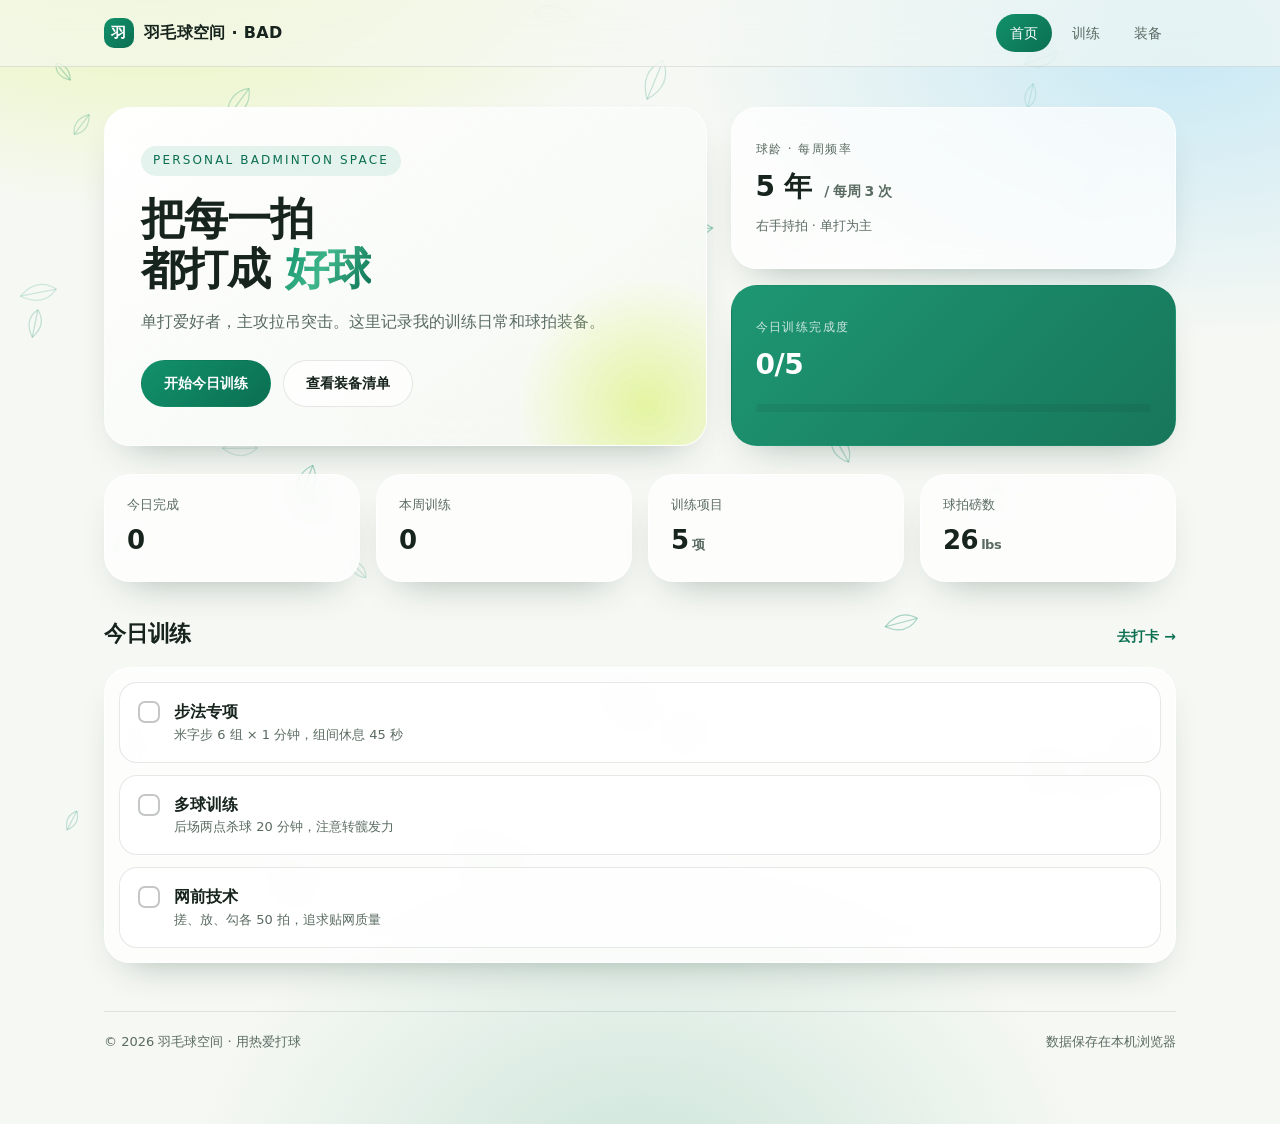
<file: index.html>
<!DOCTYPE html>
<html lang="zh-CN">
<head>
  <meta charset="UTF-8" />
  <meta name="viewport" content="width=device-width, initial-scale=1.0" />
  <title>个人羽毛球空间</title>
  <link rel="stylesheet" href="assets/css/style.css" />
</head>
<body data-page="index">
  <canvas id="bg-canvas"></canvas>

  <header class="nav">
    <div class="nav-inner">
      <a class="brand" href="index.html"><span class="dot">羽</span>羽毛球空间 · BAD</a>
      <nav class="nav-links">
        <a href="index.html">首页</a>
        <a href="training.html">训练</a>
        <a href="gear.html">装备</a>
      </nav>
    </div>
  </header>

  <main class="page">
    <section class="hero">
      <div class="card hero-main">
        <span class="eyebrow">Personal Badminton Space</span>
        <h1>把每一拍<br />都打成 <span class="accent">好球</span></h1>
        <p class="lead">单打爱好者，主攻拉吊突击。这里记录我的训练日常和球拍装备。</p>
        <div class="btn-row">
          <a class="btn btn-primary" href="training.html">开始今日训练</a>
          <a class="btn btn-ghost" href="gear.html">查看装备清单</a>
        </div>
      </div>

      <aside class="hero-side">
        <div class="card mini">
          <span class="label">球龄 · 每周频率</span>
          <div class="value">5 年 <small>/ 每周 3 次</small></div>
          <span class="hint">右手持拍 · 单打为主</span>
        </div>
        <div class="card mini accent">
          <span class="label">今日训练完成度</span>
          <div class="value" id="home-plan-progress">0/5</div>
          <div class="bar"><i id="home-plan-bar" style="width:0%"></i></div>
        </div>
      </aside>
    </section>

    <div class="grid-4">
      <div class="card stat">
        <div class="k">今日完成</div>
        <div class="v" id="stat-done">0<span>项</span></div>
      </div>
      <div class="card stat">
        <div class="k">本周训练</div>
        <div class="v" id="stat-week">0<span>天</span></div>
      </div>
      <div class="card stat">
        <div class="k">训练项目</div>
        <div class="v">5<span>项</span></div>
      </div>
      <div class="card stat">
        <div class="k">球拍磅数</div>
        <div class="v">26<span>lbs</span></div>
      </div>
    </div>

    <div class="section-head">
      <h2>今日训练</h2>
      <a class="link" href="training.html">去打卡 →</a>
    </div>
    <div class="card" style="overflow:hidden">
      <div class="plan-list" id="home-plan-list" style="padding:14px"></div>
    </div>

    <footer>
      <span>© 2026 羽毛球空间 · 用热爱打球</span>
      <span>数据保存在本机浏览器</span>
    </footer>
  </main>

  <script src="assets/js/store.js"></script>
  <script src="assets/js/main.js"></script>
</body>
</html>
</file>
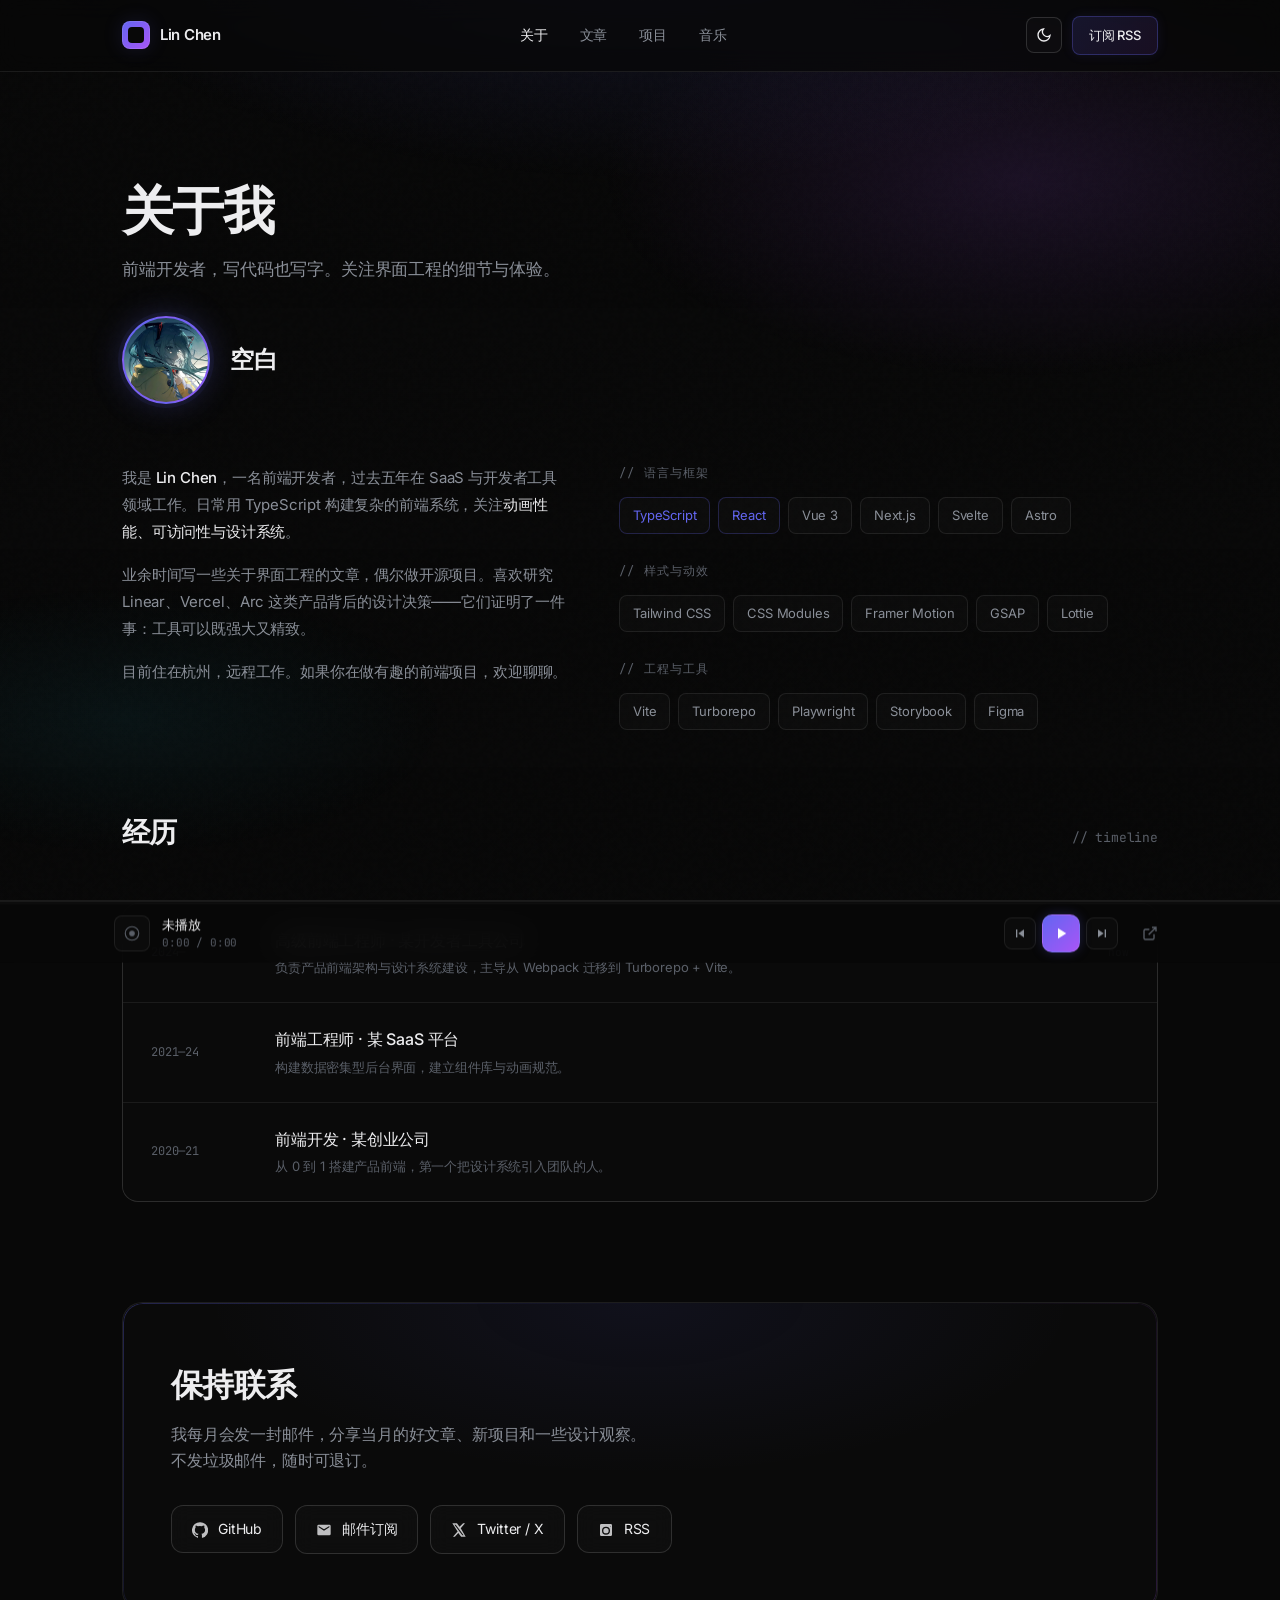
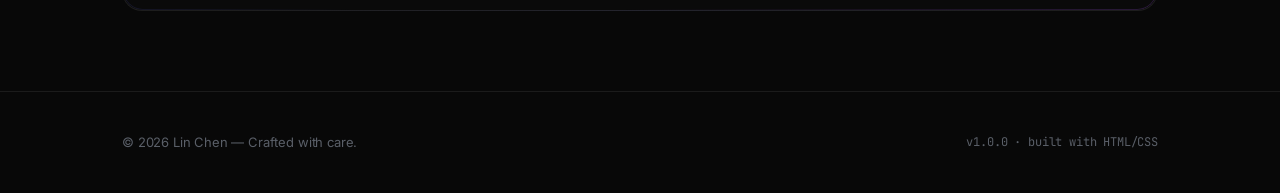
<file: about.html>
<!DOCTYPE html>
<html lang="zh-CN">
<head>
<meta charset="UTF-8">
<meta name="viewport" content="width=device-width, initial-scale=1.0">
<title>关于 — Lin Chen</title>
<link rel="preconnect" href="https://fonts.googleapis.com">
<link rel="preconnect" href="https://fonts.gstatic.com" crossorigin>
<link href="https://fonts.googleapis.com/css2?family=Inter:wght@300;400;500;600;700&family=JetBrains+Mono:wght@400;500&display=swap" rel="stylesheet">
<link rel="stylesheet" href="style.css">
<script>(function(){var t=localStorage.getItem('theme')||'dark';document.documentElement.setAttribute('data-theme',t);})();</script>
</head>
<body>

<div class="bg-scroll">
  <div class="bg-slide" style="background-image:url('img/背景.jpg')"></div>
  <div class="bg-slide" style="background-image:url('img/背景 (1).jpg')"></div>
  <div class="bg-slide" style="background-image:url('img/背景 (2).jpg')"></div>
  <div class="bg-slide" style="background-image:url('img/背景 (3).jpg')"></div>
  <div class="bg-slide" style="background-image:url('img/背景 (4).jpg')"></div>
  <div class="bg-slide" style="background-image:url('img/背景 (5).jpg')"></div>
  <div class="bg-slide" style="background-image:url('img/背景 (6).jpg')"></div>
  <div class="bg-slide" style="background-image:url('img/背景 (7).jpg')"></div>
</div>
<div class="bg-overlay"></div>

<nav class="nav">
  <div class="nav-inner">
    <a href="index.html" class="logo">
      <span class="logo-mark"></span>
      <span>Lin Chen</span>
    </a>
    <div class="nav-links">
      <a href="about.html" class="active">关于</a>
      <a href="posts.html">文章</a>
      <a href="projects.html">项目</a>
      <a href="music.html">音乐</a>

    </div>
    <div class="nav-right">
      <button class="theme-toggle" onclick="toggleTheme()" aria-label="切换主题">
        <svg class="moon" viewBox="0 0 24 24" fill="none" stroke="currentColor" stroke-width="2" stroke-linecap="round"><path d="M21 12.8A9 9 0 1 1 11.2 3a7 7 0 0 0 9.8 9.8z"/></svg>
        <svg class="sun" viewBox="0 0 24 24" fill="none" stroke="currentColor" stroke-width="2" stroke-linecap="round"><circle cx="12" cy="12" r="4"/><path d="M12 2v2M12 20v2M4.9 4.9l1.4 1.4M17.7 17.7l1.4 1.4M2 12h2M20 12h2M4.9 19.1l1.4-1.4M17.7 6.3l1.4-1.4"/></svg>
      </button>
      <a href="about.html#contact" class="nav-cta">订阅 RSS</a>
    </div>
  </div>
</nav>

<main>

  <section class="page-head">
    <div class="crumb">
      <a href="index.html"></a>
    </div>
    <h1>关于我</h1>
    <p class="sub">前端开发者，写代码也写字。关注界面工程的细节与体验。</p>
    <div style="display:flex;align-items:center;gap:20px;margin-top:32px;">
      <img src="img/头像.jpg" alt="Lin Chen" class="avatar lg ring">
      <span style="font-size:24px;font-weight:600;letter-spacing:-0.02em;color:var(--text);">空白</span>
    </div>
  </section>

  <section class="about reveal" id="about" style="margin-bottom: 80px;">
    <div class="about-grid">
      <div class="about-text">
        <p>我是 <strong>Lin Chen</strong>，一名前端开发者，过去五年在 SaaS 与开发者工具领域工作。日常用 TypeScript 构建复杂的前端系统，关注<strong>动画性能、可访问性与设计系统</strong>。</p>
        <p>业余时间写一些关于界面工程的文章，偶尔做开源项目。喜欢研究 Linear、Vercel、Arc 这类产品背后的设计决策——它们证明了一件事：工具可以既强大又精致。</p>
        <p>目前住在杭州，远程工作。如果你在做有趣的前端项目，欢迎聊聊。</p>
      </div>
      <div class="skill-groups">
        <div class="skill-group">
          <div class="sg-title">// 语言与框架</div>
          <div class="skill-tags">
            <span class="tag hot">TypeScript</span>
            <span class="tag hot">React</span>
            <span class="tag">Vue 3</span>
            <span class="tag">Next.js</span>
            <span class="tag">Svelte</span>
            <span class="tag">Astro</span>
          </div>
        </div>
        <div class="skill-group">
          <div class="sg-title">// 样式与动效</div>
          <div class="skill-tags">
            <span class="tag">Tailwind CSS</span>
            <span class="tag">CSS Modules</span>
            <span class="tag">Framer Motion</span>
            <span class="tag">GSAP</span>
            <span class="tag">Lottie</span>
          </div>
        </div>
        <div class="skill-group">
          <div class="sg-title">// 工程与工具</div>
          <div class="skill-tags">
            <span class="tag">Vite</span>
            <span class="tag">Turborepo</span>
            <span class="tag">Playwright</span>
            <span class="tag">Storybook</span>
            <span class="tag">Figma</span>
          </div>
        </div>
      </div>
    </div>
  </section>

  <section class="reveal" style="margin-bottom: 100px;">
    <div class="section-head">
      <h2>经历</h2>
      <span class="meta">// timeline</span>
    </div>
    <div class="post-list">
      <div class="post" style="cursor:default;">
        <span class="date">2024—</span>
        <div class="body">
          <div class="title">高级前端工程师 · 某开发者工具公司</div>
          <div class="desc">负责产品前端架构与设计系统建设，主导从 Webpack 迁移到 Turborepo + Vite。</div>
        </div>
        <span class="arrow mono" style="font-size:11px;color:var(--text-dim);">now</span>
      </div>
      <div class="post" style="cursor:default;">
        <span class="date">2021—24</span>
        <div class="body">
          <div class="title">前端工程师 · 某 SaaS 平台</div>
          <div class="desc">构建数据密集型后台界面，建立组件库与动画规范。</div>
        </div>
        <span class="arrow"></span>
      </div>
      <div class="post" style="cursor:default;">
        <span class="date">2020—21</span>
        <div class="body">
          <div class="title">前端开发 · 某创业公司</div>
          <div class="desc">从 0 到 1 搭建产品前端，第一个把设计系统引入团队的人。</div>
        </div>
        <span class="arrow"></span>
      </div>
    </div>
  </section>

  <section class="contact reveal" id="contact">
    <h2>保持联系</h2>
    <p>我每月会发一封邮件，分享当月的好文章、新项目和一些设计观察。不发垃圾邮件，随时可退订。</p>
    <div class="socials">
      <a href="#" class="social">
        <svg class="ic" viewBox="0 0 24 24" fill="currentColor"><path d="M12 .3a12 12 0 0 0-3.8 23.4c.6.1.8-.3.8-.6v-2c-3.3.7-4-1.6-4-1.6-.6-1.4-1.3-1.8-1.3-1.8-1-.7.1-.7.1-.7 1.2.1 1.8 1.2 1.8 1.2 1 1.8 2.8 1.3 3.5 1 .1-.8.4-1.3.7-1.6-2.7-.3-5.5-1.3-5.5-6 0-1.3.5-2.4 1.2-3.2-.1-.3-.5-1.5.1-3.2 0 0 1-.3 3.3 1.2a11.5 11.5 0 0 1 6 0C17.3 5 18.3 5.3 18.3 5.3c.6 1.7.2 2.9.1 3.2.8.8 1.2 1.9 1.2 3.2 0 4.6-2.8 5.7-5.5 6 .4.4.8 1.1.8 2.2v3.3c0 .3.2.7.8.6A12 12 0 0 0 12 .3"/></svg>
        GitHub
      </a>
      <a href="#" class="social">
        <svg class="ic" viewBox="0 0 24 24" fill="currentColor"><path d="M20 4H4a2 2 0 0 0-2 2v12a2 2 0 0 0 2 2h16a2 2 0 0 0 2-2V6a2 2 0 0 0-2-2zm0 4-8 5-8-5V6l8 5 8-5v2z"/></svg>
        邮件订阅
      </a>
      <a href="#" class="social">
        <svg class="ic" viewBox="0 0 24 24" fill="currentColor"><path d="M18.2 2H21l-6.4 7.3L22 22h-6.8l-4.3-5.6L5.8 22H3l6.9-7.9L2 2h6.9l3.9 5.2L18.2 2zm-1.2 18h1.9L7.1 4H5.1l11.9 16z"/></svg>
        Twitter / X
      </a>
      <a href="#" class="social">
        <svg class="ic" viewBox="0 0 24 24" fill="currentColor"><path d="M19 3a2 2 0 0 1 2 2v14a2 2 0 0 1-2 2H5a2 2 0 0 1-2-2V5a2 2 0 0 1 2-2h14m-7 4a6 6 0 1 0 0 12 6 6 0 0 0 0-12m0 2a4 4 0 1 1 0 8 4 4 0 0 1 0-8m6.5-3a.5.5 0 1 0 0 1 .5.5 0 0 0 0-1z"/></svg>
        RSS
      </a>
    </div>
  </section>

</main>

<footer>
  <div class="footer-inner">
    <span>© 2026 Lin Chen — Crafted with care.</span>
    <span class="mono">v1.0.0 · built with HTML/CSS</span>
  </div>
</footer>

<script src="player.js"></script>
<script>
  // 背景动画跨页面延续
  (function() {
    var D = 48000, slides = document.querySelectorAll('.bg-slide');
    if (!slides.length) return;
    var start = parseFloat(localStorage.getItem('bgAnimStart'));
    var now = Date.now();
    if (!start || isNaN(start)) { start = now; localStorage.setItem('bgAnimStart', String(start)); }
    var off = ((now - start) % D) / 1000;
    var base = [0, -6, -12, -18, -24, -30, -36, -42];
    slides.forEach(function(s, i) { s.style.animationDelay = (base[i] - off) + 's'; });
  })();

  const io = new IntersectionObserver((entries) => {
    entries.forEach(e => { if (e.isIntersecting) { e.target.classList.add('in'); io.unobserve(e.target); } });
  }, { threshold: 0.12 });
  document.querySelectorAll('.reveal').forEach(el => io.observe(el));
  let down = false;
  window.addEventListener('scroll', () => {
    const next = window.scrollY > 20;
    if (next !== down) {
      down = next;
      document.body.classList.toggle('scrolled', down);
    }
  }, { passive: true });

  function toggleTheme() {
    const cur = document.documentElement.getAttribute('data-theme');
    const next = cur === 'light' ? 'dark' : 'light';
    document.documentElement.setAttribute('data-theme', next);
    localStorage.setItem('theme', next);
  }
</script>

</body>
</html>
</file>
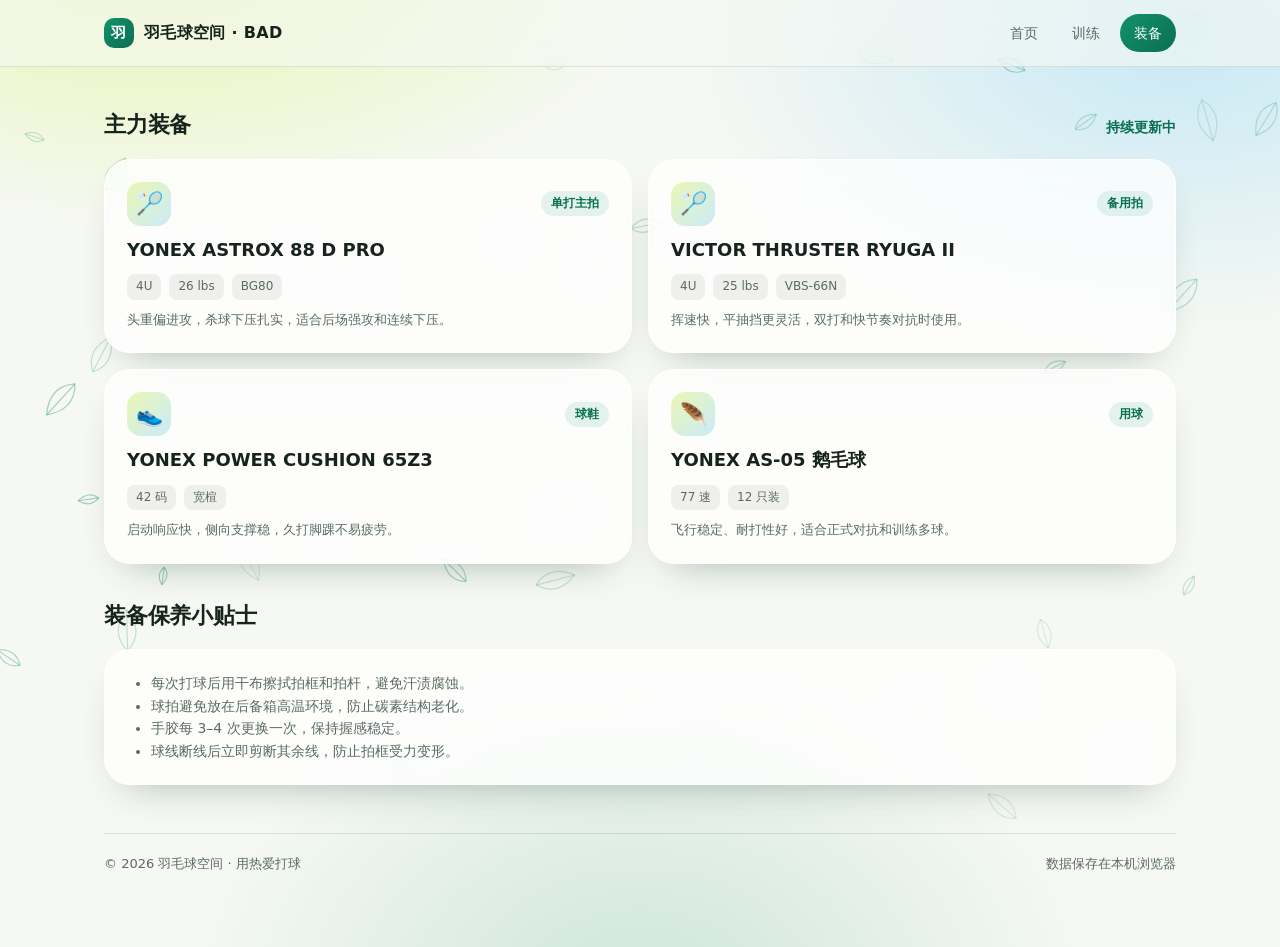
<file: gear.html>
<!DOCTYPE html>
<html lang="zh-CN">
<head>
  <meta charset="UTF-8" />
  <meta name="viewport" content="width=device-width, initial-scale=1.0" />
  <title>装备清单 · 羽毛球空间</title>
  <link rel="stylesheet" href="assets/css/style.css" />
</head>
<body data-page="gear">
  <canvas id="bg-canvas"></canvas>

  <header class="nav">
    <div class="nav-inner">
      <a class="brand" href="index.html"><span class="dot">羽</span>羽毛球空间 · BAD</a>
      <nav class="nav-links">
        <a href="index.html">首页</a>
        <a href="training.html">训练</a>
        <a href="gear.html">装备</a>
      </nav>
    </div>
  </header>

  <main class="page">
    <div class="section-head" style="margin-top:0">
      <h2>主力装备</h2>
      <span class="link">持续更新中</span>
    </div>

    <div class="grid-2">
      <div class="card gear-card">
        <div class="head">
          <div class="emoji-badge">🏸</div>
          <span class="tag">单打主拍</span>
        </div>
        <div class="name">YONEX ASTROX 88 D PRO</div>
        <div class="spec"><span>4U</span><span>26 lbs</span><span>BG80</span></div>
        <p>头重偏进攻，杀球下压扎实，适合后场强攻和连续下压。</p>
      </div>

      <div class="card gear-card">
        <div class="head">
          <div class="emoji-badge">🏸</div>
          <span class="tag">备用拍</span>
        </div>
        <div class="name">VICTOR THRUSTER RYUGA II</div>
        <div class="spec"><span>4U</span><span>25 lbs</span><span>VBS-66N</span></div>
        <p>挥速快，平抽挡更灵活，双打和快节奏对抗时使用。</p>
      </div>

      <div class="card gear-card">
        <div class="head">
          <div class="emoji-badge">👟</div>
          <span class="tag">球鞋</span>
        </div>
        <div class="name">YONEX POWER CUSHION 65Z3</div>
        <div class="spec"><span>42 码</span><span>宽楦</span></div>
        <p>启动响应快，侧向支撑稳，久打脚踝不易疲劳。</p>
      </div>

      <div class="card gear-card">
        <div class="head">
          <div class="emoji-badge">🪶</div>
          <span class="tag">用球</span>
        </div>
        <div class="name">YONEX AS-05 鹅毛球</div>
        <div class="spec"><span>77 速</span><span>12 只装</span></div>
        <p>飞行稳定、耐打性好，适合正式对抗和训练多球。</p>
      </div>
    </div>

    <div class="section-head">
      <h2>装备保养小贴士</h2>
    </div>
    <div class="card" style="padding:22px 26px">
      <ul style="margin:0; padding-left:20px; color:var(--ink-soft); font-size:14px">
        <li>每次打球后用干布擦拭拍框和拍杆，避免汗渍腐蚀。</li>
        <li>球拍避免放在后备箱高温环境，防止碳素结构老化。</li>
        <li>手胶每 3–4 次更换一次，保持握感稳定。</li>
        <li>球线断线后立即剪断其余线，防止拍框受力变形。</li>
      </ul>
    </div>

    <footer>
      <span>© 2026 羽毛球空间 · 用热爱打球</span>
      <span>数据保存在本机浏览器</span>
    </footer>
  </main>

  <script src="assets/js/store.js"></script>
  <script src="assets/js/main.js"></script>
</body>
</html>
</file>
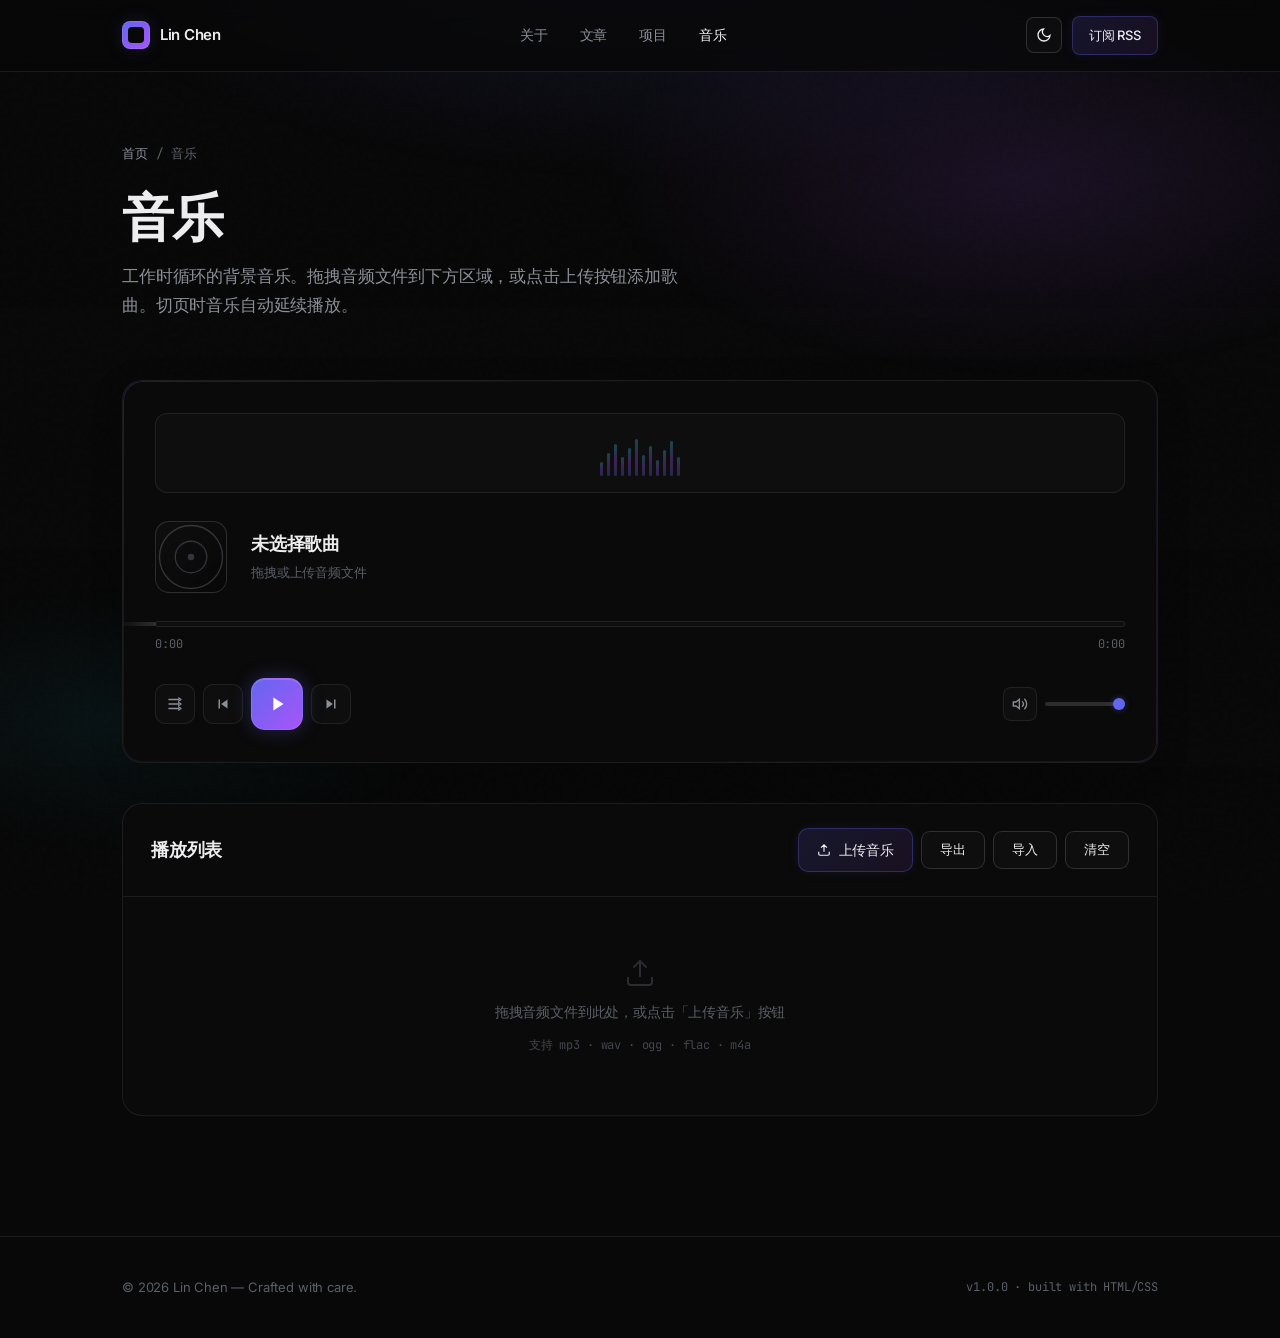
<file: music.html>
<!DOCTYPE html>
<html lang="zh-CN">
<head>
<meta charset="UTF-8">
<meta name="viewport" content="width=device-width, initial-scale=1.0">
<title>音乐 — Lin Chen</title>
<link rel="preconnect" href="https://fonts.googleapis.com">
<link rel="preconnect" href="https://fonts.gstatic.com" crossorigin>
<link href="https://fonts.googleapis.com/css2?family=Inter:wght@300;400;500;600;700&family=JetBrains+Mono:wght@400;500&display=swap" rel="stylesheet">
<link rel="stylesheet" href="style.css">
<script>(function(){var t=localStorage.getItem('theme')||'dark';document.documentElement.setAttribute('data-theme',t);})();</script>
</head>
<body>

<div class="bg-scroll">
  <div class="bg-slide" style="background-image:url('img/背景.jpg')"></div>
  <div class="bg-slide" style="background-image:url('img/背景 (1).jpg')"></div>
  <div class="bg-slide" style="background-image:url('img/背景 (2).jpg')"></div>
  <div class="bg-slide" style="background-image:url('img/背景 (3).jpg')"></div>
  <div class="bg-slide" style="background-image:url('img/背景 (4).jpg')"></div>
  <div class="bg-slide" style="background-image:url('img/背景 (5).jpg')"></div>
  <div class="bg-slide" style="background-image:url('img/背景 (6).jpg')"></div>
  <div class="bg-slide" style="background-image:url('img/背景 (7).jpg')"></div>
</div>
<div class="bg-overlay"></div>

<nav class="nav">
  <div class="nav-inner">
    <a href="index.html" class="logo">
      <span class="logo-mark"></span>
      <span>Lin Chen</span>
    </a>
    <div class="nav-links">
      <a href="about.html">关于</a>
      <a href="posts.html">文章</a>
      <a href="projects.html">项目</a>
      <a href="music.html" class="active">音乐</a>

    </div>
    <div class="nav-right">
      <button class="theme-toggle" onclick="toggleTheme()" aria-label="切换主题">
        <svg class="moon" viewBox="0 0 24 24" fill="none" stroke="currentColor" stroke-width="2" stroke-linecap="round"><path d="M21 12.8A9 9 0 1 1 11.2 3a7 7 0 0 0 9.8 9.8z"/></svg>
        <svg class="sun" viewBox="0 0 24 24" fill="none" stroke="currentColor" stroke-width="2" stroke-linecap="round"><circle cx="12" cy="12" r="4"/><path d="M12 2v2M12 20v2M4.9 4.9l1.4 1.4M17.7 17.7l1.4 1.4M2 12h2M20 12h2M4.9 19.1l1.4-1.4M17.7 6.3l1.4-1.4"/></svg>
      </button>
      <a href="about.html#contact" class="nav-cta">订阅 RSS</a>
    </div>
  </div>
</nav>

<main>

  <section class="page-head">
    <div class="crumb">
      <a href="index.html">首页</a> / 音乐
    </div>
    <h1>音乐</h1>
    <p class="sub">工作时循环的背景音乐。拖拽音频文件到下方区域，或点击上传按钮添加歌曲。切页时音乐自动延续播放。</p>
  </section>

  <section class="music-page reveal">
    <div class="player-card">

      <div class="visualizer-wrap">
        <canvas id="viz" class="visualizer"></canvas>
        <div class="viz-fallback" id="vizFallback">
          <span class="vf-bar"></span><span class="vf-bar"></span><span class="vf-bar"></span>
          <span class="vf-bar"></span><span class="vf-bar"></span><span class="vf-bar"></span>
          <span class="vf-bar"></span><span class="vf-bar"></span><span class="vf-bar"></span>
          <span class="vf-bar"></span><span class="vf-bar"></span><span class="vf-bar"></span>
        </div>
      </div>

      <div class="now-playing">
        <div class="album-art" id="albumArt">
          <svg viewBox="0 0 80 80" fill="none" stroke="currentColor" stroke-width="1.5" opacity="0.5">
            <circle cx="40" cy="40" r="36"/>
            <circle cx="40" cy="40" r="18"/>
            <circle cx="40" cy="40" r="3" fill="currentColor"/>
          </svg>
        </div>
        <div class="np-info">
          <div class="np-title" id="npTitle">未选择歌曲</div>
          <div class="np-artist" id="npArtist">拖拽或上传音频文件</div>
        </div>
      </div>

      <div class="progress-section">
        <div class="progress-bar" id="progressBar">
          <div class="progress-fill" id="progressFill"></div>
          <div class="progress-thumb" id="progressThumb"></div>
        </div>
        <div class="time-display">
          <span id="curTime">0:00</span>
          <span id="totTime">0:00</span>
        </div>
      </div>

      <div class="player-controls">
        <div class="ctrl-group">
          <button class="ctrl-btn" id="btnPlayMode" onclick="MusicPlayer.togglePlayMode()" title="顺序播放">
            <svg class="mode-seq" viewBox="0 0 24 24" fill="none" stroke="currentColor" stroke-width="2" stroke-linecap="round" stroke-linejoin="round"><path d="M4 6h13M4 12h13M4 18h13"/><path d="M17 4l3 2-3 2M17 10l3 2-3 2M17 16l3 2-3 2"/></svg>
            <svg class="mode-one" viewBox="0 0 24 24" fill="none" stroke="currentColor" stroke-width="2" stroke-linecap="round" stroke-linejoin="round" style="display:none"><path d="M17 1l4 4-4 4M3 11V9a4 4 0 0 1 4-4h14M7 23l-4-4 4-4M21 13v2a4 4 0 0 1-4 4H3"/><circle cx="12" cy="14.5" r="1.2" fill="currentColor" stroke="none"/></svg>
            <svg class="mode-shuffle" viewBox="0 0 24 24" fill="none" stroke="currentColor" stroke-width="2" stroke-linecap="round" stroke-linejoin="round" style="display:none"><path d="M16 3h5v5M4 20L21 3M21 16v5h-5M15 15l6 6M4 4l5 5"/></svg>
          </button>
          <button class="ctrl-btn" onclick="MusicPlayer.prev()" title="上一首">
            <svg viewBox="0 0 24 24" fill="currentColor"><path d="M6 6h2v12H6zm3.5 6l8.5 6V6z"/></svg>
          </button>
          <button class="ctrl-btn play" id="btnPlay" onclick="MusicPlayer.togglePlay()" title="播放/暂停">
            <svg class="play-icon" viewBox="0 0 24 24" fill="currentColor"><path d="M8 5v14l11-7z"/></svg>
            <svg class="pause-icon" viewBox="0 0 24 24" fill="currentColor" style="display:none"><path d="M6 4h4v16H6zm8 0h4v16h-4z"/></svg>
          </button>
          <button class="ctrl-btn" onclick="MusicPlayer.next()" title="下一首">
            <svg viewBox="0 0 24 24" fill="currentColor"><path d="M16 6h2v12h-2zM6 18l8.5-6L6 6z"/></svg>
          </button>

        </div>
        <div class="volume-control">
          <button class="ctrl-btn sm" id="btnMute" onclick="MusicPlayer.toggleMute()" title="静音">
            <svg class="vol-icon" viewBox="0 0 24 24" fill="none" stroke="currentColor" stroke-width="2" stroke-linecap="round"><path d="M11 5L6 9H2v6h4l5 4V5z"/><path d="M19.07 4.93a10 10 0 0 1 0 14.14M15.54 8.46a5 5 0 0 1 0 7.07"/></svg>
            <svg class="mute-icon" viewBox="0 0 24 24" fill="none" stroke="currentColor" stroke-width="2" stroke-linecap="round" style="display:none"><path d="M11 5L6 9H2v6h4l5 4V5z"/><path d="M23 9l-6 6M17 9l6 6"/></svg>
          </button>
          <input type="range" class="volume-slider" id="volSlider" min="0" max="100" value="75">
        </div>
      </div>

    </div>

    <div class="playlist-section">
      <div class="playlist-head">
        <h2>播放列表</h2>
        <div class="playlist-actions">
          <label class="btn-add" style="cursor:pointer;">
            <svg width="14" height="14" viewBox="0 0 24 24" fill="none" stroke="currentColor" stroke-width="2"><path d="M21 15v4a2 2 0 0 1-2 2H5a2 2 0 0 1-2-2v-4M17 8l-5-5-5 5M12 3v12"/></svg>
            上传音乐
            <input type="file" accept="audio/*" multiple style="display:none" id="fileInput">
          </label>
          <button class="btn-cancel" onclick="exportPlaylist()" title="导出播放列表到文件">导出</button>
          <button class="btn-cancel" onclick="document.getElementById('importInput').click()" title="从文件导入播放列表">导入</button>
          <input type="file" accept=".json" style="display:none" id="importInput" onchange="importPlaylist(this.files[0])">
          <button class="btn-cancel" onclick="MusicPlayer.clearPlaylist()" title="清空列表">清空</button>
        </div>
      </div>
      <div class="upload-zone" id="uploadZone">
        <svg viewBox="0 0 24 24" fill="none" stroke="currentColor" stroke-width="1.5" width="32" height="32" opacity="0.4"><path d="M21 15v4a2 2 0 0 1-2 2H5a2 2 0 0 1-2-2v-4M17 8l-5-5-5 5M12 3v12"/></svg>
        <p>拖拽音频文件到此处，或点击「上传音乐」按钮</p>
        <span class="mono">支持 mp3 · wav · ogg · flac · m4a</span>
      </div>
      <div class="playlist" id="playlist"></div>
    </div>

  </section>

</main>

<footer>
  <div class="footer-inner">
    <span>© 2026 Lin Chen — Crafted with care.</span>
    <span class="mono">v1.0.0 · built with HTML/CSS</span>
  </div>
</footer>

<div class="drop-overlay" id="dropOverlay">
  <div class="drop-inner">
    <svg viewBox="0 0 24 24" fill="none" stroke="currentColor" stroke-width="1.5" width="48" height="48"><path d="M21 15v4a2 2 0 0 1-2 2H5a2 2 0 0 1-2-2v-4M17 8l-5-5-5 5M12 3v12"/></svg>
    <p>松开以添加音乐文件</p>
  </div>
</div>

<script src="player.js"></script>
<script>
  // 背景动画跨页面延续
  (function() {
    var D = 48000, slides = document.querySelectorAll('.bg-slide');
    if (!slides.length) return;
    var start = parseFloat(localStorage.getItem('bgAnimStart'));
    var now = Date.now();
    if (!start || isNaN(start)) { start = now; localStorage.setItem('bgAnimStart', String(start)); }
    var off = ((now - start) % D) / 1000;
    var base = [0, -6, -12, -18, -24, -30, -36, -42];
    slides.forEach(function(s, i) { s.style.animationDelay = (base[i] - off) + 's'; });
  })();

  const io = new IntersectionObserver((entries) => {
    entries.forEach(e => { if (e.isIntersecting) { e.target.classList.add('in'); io.unobserve(e.target); } });
  }, { threshold: 0.12 });
  document.querySelectorAll('.reveal').forEach(el => io.observe(el));
  let down = false;
  window.addEventListener('scroll', () => {
    const next = window.scrollY > 20;
    if (next !== down) { down = next; document.body.classList.toggle('scrolled', down); }
  }, { passive: true });

  function toggleTheme() {
    const cur = document.documentElement.getAttribute('data-theme');
    const next = cur === 'light' ? 'dark' : 'light';
    document.documentElement.setAttribute('data-theme', next);
    localStorage.setItem('theme', next);
  }

  // ============ 音乐播放器 UI（基于 MusicPlayer） ============
  var MP = window.MusicPlayer;
  var audio = MP.audio;

  var npTitle = document.getElementById('npTitle');
  var npArtist = document.getElementById('npArtist');
  var albumArt = document.getElementById('albumArt');
  var progressBar = document.getElementById('progressBar');
  var progressFill = document.getElementById('progressFill');
  var progressThumb = document.getElementById('progressThumb');
  var curTimeEl = document.getElementById('curTime');
  var totTimeEl = document.getElementById('totTime');
  var btnPlay = document.getElementById('btnPlay');
  var playIcon = btnPlay.querySelector('.play-icon');
  var pauseIcon = btnPlay.querySelector('.pause-icon');
  var btnPlayMode = document.getElementById('btnPlayMode');
  var volSlider = document.getElementById('volSlider');
  var playlistEl = document.getElementById('playlist');
  var uploadZone = document.getElementById('uploadZone');
  var dropOverlay = document.getElementById('dropOverlay');
  var vizCanvas = document.getElementById('viz');
  var vizFallback = document.getElementById('vizFallback');

  function escapeHtml(s) {
    return s.replace(/&/g, '&amp;').replace(/</g, '&lt;').replace(/>/g, '&gt;').replace(/"/g, '&quot;');
  }

  function updatePlayerUI() {
    var tracks = MP.tracks;
    var idx = MP.currentIdx;

    if (idx >= 0 && tracks[idx]) {
      npTitle.textContent = tracks[idx].name;
      npArtist.textContent = '本地音频 · ' + (tracks[idx].size / 1024 / 1024).toFixed(1) + ' MB';
    } else {
      npTitle.textContent = '未选择歌曲';
      npArtist.textContent = '拖拽或上传音频文件';
    }

    if (audio.paused) { playIcon.style.display = 'block'; pauseIcon.style.display = 'none'; albumArt.classList.remove('playing'); }
    else { playIcon.style.display = 'none'; pauseIcon.style.display = 'block'; albumArt.classList.add('playing'); }

    if (audio.duration && isFinite(audio.duration)) {
      var pct = (audio.currentTime / audio.duration) * 100;
      progressFill.style.width = pct + '%';
      progressThumb.style.left = pct + '%';
      curTimeEl.textContent = MP.formatTime(audio.currentTime);
      totTimeEl.textContent = MP.formatTime(audio.duration);
    } else {
      progressFill.style.width = '0%';
      progressThumb.style.left = '0%';
      curTimeEl.textContent = '0:00';
      totTimeEl.textContent = '0:00';
    }

    var pm = MP.playMode;
    btnPlayMode.classList.toggle('active', pm > 0);
    btnPlayMode.title = pm === 0 ? '顺序播放' : pm === 1 ? '单曲循环' : '随机播放';
    btnPlayMode.querySelector('.mode-seq').style.display = pm === 0 ? '' : 'none';
    btnPlayMode.querySelector('.mode-one').style.display = pm === 1 ? '' : 'none';
    btnPlayMode.querySelector('.mode-shuffle').style.display = pm === 2 ? '' : 'none';

    var v = MP.muted ? 0 : MP.volume;
    volSlider.value = Math.round(v * 100);
    document.querySelector('.vol-icon').style.display = (MP.muted || v === 0) ? 'none' : 'block';
    document.querySelector('.mute-icon').style.display = (MP.muted || v === 0) ? 'block' : 'none';
  }

  function renderPlaylist() {
    var tracks = MP.tracks;
    if (tracks.length === 0) {
      uploadZone.style.display = 'flex';
      playlistEl.innerHTML = '';
      return;
    }
    uploadZone.style.display = 'none';
    var html = '';
    for (var i = 0; i < tracks.length; i++) {
      var active = i === MP.currentIdx;
      var playing = active && !audio.paused;
      html += '<div class="playlist-item' + (active ? ' active' : '') + '" data-idx="' + i + '">';
      html += '<span class="pi-idx">' + (playing ? '♪' : (i + 1)) + '</span>';
      html += '<span class="pi-name">' + escapeHtml(tracks[i].name) + '</span>';
      html += '<span class="pi-size">' + (tracks[i].size / 1024 / 1024).toFixed(1) + ' MB</span>';
      html += '<button class="pi-del" data-del="' + i + '" title="移除">';
      html += '<svg viewBox="0 0 24 24" fill="none" stroke="currentColor" stroke-width="2" stroke-linecap="round"><path d="M18 6L6 18M6 6l12 12"/></svg>';
      html += '</button>';
      html += '</div>';
    }
    playlistEl.innerHTML = html;

    playlistEl.querySelectorAll('.playlist-item').forEach(function(item) {
      item.addEventListener('click', function(e) {
        if (e.target.closest('.pi-del')) return;
        var idx = parseInt(this.getAttribute('data-idx'));
        MP.loadTrack(idx);
        MP.play();
      });
    });
    playlistEl.querySelectorAll('.pi-del').forEach(function(btn) {
      btn.addEventListener('click', function(e) {
        e.stopPropagation();
        var idx = parseInt(this.getAttribute('data-del'));
        MP.delTrack(idx);
      });
    });
  }

  // 可视化
  function resizeViz() {
    var wrap = vizCanvas.parentElement;
    vizCanvas.width = wrap.offsetWidth;
    vizCanvas.height = wrap.offsetHeight;
  }
  resizeViz();
  window.addEventListener('resize', resizeViz);

  function drawViz() {
    requestAnimationFrame(drawViz);
    var ctx = vizCanvas.getContext('2d');
    var w = vizCanvas.width, h = vizCanvas.height;
    ctx.clearRect(0, 0, w, h);

    var analyser = MP.analyser;
    var dataArr = MP.dataArr;
    if (!analyser || audio.paused) return;

    analyser.getByteFrequencyData(dataArr);
    var bars = dataArr.length;
    var barW = w / bars;
    var gap = Math.max(1, barW * 0.3);

    for (var i = 0; i < bars; i++) {
      var v = dataArr[i] / 255;
      var barH = Math.max(2, v * h * 0.85);
      var x = i * barW;
      var y = h - barH;
      var grad = ctx.createLinearGradient(0, h, 0, y);
      grad.addColorStop(0, 'rgba(99, 102, 241, 0.9)');
      grad.addColorStop(0.5, 'rgba(168, 85, 247, 0.85)');
      grad.addColorStop(1, 'rgba(34, 211, 238, 0.8)');
      ctx.fillStyle = grad;
      ctx.fillRect(x + gap / 2, y, barW - gap, barH);
    }
  }
  drawViz();

  // 事件监听
  MP.on('play', function() {
    playIcon.style.display = 'none'; pauseIcon.style.display = 'block';
    albumArt.classList.add('playing');
    vizFallback.style.display = 'none'; vizCanvas.style.display = 'block';
    renderPlaylist();
  });
  MP.on('pause', function() {
    playIcon.style.display = 'block'; pauseIcon.style.display = 'none';
    albumArt.classList.remove('playing');
    renderPlaylist();
  });
  MP.on('timeupdate', function() {
    if (audio.duration && isFinite(audio.duration)) {
      var pct = (audio.currentTime / audio.duration) * 100;
      progressFill.style.width = pct + '%';
      progressThumb.style.left = pct + '%';
      curTimeEl.textContent = MP.formatTime(audio.currentTime);
    }
  });
  MP.on('loadedmetadata', function() {
    totTimeEl.textContent = MP.formatTime(audio.duration);
  });
  MP.on('trackchange', function() { updatePlayerUI(); });
  MP.on('playlistchange', function() { renderPlaylist(); updatePlayerUI(); });
  MP.on('statechange', function() { updatePlayerUI(); });
  MP.on('volumechange', function() { updatePlayerUI(); });
  MP.on('ctxready', function() {
    vizFallback.style.display = 'none'; vizCanvas.style.display = 'block';
  });
  MP.on('ready', function() { renderPlaylist(); updatePlayerUI(); });

  // 进度条拖拽
  var seeking = false;
  function seekTo(e) {
    var rect = progressBar.getBoundingClientRect();
    var cx = e.clientX || (e.touches && e.touches[0] && e.touches[0].clientX) || 0;
    var pct = Math.max(0, Math.min(1, (cx - rect.left) / rect.width));
    if (audio.duration && isFinite(audio.duration)) {
      audio.currentTime = pct * audio.duration;
      progressFill.style.width = (pct * 100) + '%';
      progressThumb.style.left = (pct * 100) + '%';
    }
  }
  progressBar.addEventListener('mousedown', function(e) { seeking = true; seekTo(e); });
  window.addEventListener('mousemove', function(e) { if (seeking) seekTo(e); });
  window.addEventListener('mouseup', function() { seeking = false; });

  // 音量
  volSlider.addEventListener('input', function() {
    MP.setVolume(volSlider.value / 100);
  });

  // 文件上传
  document.getElementById('fileInput').addEventListener('change', function(e) {
    MP.addFiles(e.target.files).then(function() { renderPlaylist(); updatePlayerUI(); });
    e.target.value = '';
  });

  // 拖拽
  var dragCount = 0;
  window.addEventListener('dragenter', function(e) { e.preventDefault(); dragCount++; dropOverlay.classList.add('open'); });
  window.addEventListener('dragleave', function(e) { e.preventDefault(); dragCount--; if (dragCount <= 0) { dragCount = 0; dropOverlay.classList.remove('open'); } });
  window.addEventListener('dragover', function(e) { e.preventDefault(); });
  window.addEventListener('drop', function(e) {
    e.preventDefault(); dragCount = 0; dropOverlay.classList.remove('open');
    if (e.dataTransfer && e.dataTransfer.files) {
      MP.addFiles(e.dataTransfer.files).then(function() { renderPlaylist(); updatePlayerUI(); });
    }
  });

  // 导出/导入播放列表
  function exportPlaylist() {
    MP.exportData().then(function(data) {
      if (!data.tracks || data.tracks.length === 0) { alert('播放列表为空'); return; }
      var json = JSON.stringify(data);
      var blob = new Blob([json], { type: 'application/json' });
      var url = URL.createObjectURL(blob);
      var a = document.createElement('a');
      a.href = url; a.download = 'playlist.json'; a.click();
      URL.revokeObjectURL(url);
    });
  }
  function importPlaylist(file) {
    if (!file) return;
    var reader = new FileReader();
    reader.onload = function() {
      try {
        var data = JSON.parse(reader.result);
        MP.importData(data).then(function() { renderPlaylist(); updatePlayerUI(); });
      } catch(e) { alert('无效的播放列表文件'); }
    };
    reader.readAsText(file);
  }

  // 键盘快捷键
  window.addEventListener('keydown', function(e) {
    if (e.target.tagName === 'INPUT') return;
    if (e.code === 'Space') { e.preventDefault(); MP.togglePlay(); }
    else if (e.code === 'ArrowRight' && e.shiftKey) MP.next();
    else if (e.code === 'ArrowLeft' && e.shiftKey) MP.prev();
    else if (e.code === 'ArrowUp' && e.shiftKey) { e.preventDefault(); MP.setVolume(Math.min(1, MP.volume + 0.05)); }
    else if (e.code === 'ArrowDown' && e.shiftKey) { e.preventDefault(); MP.setVolume(Math.max(0, MP.volume - 0.05)); }
  });
</script>

</body>
</html>
</file>
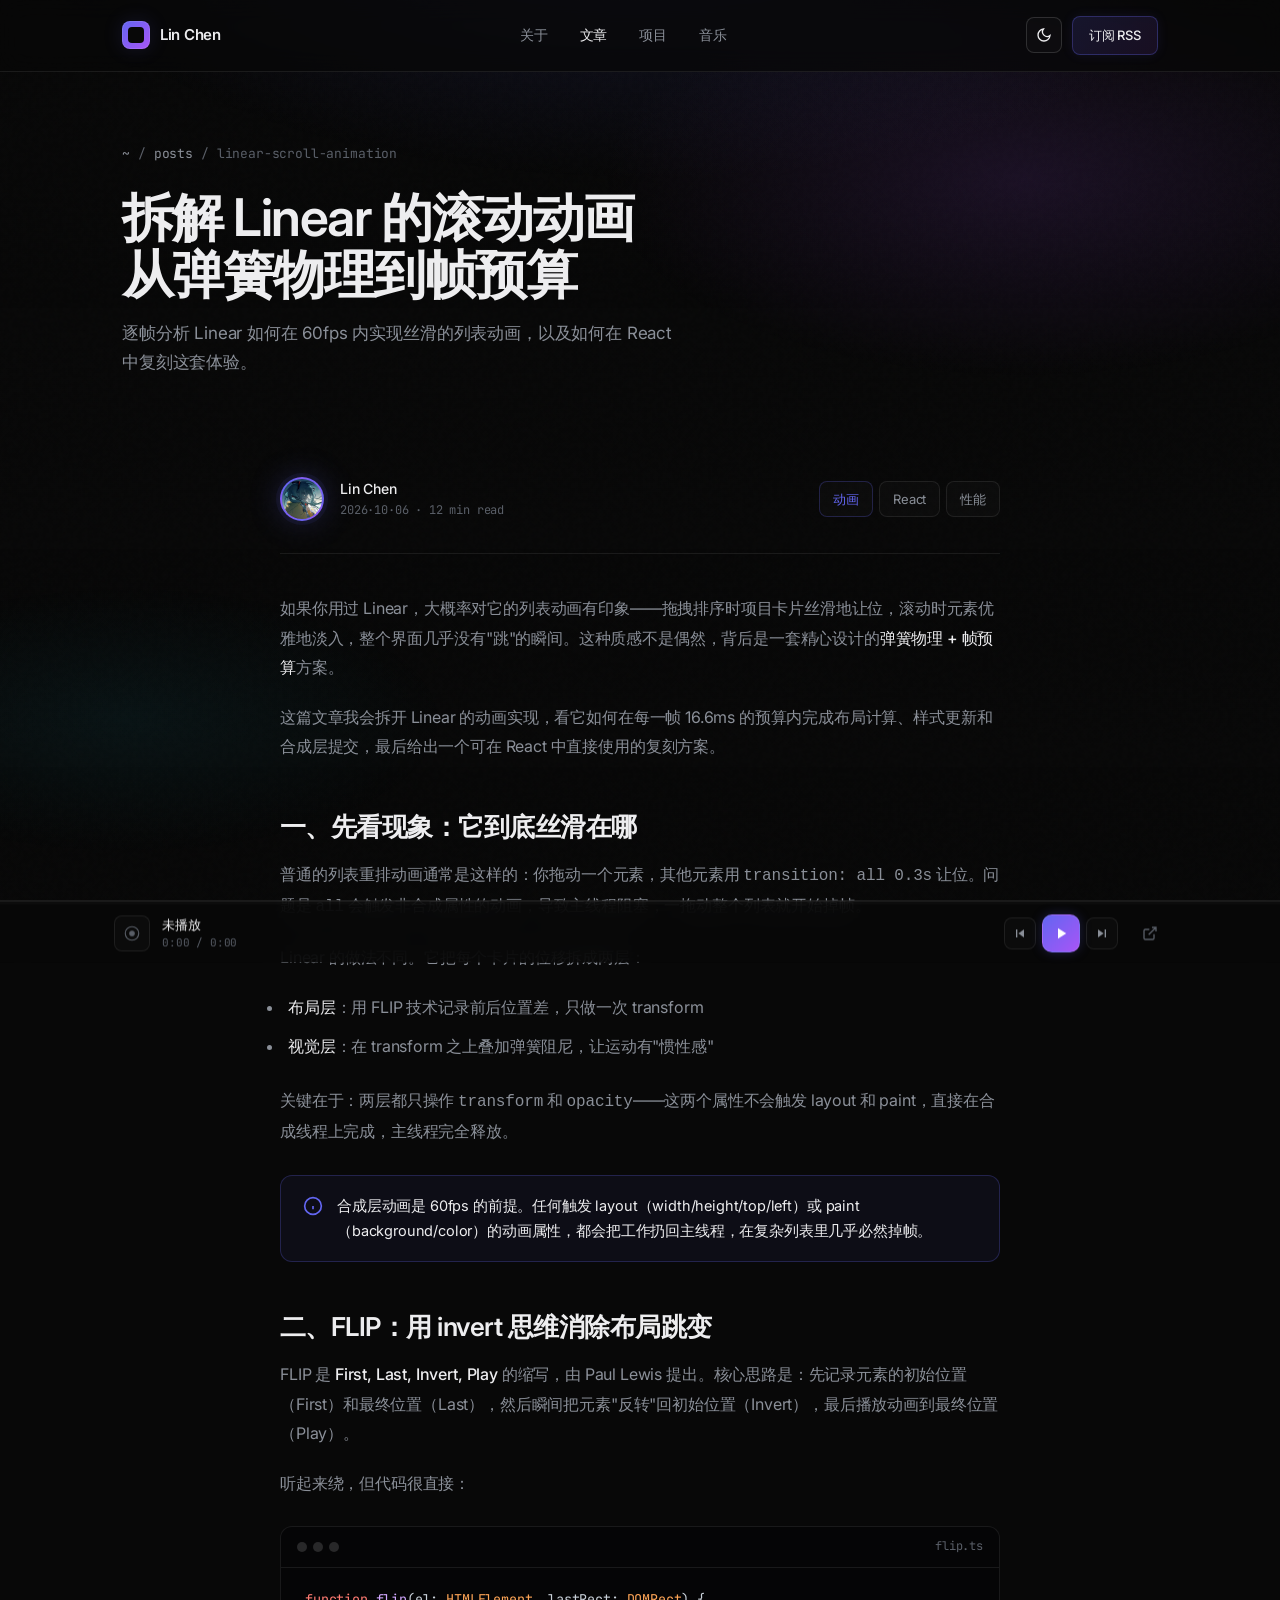
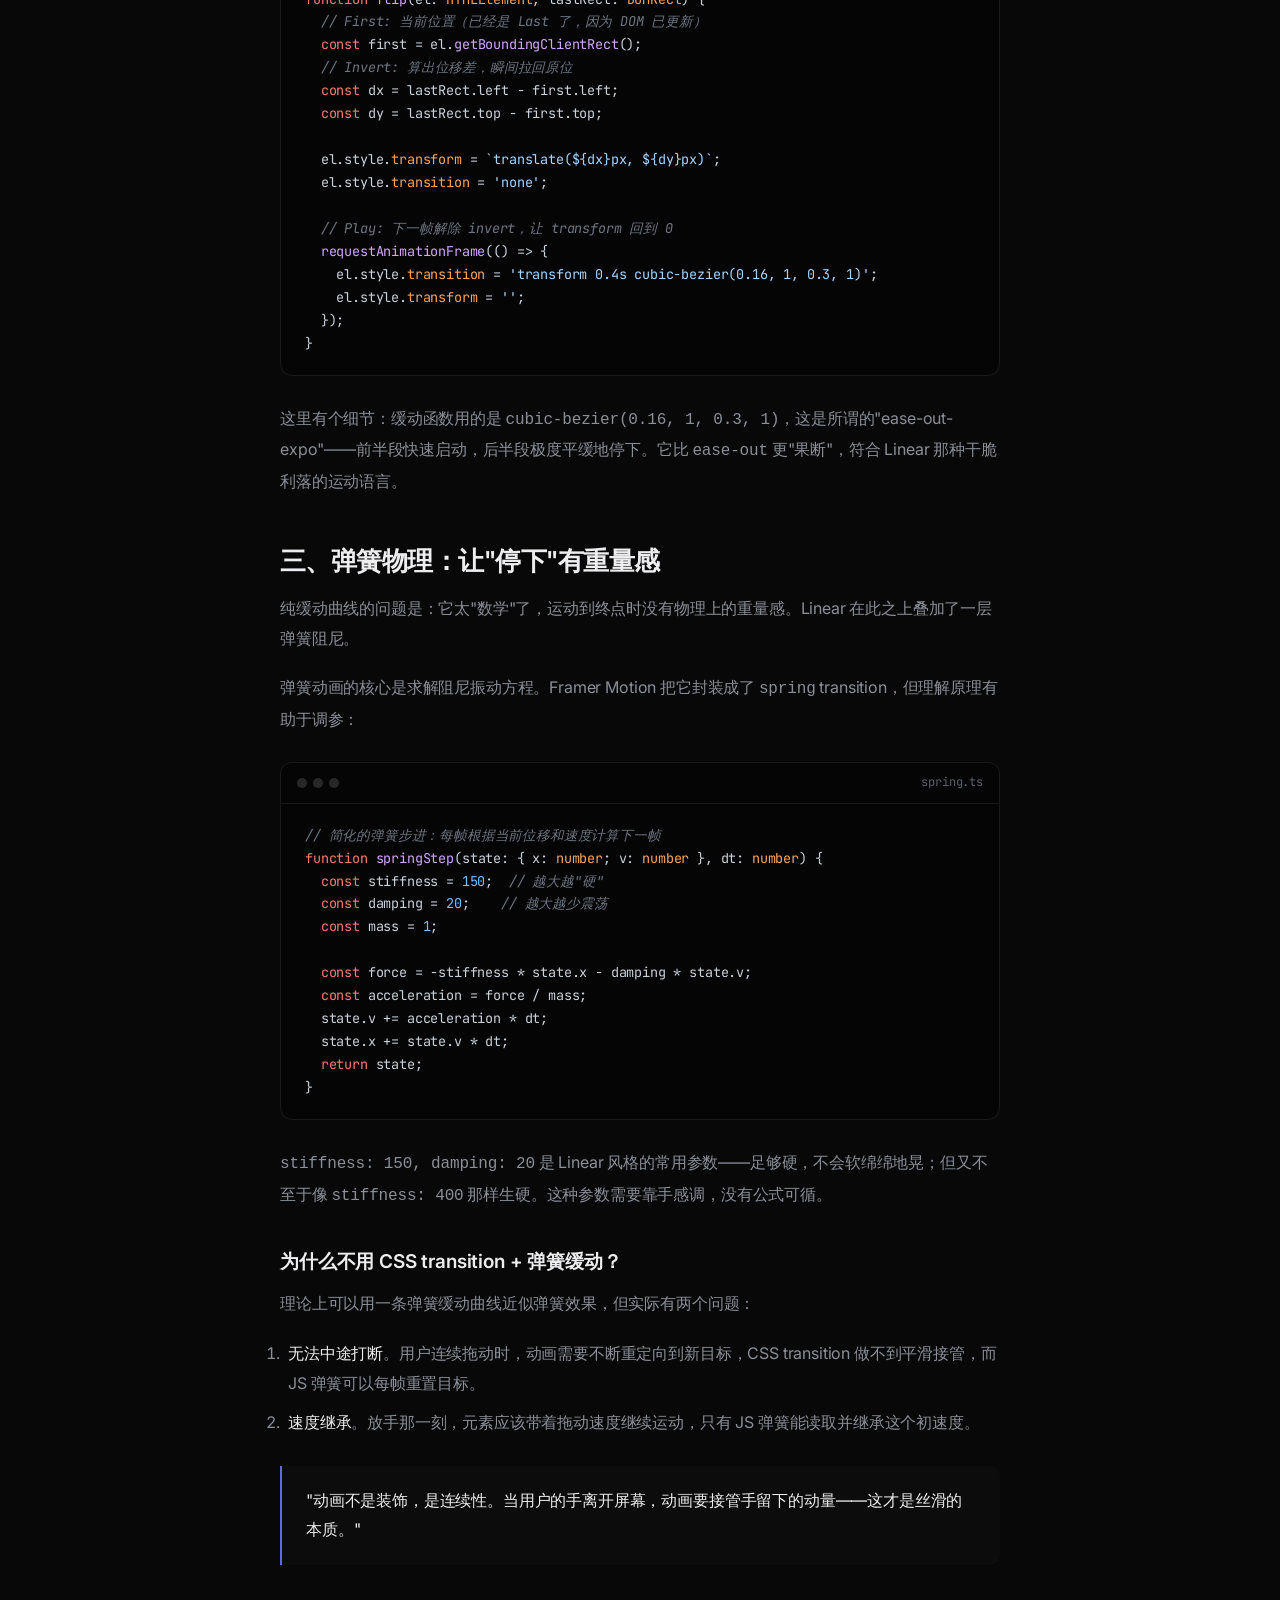
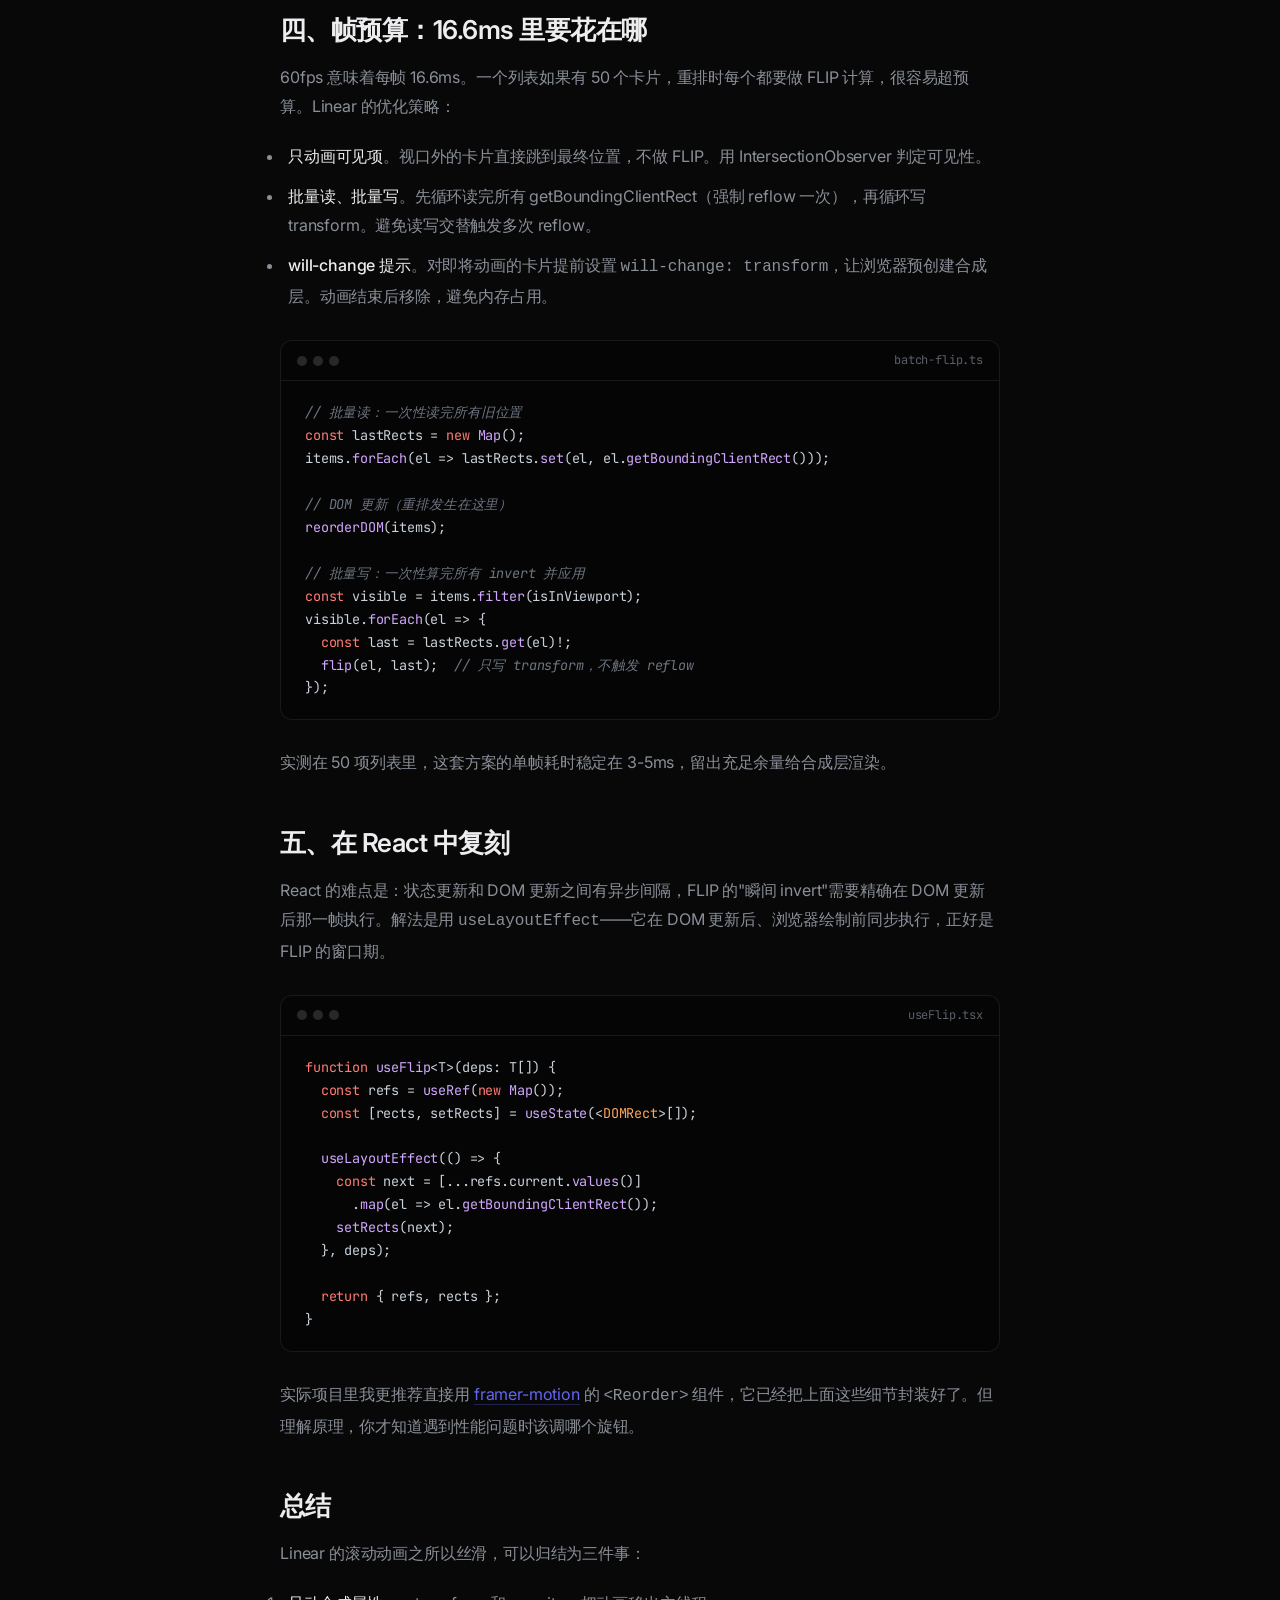
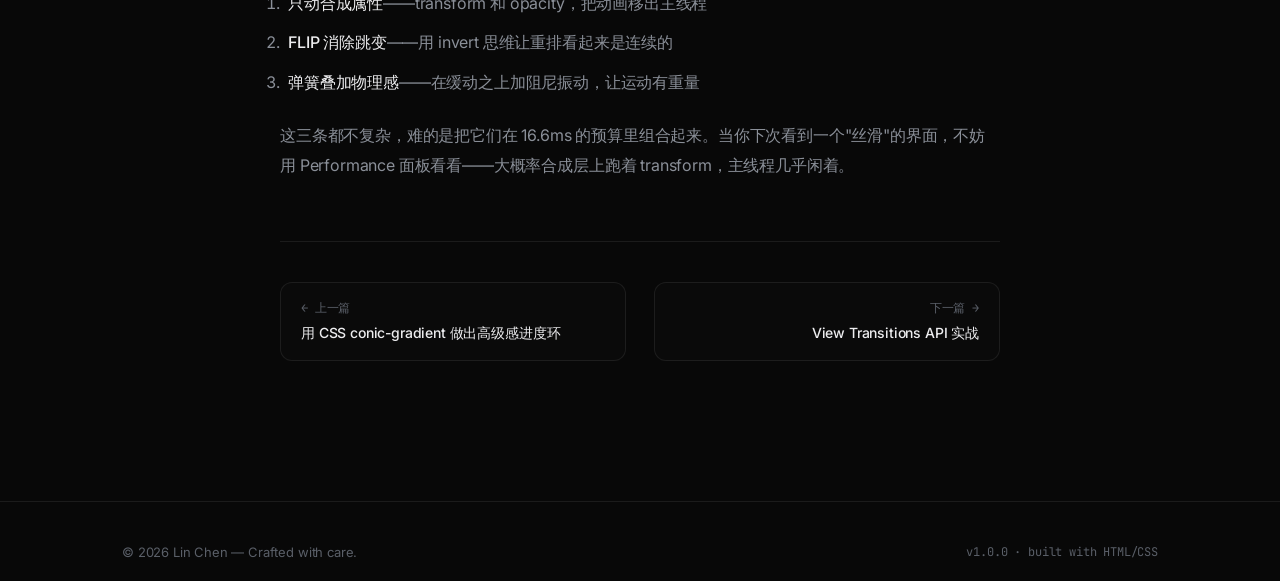
<file: post.html>
<!DOCTYPE html>
<html lang="zh-CN">
<head>
<meta charset="UTF-8">
<meta name="viewport" content="width=device-width, initial-scale=1.0">
<title>拆解 Linear 的滚动动画 — Lin Chen</title>
<link rel="preconnect" href="https://fonts.googleapis.com">
<link rel="preconnect" href="https://fonts.gstatic.com" crossorigin>
<link href="https://fonts.googleapis.com/css2?family=Inter:wght@300;400;500;600;700&family=JetBrains+Mono:wght@400;500&display=swap" rel="stylesheet">
<link rel="stylesheet" href="style.css">
<script>(function(){var t=localStorage.getItem('theme')||'dark';document.documentElement.setAttribute('data-theme',t);})();</script>
</head>
<body>

<div class="bg-scroll">
  <div class="bg-slide" style="background-image:url('img/背景.jpg')"></div>
  <div class="bg-slide" style="background-image:url('img/背景 (1).jpg')"></div>
  <div class="bg-slide" style="background-image:url('img/背景 (2).jpg')"></div>
  <div class="bg-slide" style="background-image:url('img/背景 (3).jpg')"></div>
  <div class="bg-slide" style="background-image:url('img/背景 (4).jpg')"></div>
  <div class="bg-slide" style="background-image:url('img/背景 (5).jpg')"></div>
  <div class="bg-slide" style="background-image:url('img/背景 (6).jpg')"></div>
  <div class="bg-slide" style="background-image:url('img/背景 (7).jpg')"></div>
</div>
<div class="bg-overlay"></div>

<nav class="nav">
  <div class="nav-inner">
    <a href="index.html" class="logo">
      <span class="logo-mark"></span>
      <span>Lin Chen</span>
    </a>
    <div class="nav-links">
      <a href="about.html">关于</a>
      <a href="posts.html" class="active">文章</a>
      <a href="projects.html">项目</a>
      <a href="music.html">音乐</a>

    </div>
    <div class="nav-right">
      <button class="theme-toggle" onclick="toggleTheme()" aria-label="切换主题">
        <svg class="moon" viewBox="0 0 24 24" fill="none" stroke="currentColor" stroke-width="2" stroke-linecap="round"><path d="M21 12.8A9 9 0 1 1 11.2 3a7 7 0 0 0 9.8 9.8z"/></svg>
        <svg class="sun" viewBox="0 0 24 24" fill="none" stroke="currentColor" stroke-width="2" stroke-linecap="round"><circle cx="12" cy="12" r="4"/><path d="M12 2v2M12 20v2M4.9 4.9l1.4 1.4M17.7 17.7l1.4 1.4M2 12h2M20 12h2M4.9 19.1l1.4-1.4M17.7 6.3l1.4-1.4"/></svg>
      </button>
      <a href="about.html#contact" class="nav-cta">订阅 RSS</a>
    </div>
  </div>
</nav>

<main>

  <section class="page-head">
    <div class="crumb">
      <a href="index.html">~</a>
      <span>/</span>
      <a href="posts.html">posts</a>
      <span>/</span>
      <span>linear-scroll-animation</span>
    </div>
    <h1>拆解 Linear 的滚动动画<br>从弹簧物理到帧预算</h1>
    <p class="sub">逐帧分析 Linear 如何在 60fps 内实现丝滑的列表动画，以及如何在 React 中复刻这套体验。</p>
  </section>

  <article class="article reveal">

    <div class="article-meta">
      <img src="img/头像.jpg" alt="Lin Chen" class="avatar sm ring">
      <div>
        <div class="who">Lin Chen</div>
        <div class="when">2026·10·06 · 12 min read</div>
      </div>
      <div class="tags">
        <span class="tag hot">动画</span>
        <span class="tag">React</span>
        <span class="tag">性能</span>
      </div>
    </div>

    <p>如果你用过 Linear，大概率对它的列表动画有印象——拖拽排序时项目卡片丝滑地让位，滚动时元素优雅地淡入，整个界面几乎没有"跳"的瞬间。这种质感不是偶然，背后是一套精心设计的<strong>弹簧物理 + 帧预算</strong>方案。</p>

    <p>这篇文章我会拆开 Linear 的动画实现，看它如何在每一帧 16.6ms 的预算内完成布局计算、样式更新和合成层提交，最后给出一个可在 React 中直接使用的复刻方案。</p>

    <h2>一、先看现象：它到底丝滑在哪</h2>

    <p>普通的列表重排动画通常是这样的：你拖动一个元素，其他元素用 <code>transition: all 0.3s</code> 让位。问题是 <code>all</code> 会触发非合成属性的动画，导致主线程阻塞，一拖动整个列表就开始掉帧。</p>

    <p>Linear 的做法不同。它把每个卡片的位移拆成两层：</p>

    <ul>
      <li><strong>布局层</strong>：用 FLIP 技术记录前后位置差，只做一次 transform</li>
      <li><strong>视觉层</strong>：在 transform 之上叠加弹簧阻尼，让运动有"惯性感"</li>
    </ul>

    <p>关键在于：两层都只操作 <code>transform</code> 和 <code>opacity</code>——这两个属性不会触发 layout 和 paint，直接在合成线程上完成，主线程完全释放。</p>

    <div class="callout">
      <svg class="ci" viewBox="0 0 24 24" fill="none" stroke="currentColor" stroke-width="2"><circle cx="12" cy="12" r="10"/><path d="M12 16v-4M12 8h.01"/></svg>
      <p>合成层动画是 60fps 的前提。任何触发 layout（width/height/top/left）或 paint（background/color）的动画属性，都会把工作扔回主线程，在复杂列表里几乎必然掉帧。</p>
    </div>

    <h2>二、FLIP：用 invert 思维消除布局跳变</h2>

    <p>FLIP 是 <strong>First, Last, Invert, Play</strong> 的缩写，由 Paul Lewis 提出。核心思路是：先记录元素的初始位置（First）和最终位置（Last），然后瞬间把元素"反转"回初始位置（Invert），最后播放动画到最终位置（Play）。</p>

    <p>听起来绕，但代码很直接：</p>

    <div class="code">
      <div class="code-head">
        <div class="dots"><span></span><span></span><span></span></div>
        <span>flip.ts</span>
      </div>
      <pre><span class="kw">function</span> <span class="fn">flip</span>(el: <span class="var">HTMLElement</span>, lastRect: <span class="var">DOMRect</span>) {
  <span class="com">// First: 当前位置（已经是 Last 了，因为 DOM 已更新）</span>
  <span class="kw">const</span> first = el.<span class="fn">getBoundingClientRect</span>();
  <span class="com">// Invert: 算出位移差，瞬间拉回原位</span>
  <span class="kw">const</span> dx = lastRect.left - first.left;
  <span class="kw">const</span> dy = lastRect.top - first.top;

  el.style.<span class="var">transform</span> = <span class="str">`translate(${dx}px, ${dy}px)`</span>;
  el.style.<span class="var">transition</span> = <span class="str">'none'</span>;

  <span class="com">// Play: 下一帧解除 invert，让 transform 回到 0</span>
  <span class="fn">requestAnimationFrame</span>(() => {
    el.style.<span class="var">transition</span> = <span class="str">'transform 0.4s cubic-bezier(0.16, 1, 0.3, 1)'</span>;
    el.style.<span class="var">transform</span> = <span class="str">''</span>;
  });
}</pre>
    </div>

    <p>这里有个细节：缓动函数用的是 <code>cubic-bezier(0.16, 1, 0.3, 1)</code>，这是所谓的"ease-out-expo"——前半段快速启动，后半段极度平缓地停下。它比 <code>ease-out</code> 更"果断"，符合 Linear 那种干脆利落的运动语言。</p>

    <h2>三、弹簧物理：让"停下"有重量感</h2>

    <p>纯缓动曲线的问题是：它太"数学"了，运动到终点时没有物理上的重量感。Linear 在此之上叠加了一层弹簧阻尼。</p>

    <p>弹簧动画的核心是求解阻尼振动方程。Framer Motion 把它封装成了 <code>spring</code> transition，但理解原理有助于调参：</p>

    <div class="code">
      <div class="code-head">
        <div class="dots"><span></span><span></span><span></span></div>
        <span>spring.ts</span>
      </div>
      <pre><span class="com">// 简化的弹簧步进：每帧根据当前位移和速度计算下一帧</span>
<span class="kw">function</span> <span class="fn">springStep</span>(state: { x: <span class="var">number</span>; v: <span class="var">number</span> }, dt: <span class="var">number</span>) {
  <span class="kw">const</span> stiffness = <span class="num">150</span>;  <span class="com">// 越大越"硬"</span>
  <span class="kw">const</span> damping = <span class="num">20</span>;    <span class="com">// 越大越少震荡</span>
  <span class="kw">const</span> mass = <span class="num">1</span>;

  <span class="kw">const</span> force = -stiffness * state.x - damping * state.v;
  <span class="kw">const</span> acceleration = force / mass;
  state.v += acceleration * dt;
  state.x += state.v * dt;
  <span class="kw">return</span> state;
}</pre>
    </div>

    <p><code>stiffness: 150, damping: 20</code> 是 Linear 风格的常用参数——足够硬，不会软绵绵地晃；但又不至于像 <code>stiffness: 400</code> 那样生硬。这种参数需要靠手感调，没有公式可循。</p>

    <h3>为什么不用 CSS transition + 弹簧缓动？</h3>

    <p>理论上可以用一条弹簧缓动曲线近似弹簧效果，但实际有两个问题：</p>

    <ol>
      <li><strong>无法中途打断</strong>。用户连续拖动时，动画需要不断重定向到新目标，CSS transition 做不到平滑接管，而 JS 弹簧可以每帧重置目标。</li>
      <li><strong>速度继承</strong>。放手那一刻，元素应该带着拖动速度继续运动，只有 JS 弹簧能读取并继承这个初速度。</li>
    </ol>

    <blockquote>
      <p>"动画不是装饰，是连续性。当用户的手离开屏幕，动画要接管手留下的动量——这才是丝滑的本质。"</p>
    </blockquote>

    <h2>四、帧预算：16.6ms 里要花在哪</h2>

    <p>60fps 意味着每帧 16.6ms。一个列表如果有 50 个卡片，重排时每个都要做 FLIP 计算，很容易超预算。Linear 的优化策略：</p>

    <ul>
      <li><strong>只动画可见项</strong>。视口外的卡片直接跳到最终位置，不做 FLIP。用 IntersectionObserver 判定可见性。</li>
      <li><strong>批量读、批量写</strong>。先循环读完所有 getBoundingClientRect（强制 reflow 一次），再循环写 transform。避免读写交替触发多次 reflow。</li>
      <li><strong>will-change 提示</strong>。对即将动画的卡片提前设置 <code>will-change: transform</code>，让浏览器预创建合成层。动画结束后移除，避免内存占用。</li>
    </ul>

    <div class="code">
      <div class="code-head">
        <div class="dots"><span></span><span></span><span></span></div>
        <span>batch-flip.ts</span>
      </div>
      <pre><span class="com">// 批量读：一次性读完所有旧位置</span>
<span class="kw">const</span> lastRects = <span class="kw">new</span> <span class="fn">Map</span>();
items.<span class="fn">forEach</span>(el => lastRects.<span class="fn">set</span>(el, el.<span class="fn">getBoundingClientRect</span>()));

<span class="com">// DOM 更新（重排发生在这里）</span>
<span class="fn">reorderDOM</span>(items);

<span class="com">// 批量写：一次性算完所有 invert 并应用</span>
<span class="kw">const</span> visible = items.<span class="fn">filter</span>(isInViewport);
visible.<span class="fn">forEach</span>(el => {
  <span class="kw">const</span> last = lastRects.<span class="fn">get</span>(el)!;
  <span class="fn">flip</span>(el, last);  <span class="com">// 只写 transform，不触发 reflow</span>
});</pre>
    </div>

    <p>实测在 50 项列表里，这套方案的单帧耗时稳定在 3-5ms，留出充足余量给合成层渲染。</p>

    <h2>五、在 React 中复刻</h2>

    <p>React 的难点是：状态更新和 DOM 更新之间有异步间隔，FLIP 的"瞬间 invert"需要精确在 DOM 更新后那一帧执行。解法是用 <code>useLayoutEffect</code>——它在 DOM 更新后、浏览器绘制前同步执行，正好是 FLIP 的窗口期。</p>

    <div class="code">
      <div class="code-head">
        <div class="dots"><span></span><span></span><span></span></div>
        <span>useFlip.tsx</span>
      </div>
      <pre><span class="kw">function</span> <span class="fn">useFlip</span>&lt;T&gt;(deps: T[]) {
  <span class="kw">const</span> refs = <span class="fn">useRef</span>(<span class="kw">new</span> <span class="fn">Map</span>());
  <span class="kw">const</span> [rects, setRects] = <span class="fn">useState</span>(&lt;<span class="var">DOMRect</span>&gt;[]);

  <span class="fn">useLayoutEffect</span>(() => {
    <span class="kw">const</span> next = [...refs.current.<span class="fn">values</span>()]
      .<span class="fn">map</span>(el => el.<span class="fn">getBoundingClientRect</span>());
    <span class="fn">setRects</span>(next);
  }, deps);

  <span class="kw">return</span> { refs, rects };
}</pre>
    </div>

    <p>实际项目里我更推荐直接用 <a href="#">framer-motion</a> 的 <code>&lt;Reorder&gt;</code> 组件，它已经把上面这些细节封装好了。但理解原理，你才知道遇到性能问题时该调哪个旋钮。</p>

    <h2>总结</h2>

    <p>Linear 的滚动动画之所以丝滑，可以归结为三件事：</p>

    <ol>
      <li><strong>只动合成属性</strong>——transform 和 opacity，把动画移出主线程</li>
      <li><strong>FLIP 消除跳变</strong>——用 invert 思维让重排看起来是连续的</li>
      <li><strong>弹簧叠加物理感</strong>——在缓动之上加阻尼振动，让运动有重量</li>
    </ol>

    <p>这三条都不复杂，难的是把它们在 16.6ms 的预算里组合起来。当你下次看到一个"丝滑"的界面，不妨用 Performance 面板看看——大概率合成层上跑着 transform，主线程几乎闲着。</p>

    <div class="article-nav">
      <a href="post.html">
        <div class="label">← 上一篇</div>
        <div class="ttl">用 CSS conic-gradient 做出高级感进度环</div>
      </a>
      <a href="post.html" class="next">
        <div class="label">下一篇 →</div>
        <div class="ttl">View Transitions API 实战</div>
      </a>
    </div>

  </article>

</main>

<footer>
  <div class="footer-inner">
    <span>© 2026 Lin Chen — Crafted with care.</span>
    <span class="mono">v1.0.0 · built with HTML/CSS</span>
  </div>
</footer>

<script src="player.js"></script>
<script>
  // 背景动画跨页面延续
  (function() {
    var D = 48000, slides = document.querySelectorAll('.bg-slide');
    if (!slides.length) return;
    var start = parseFloat(localStorage.getItem('bgAnimStart'));
    var now = Date.now();
    if (!start || isNaN(start)) { start = now; localStorage.setItem('bgAnimStart', String(start)); }
    var off = ((now - start) % D) / 1000;
    var base = [0, -6, -12, -18, -24, -30, -36, -42];
    slides.forEach(function(s, i) { s.style.animationDelay = (base[i] - off) + 's'; });
  })();

  const io = new IntersectionObserver((entries) => {
    entries.forEach(e => { if (e.isIntersecting) { e.target.classList.add('in'); io.unobserve(e.target); } });
  }, { threshold: 0.08 });
  document.querySelectorAll('.reveal').forEach(el => io.observe(el));
  let down = false;
  window.addEventListener('scroll', () => {
    const next = window.scrollY > 20;
    if (next !== down) {
      down = next;
      document.body.classList.toggle('scrolled', down);
    }
  }, { passive: true });

  function toggleTheme() {
    const cur = document.documentElement.getAttribute('data-theme');
    const next = cur === 'light' ? 'dark' : 'light';
    document.documentElement.setAttribute('data-theme', next);
    localStorage.setItem('theme', next);
  }
</script>

</body>
</html>
</file>
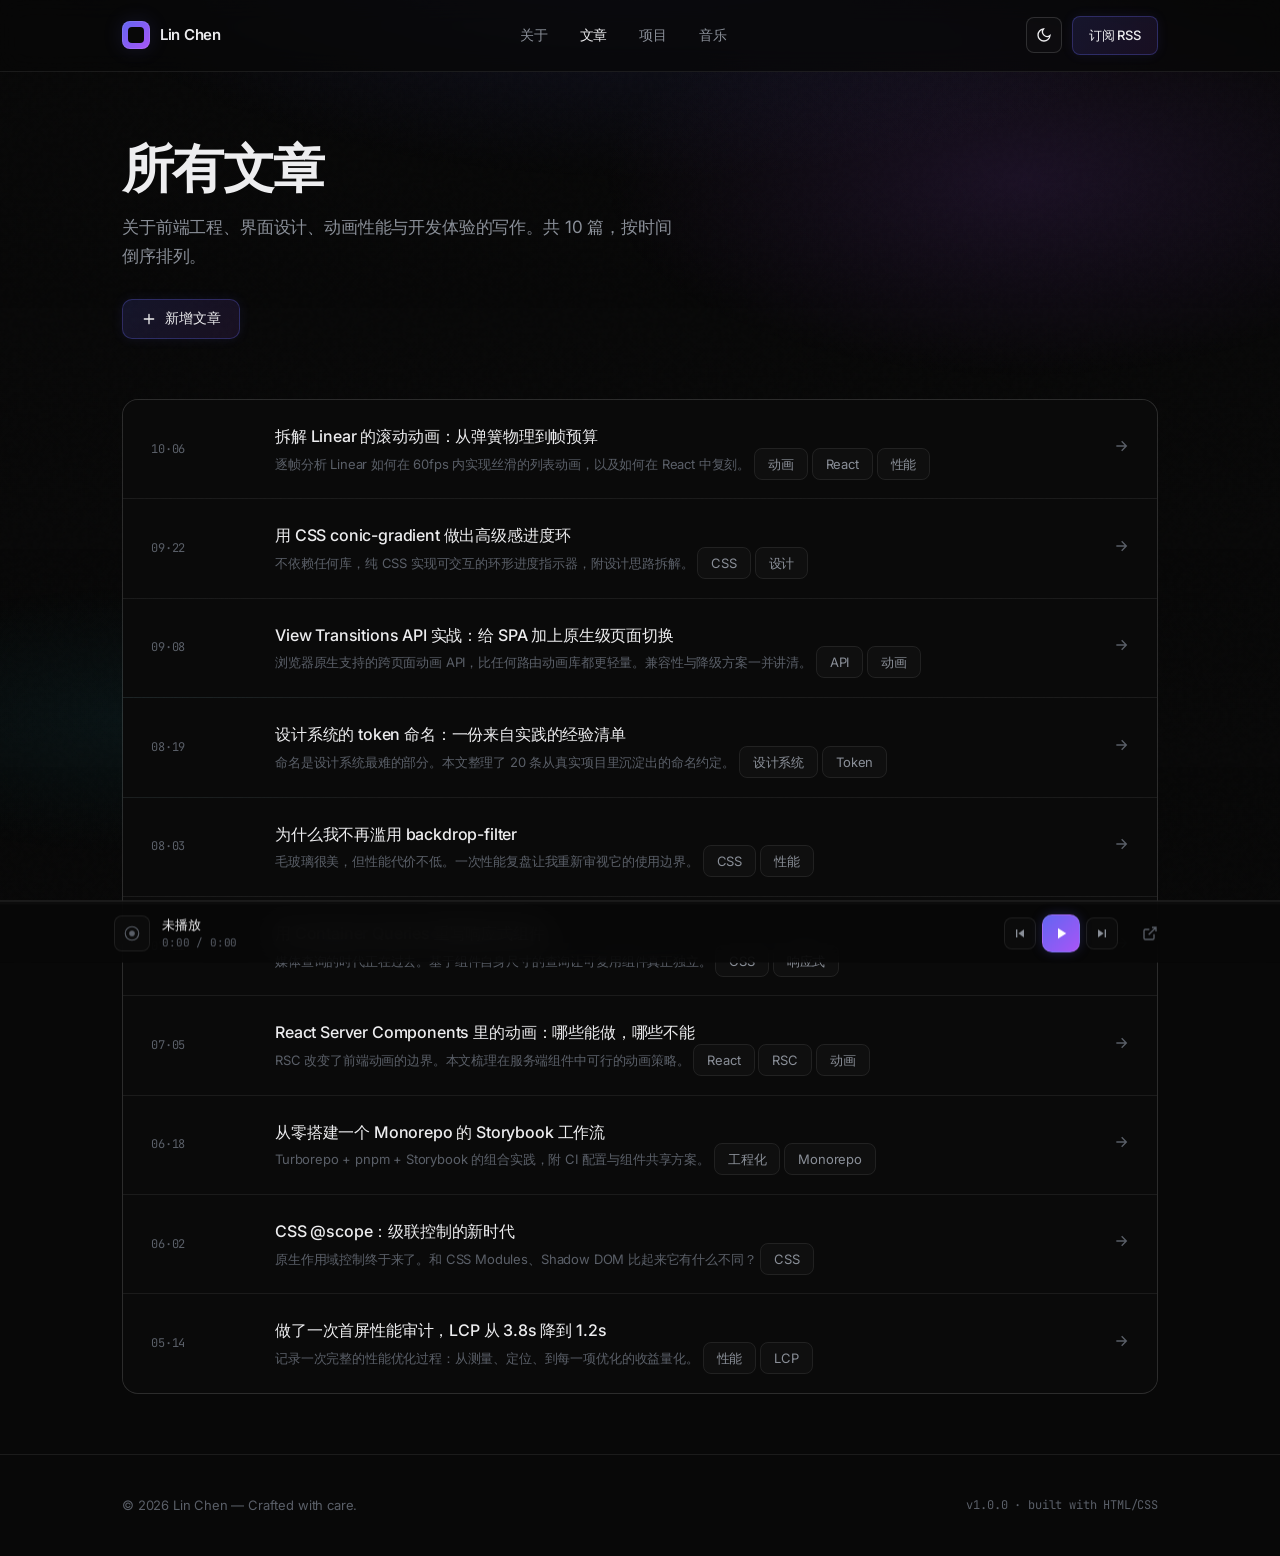
<file: posts.html>
<!DOCTYPE html>
<html lang="zh-CN">
<head>
<meta charset="UTF-8">
<meta name="viewport" content="width=device-width, initial-scale=1.0">
<title>文章 — Lin Chen</title>
<link rel="preconnect" href="https://fonts.googleapis.com">
<link rel="preconnect" href="https://fonts.gstatic.com" crossorigin>
<link href="https://fonts.googleapis.com/css2?family=Inter:wght@300;400;500;600;700&family=JetBrains+Mono:wght@400;500&display=swap" rel="stylesheet">
<link rel="stylesheet" href="style.css">
<script>(function(){var t=localStorage.getItem('theme')||'dark';document.documentElement.setAttribute('data-theme',t);})();</script>
</head>
<body>

<div class="bg-scroll">
  <div class="bg-slide" style="background-image:url('img/背景.jpg')"></div>
  <div class="bg-slide" style="background-image:url('img/背景 (1).jpg')"></div>
  <div class="bg-slide" style="background-image:url('img/背景 (2).jpg')"></div>
  <div class="bg-slide" style="background-image:url('img/背景 (3).jpg')"></div>
  <div class="bg-slide" style="background-image:url('img/背景 (4).jpg')"></div>
  <div class="bg-slide" style="background-image:url('img/背景 (5).jpg')"></div>
  <div class="bg-slide" style="background-image:url('img/背景 (6).jpg')"></div>
  <div class="bg-slide" style="background-image:url('img/背景 (7).jpg')"></div>
</div>
<div class="bg-overlay"></div>

<nav class="nav">
  <div class="nav-inner">
    <a href="index.html" class="logo">
      <span class="logo-mark"></span>
      <span>Lin Chen</span>
    </a>
    <div class="nav-links">
      <a href="about.html">关于</a>
      <a href="posts.html" class="active">文章</a>
      <a href="projects.html">项目</a>
      <a href="music.html">音乐</a>

    </div>
    <div class="nav-right">
      <button class="theme-toggle" onclick="toggleTheme()" aria-label="切换主题">
        <svg class="moon" viewBox="0 0 24 24" fill="none" stroke="currentColor" stroke-width="2" stroke-linecap="round"><path d="M21 12.8A9 9 0 1 1 11.2 3a7 7 0 0 0 9.8 9.8z"/></svg>
        <svg class="sun" viewBox="0 0 24 24" fill="none" stroke="currentColor" stroke-width="2" stroke-linecap="round"><circle cx="12" cy="12" r="4"/><path d="M12 2v2M12 20v2M4.9 4.9l1.4 1.4M17.7 17.7l1.4 1.4M2 12h2M20 12h2M4.9 19.1l1.4-1.4M17.7 6.3l1.4-1.4"/></svg>
      </button>
      <a href="about.html#contact" class="nav-cta">订阅 RSS</a>
    </div>
  </div>
</nav>

<main>

  <section class="page-head">

    <h1>所有文章</h1>
    <p class="sub" id="postSub">关于前端工程、界面设计、动画性能与开发体验的写作。</p>
    <div style="margin-top: 28px;">
      <button class="btn-add" onclick="openModal()">
        <svg width="16" height="16" viewBox="0 0 24 24" fill="none" stroke="currentColor" stroke-width="2" stroke-linecap="round"><path d="M12 5v14M5 12h14"/></svg>
        新增文章
      </button>
    </div>
  </section>

  <section class="posts reveal" style="margin-bottom: 60px;">
    <div id="postList" class="post-list"></div>
  </section>

  <!-- 回收站 -->
  <section class="reveal" id="trashSection" style="margin-bottom: 100px; display: none;">
    <div class="section-head">
      <h2>回收站</h2>
      <span class="meta">// 24小时内可恢复</span>
    </div>
    <div id="trashList" class="post-list"></div>
  </section>

</main>

<!-- 新增文章对话框 -->
<div class="modal-overlay" id="modalOverlay">
  <div class="modal">
    <div class="modal-head">
      <h3>新增文章</h3>
      <button class="modal-close" onclick="closeModal()" aria-label="关闭">
        <svg width="16" height="16" viewBox="0 0 24 24" fill="none" stroke="currentColor" stroke-width="2" stroke-linecap="round"><path d="M18 6L6 18M6 6l12 12"/></svg>
      </button>
    </div>
    <div class="modal-body">
      <div class="modal-field">
        <label>标题</label>
        <input class="modal-input" id="fTitle" placeholder="例如：拆解 Linear 的滚动动画" maxlength="60">
      </div>
      <div class="modal-field">
        <label>描述</label>
        <textarea class="modal-textarea" id="fDesc" placeholder="一句话介绍这篇文章" maxlength="160"></textarea>
      </div>
      <div class="modal-field">
        <label>日期（格式：MM·DD）</label>
        <input class="modal-input" id="fDate" placeholder="10·06" maxlength="5">
      </div>
      <div class="modal-field">
        <label>标签（逗号分隔，可选）</label>
        <input class="modal-input" id="fTags" placeholder="动画, React, 性能">
      </div>
    </div>
    <div class="modal-actions">
      <button class="btn-cancel" onclick="closeModal()">取消</button>
      <button class="btn-submit" onclick="submitPost()">添加</button>
    </div>
  </div>
</div>

<!-- 确认删除对话框 -->
<div class="modal-overlay" id="confirmOverlay">
  <div class="modal" style="width: 400px;">
    <div class="modal-head">
      <h3>确认删除</h3>
      <button class="modal-close" onclick="closeConfirm()" aria-label="关闭">
        <svg width="16" height="16" viewBox="0 0 24 24" fill="none" stroke="currentColor" stroke-width="2" stroke-linecap="round"><path d="M18 6L6 18M6 6l12 12"/></svg>
      </button>
    </div>
    <div class="modal-body">
      <p id="confirmMsg" style="font-size:14px;color:var(--text-muted);line-height:1.7;margin:0;">确定要删除这篇文章吗？文章将移入回收站，24小时内可恢复。</p>
    </div>
    <div class="modal-actions">
      <button class="btn-cancel" onclick="closeConfirm()">取消</button>
      <button class="btn-submit" style="background:linear-gradient(135deg,#EF4444,#DC2626);border-color:rgba(239,68,68,0.4);box-shadow:0 0 16px rgba(239,68,68,0.2);" onclick="confirmDelete()">确认删除</button>
    </div>
  </div>
</div>

<footer>
  <div class="footer-inner">
    <span>© 2026 Lin Chen — Crafted with care.</span>
    <span class="mono">v1.0.0 · built with HTML/CSS</span>
  </div>
</footer>

<script src="player.js"></script>
<script>
  // 背景动画跨页面延续
  (function() {
    var D = 48000, slides = document.querySelectorAll('.bg-slide');
    if (!slides.length) return;
    var start = parseFloat(localStorage.getItem('bgAnimStart'));
    var now = Date.now();
    if (!start || isNaN(start)) { start = now; localStorage.setItem('bgAnimStart', String(start)); }
    var off = ((now - start) % D) / 1000;
    var base = [0, -6, -12, -18, -24, -30, -36, -42];
    slides.forEach(function(s, i) { s.style.animationDelay = (base[i] - off) + 's'; });
  })();

  const io = new IntersectionObserver((entries) => {
    entries.forEach(e => { if (e.isIntersecting) { e.target.classList.add('in'); io.unobserve(e.target); } });
  }, { threshold: 0.12 });
  document.querySelectorAll('.reveal').forEach(el => io.observe(el));
  let down = false;
  window.addEventListener('scroll', () => {
    const next = window.scrollY > 20;
    if (next !== down) {
      down = next;
      document.body.classList.toggle('scrolled', down);
    }
  }, { passive: true });

  function toggleTheme() {
    const cur = document.documentElement.getAttribute('data-theme');
    const next = cur === 'light' ? 'dark' : 'light';
    document.documentElement.setAttribute('data-theme', next);
    localStorage.setItem('theme', next);
  }

  /* ====== 文章增删逻辑 ====== */
  var DEFAULT_POSTS = [
    { id: 1, date: '10·06', title: '拆解 Linear 的滚动动画：从弹簧物理到帧预算', desc: '逐帧分析 Linear 如何在 60fps 内实现丝滑的列表动画，以及如何在 React 中复刻。', tags: ['动画','React','性能'] },
    { id: 2, date: '09·22', title: '用 CSS conic-gradient 做出高级感进度环', desc: '不依赖任何库，纯 CSS 实现可交互的环形进度指示器，附设计思路拆解。', tags: ['CSS','设计'] },
    { id: 3, date: '09·08', title: 'View Transitions API 实战：给 SPA 加上原生级页面切换', desc: '浏览器原生支持的跨页面动画 API，比任何路由动画库都更轻量。兼容性与降级方案一并讲清。', tags: ['API','动画'] },
    { id: 4, date: '08·19', title: '设计系统的 token 命名：一份来自实践的经验清单', desc: '命名是设计系统最难的部分。本文整理了 20 条从真实项目里沉淀出的命名约定。', tags: ['设计系统','Token'] },
    { id: 5, date: '08·03', title: '为什么我不再滥用 backdrop-filter', desc: '毛玻璃很美，但性能代价不低。一次性能复盘让我重新审视它的使用边界。', tags: ['CSS','性能'] },
    { id: 6, date: '07·21', title: '用 Container Queries 重写响应式组件', desc: '媒体查询的时代正在过去。基于组件自身尺寸的查询让可复用组件真正独立。', tags: ['CSS','响应式'] },
    { id: 7, date: '07·05', title: 'React Server Components 里的动画：哪些能做，哪些不能', desc: 'RSC 改变了前端动画的边界。本文梳理在服务端组件中可行的动画策略。', tags: ['React','RSC','动画'] },
    { id: 8, date: '06·18', title: '从零搭建一个 Monorepo 的 Storybook 工作流', desc: 'Turborepo + pnpm + Storybook 的组合实践，附 CI 配置与组件共享方案。', tags: ['工程化','Monorepo'] },
    { id: 9, date: '06·02', title: 'CSS @scope：级联控制的新时代', desc: '原生作用域控制终于来了。和 CSS Modules、Shadow DOM 比起来它有什么不同？', tags: ['CSS'] },
    { id: 10, date: '05·14', title: '做了一次首屏性能审计，LCP 从 3.8s 降到 1.2s', desc: '记录一次完整的性能优化过程：从测量、定位、到每一项优化的收益量化。', tags: ['性能','LCP'] }
  ];

  function loadPosts() {
    try { var s = localStorage.getItem('posts'); if (s) return JSON.parse(s); } catch(e) {}
    return DEFAULT_POSTS.slice();
  }
  function savePosts(list) { localStorage.setItem('posts', JSON.stringify(list)); }

  function esc(s) { return String(s).replace(/[&<>"]/g, function(c){return {'&':'&amp;','<':'&lt;','>':'&gt;','"':'&quot;'}[c];}); }

  function renderPosts() {
    var list = loadPosts();
    var container = document.getElementById('postList');
    document.getElementById('postSub').textContent = '关于前端工程、界面设计、动画性能与开发体验的写作。共 ' + list.length + ' 篇，按时间倒序排列。';
    if (!list.length) {
      container.className = '';
      container.innerHTML = '<div class="empty-state">还没有文章，点击上方"新增文章"添加第一篇吧。</div>';
      return;
    }
    container.className = 'post-list';
    var html = '';
    list.forEach(function(p) {
      var tagsHtml = (p.tags || []).map(function(t){ return '<span class="tag">' + esc(t) + '</span>'; }).join(' ');
      html += '<div class="post" onclick="location.href=\'post.html\'" style="cursor:pointer;">' +
        '<button class="pc-delete" onclick="event.stopPropagation();deletePost(' + p.id + ')" aria-label="删除">' +
          '<svg width="14" height="14" viewBox="0 0 24 24" fill="none" stroke="currentColor" stroke-width="2" stroke-linecap="round"><path d="M3 6h18M8 6V4h8v2M6 6l1 14h10l1-14"/></svg>' +
        '</button>' +
        '<span class="date">' + esc(p.date) + '</span>' +
        '<div class="body">' +
          '<div class="title">' + esc(p.title) + '</div>' +
          '<div class="desc">' + esc(p.desc || '') + (tagsHtml ? ' ' + tagsHtml : '') + '</div>' +
        '</div>' +
        '<span class="arrow"><svg width="16" height="16" viewBox="0 0 24 24" fill="none" stroke="currentColor" stroke-width="2"><path d="M5 12h14M13 5l7 7-7 7"/></svg></span>' +
      '</div>';
    });
    container.innerHTML = html;
  }

  function defaultDate() {
    var d = new Date();
    var m = String(d.getMonth() + 1).padStart(2, '0');
    var day = String(d.getDate()).padStart(2, '0');
    return m + '·' + day;
  }

  function openModal() {
    document.getElementById('modalOverlay').classList.add('open');
    document.getElementById('fDate').value = defaultDate();
    document.getElementById('fTitle').focus();
  }
  function closeModal() {
    document.getElementById('modalOverlay').classList.remove('open');
    document.getElementById('fTitle').value = '';
    document.getElementById('fDesc').value = '';
    document.getElementById('fDate').value = '';
    document.getElementById('fTags').value = '';
  }
  function submitPost() {
    var title = document.getElementById('fTitle').value.trim();
    if (!title) { document.getElementById('fTitle').focus(); return; }
    var desc = document.getElementById('fDesc').value.trim();
    var date = document.getElementById('fDate').value.trim() || defaultDate();
    var tags = document.getElementById('fTags').value.split(',').map(function(s){return s.trim();}).filter(Boolean);
    var list = loadPosts();
    var id = list.length ? Math.max.apply(null, list.map(function(p){return p.id;})) + 1 : 1;
    list.unshift({ id: id, date: date, title: title, desc: desc, tags: tags });
    savePosts(list);
    closeModal();
    renderPosts();
  }
  var pendingDeleteId = null;
  function deletePost(id) {
    pendingDeleteId = id;
    var list = loadPosts();
    var p = list.find(function(x){return x.id === id;});
    if (p) document.getElementById('confirmMsg').textContent = '确定要删除「' + p.title + '」吗？文章将移入回收站，24小时内可恢复。';
    document.getElementById('confirmOverlay').classList.add('open');
  }
  function confirmDelete() {
    if (pendingDeleteId !== null) {
      var list = loadPosts();
      var p = list.find(function(x){return x.id === pendingDeleteId;});
      if (p) {
        var trash = loadTrash();
        trash.push({ post: p, deletedAt: Date.now() });
        saveTrash(trash);
      }
      savePosts(list.filter(function(x){return x.id !== pendingDeleteId;}));
      pendingDeleteId = null;
      renderPosts();
      renderTrash();
    }
    closeConfirm();
  }
  function closeConfirm() {
    document.getElementById('confirmOverlay').classList.remove('open');
    pendingDeleteId = null;
  }

  /* ====== 回收站逻辑 ====== */
  var TRASH_KEY = 'postTrash';
  var TRASH_TTL = 24 * 60 * 60 * 1000;

  function loadTrash() {
    try { var s = localStorage.getItem(TRASH_KEY); if (s) return JSON.parse(s); } catch(e) {}
    return [];
  }
  function saveTrash(list) { localStorage.setItem(TRASH_KEY, JSON.stringify(list)); }

  function purgeExpired() {
    var trash = loadTrash();
    var now = Date.now();
    var valid = trash.filter(function(t){ return (now - t.deletedAt) < TRASH_TTL; });
    if (valid.length !== trash.length) saveTrash(valid);
    return valid;
  }

  function fmtRemaining(ms) {
    if (ms <= 0) return '已过期';
    var h = Math.floor(ms / 3600000);
    var m = Math.floor((ms % 3600000) / 60000);
    var s = Math.floor((ms % 60000) / 1000);
    if (h > 0) return h + '小时' + m + '分后彻底删除';
    if (m > 0) return m + '分' + s + '秒后彻底删除';
    return s + '秒后彻底删除';
  }

  function renderTrash() {
    var trash = purgeExpired();
    var section = document.getElementById('trashSection');
    var list = document.getElementById('trashList');
    if (!trash.length) { section.style.display = 'none'; return; }
    section.style.display = 'block';
    var now = Date.now();
    var html = '';
    trash.forEach(function(t) {
      var p = t.post;
      var remaining = TRASH_TTL - (now - t.deletedAt);
      var tags = (p.tags || []).map(function(s){ return '<span class="tag">' + esc(s) + '</span>'; }).join(' ');
      html += '<div class="post" style="cursor:default;">' +
        '<span class="date mono" style="color:#F59E0B;">' + fmtRemaining(remaining) + '</span>' +
        '<div class="body">' +
          '<div class="title">' + esc(p.title) + '</div>' +
          '<div class="desc">' + esc(p.desc || '') + ' ' + tags + '</div>' +
        '</div>' +
        '<div style="display:flex;gap:8px;">' +
          '<button class="btn-cancel" style="padding:6px 14px;font-size:12px;" onclick="restorePost(' + p.id + ')">恢复</button>' +
          '<button class="btn-cancel" style="padding:6px 14px;font-size:12px;color:#EF4444;border-color:rgba(239,68,68,0.3);" onclick="purgePost(' + p.id + ')">彻底删除</button>' +
        '</div>' +
      '</div>';
    });
    list.innerHTML = html;
  }

  function restorePost(id) {
    var trash = loadTrash();
    var item = trash.find(function(t){return t.post.id === id;});
    if (item) {
      var list = loadPosts();
      list.unshift(item.post);
      savePosts(list);
    }
    saveTrash(trash.filter(function(t){return t.post.id !== id;}));
    renderPosts();
    renderTrash();
  }

  function purgePost(id) {
    saveTrash(loadTrash().filter(function(t){return t.post.id !== id;}));
    renderTrash();
  }

  setInterval(function() {
    var section = document.getElementById('trashSection');
    if (section && section.style.display !== 'none') renderTrash();
  }, 1000);

  document.addEventListener('keydown', function(e) {
    if (e.key === 'Escape') { closeModal(); closeConfirm(); }
  });
  document.getElementById('modalOverlay').addEventListener('click', function(e) {
    if (e.target === this) closeModal();
  });
  document.getElementById('confirmOverlay').addEventListener('click', function(e) {
    if (e.target === this) closeConfirm();
  });

  purgeExpired();
  renderPosts();
  renderTrash();
</script>

</body>
</html>
</file>
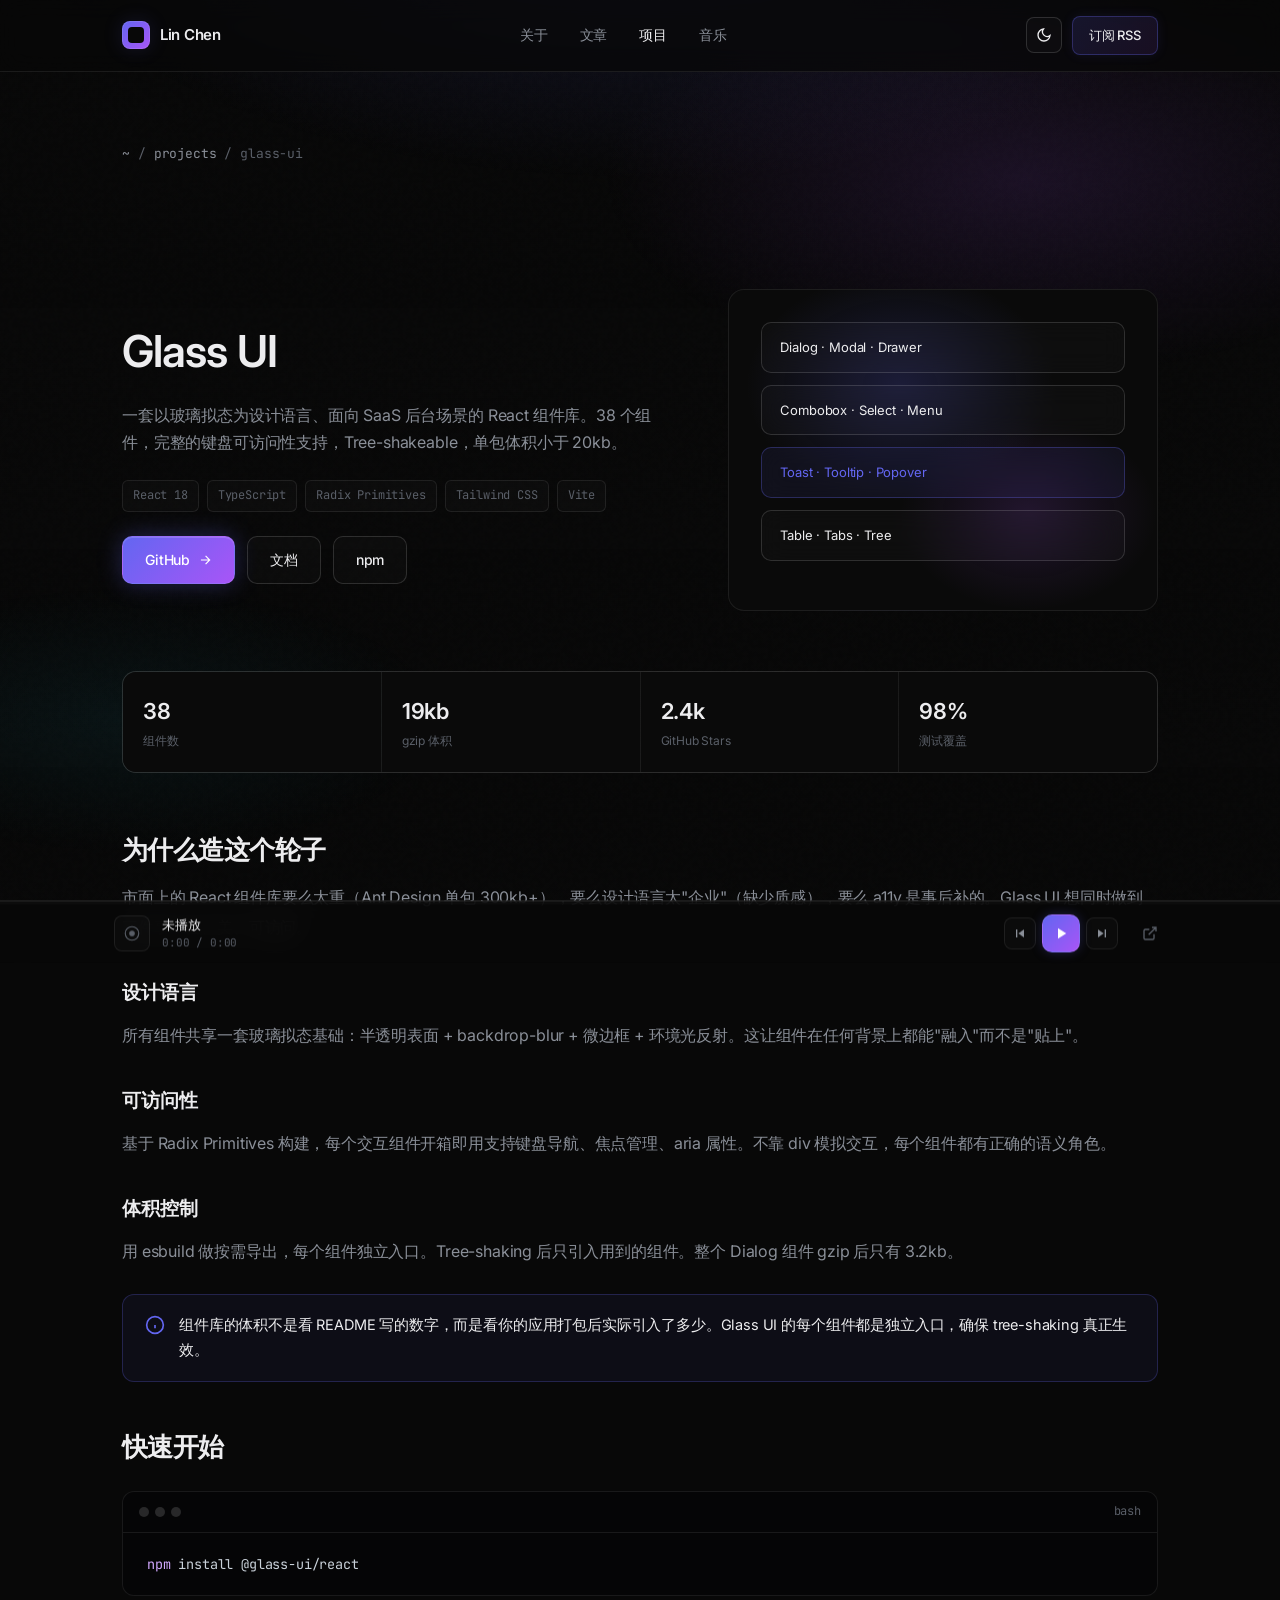
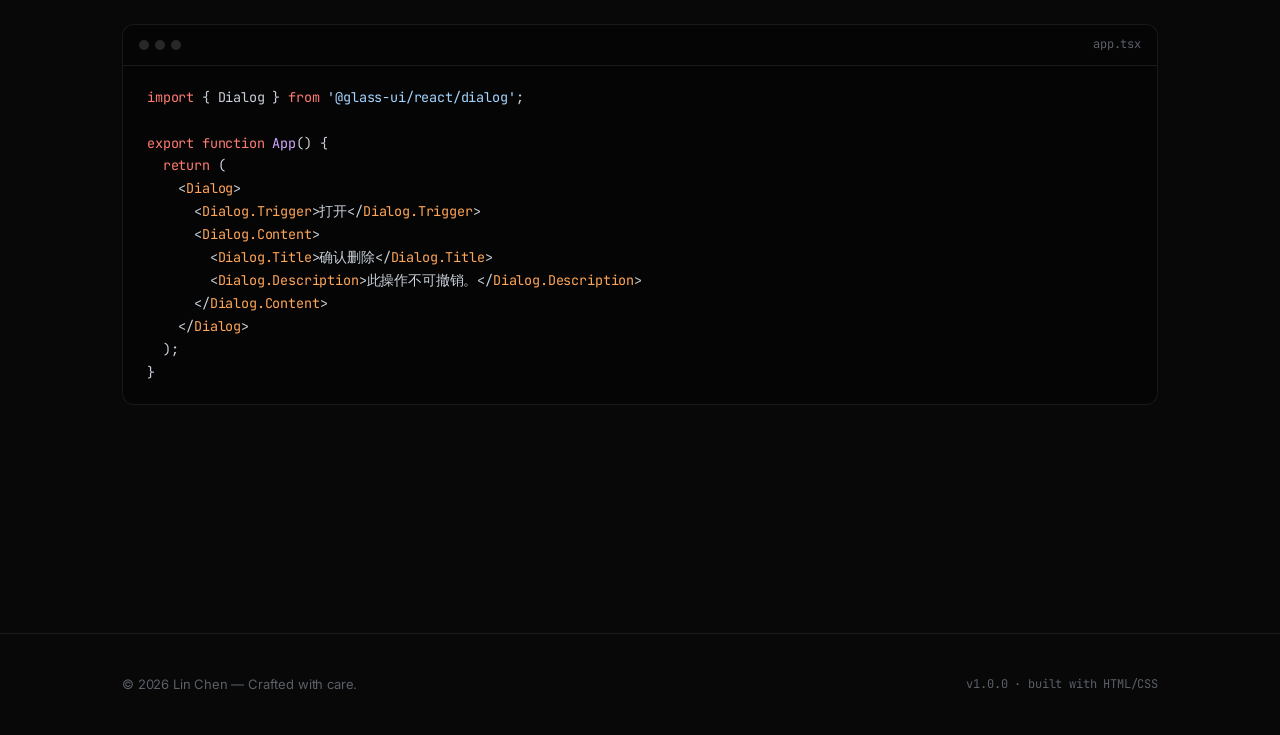
<file: project.html>
<!DOCTYPE html>
<html lang="zh-CN">
<head>
<meta charset="UTF-8">
<meta name="viewport" content="width=device-width, initial-scale=1.0">
<title>Glass UI — Lin Chen</title>
<link rel="preconnect" href="https://fonts.googleapis.com">
<link rel="preconnect" href="https://fonts.gstatic.com" crossorigin>
<link href="https://fonts.googleapis.com/css2?family=Inter:wght@300;400;500;600;700&family=JetBrains+Mono:wght@400;500&display=swap" rel="stylesheet">
<link rel="stylesheet" href="style.css">
<script>(function(){var t=localStorage.getItem('theme')||'dark';document.documentElement.setAttribute('data-theme',t);})();</script>
</head>
<body>

<div class="bg-scroll">
  <div class="bg-slide" style="background-image:url('img/背景.jpg')"></div>
  <div class="bg-slide" style="background-image:url('img/背景 (1).jpg')"></div>
  <div class="bg-slide" style="background-image:url('img/背景 (2).jpg')"></div>
  <div class="bg-slide" style="background-image:url('img/背景 (3).jpg')"></div>
  <div class="bg-slide" style="background-image:url('img/背景 (4).jpg')"></div>
  <div class="bg-slide" style="background-image:url('img/背景 (5).jpg')"></div>
  <div class="bg-slide" style="background-image:url('img/背景 (6).jpg')"></div>
  <div class="bg-slide" style="background-image:url('img/背景 (7).jpg')"></div>
</div>
<div class="bg-overlay"></div>

<nav class="nav">
  <div class="nav-inner">
    <a href="index.html" class="logo">
      <span class="logo-mark"></span>
      <span>Lin Chen</span>
    </a>
    <div class="nav-links">
      <a href="about.html">关于</a>
      <a href="posts.html">文章</a>
      <a href="projects.html" class="active">项目</a>
      <a href="music.html">音乐</a>

    </div>
    <div class="nav-right">
      <button class="theme-toggle" onclick="toggleTheme()" aria-label="切换主题">
        <svg class="moon" viewBox="0 0 24 24" fill="none" stroke="currentColor" stroke-width="2" stroke-linecap="round"><path d="M21 12.8A9 9 0 1 1 11.2 3a7 7 0 0 0 9.8 9.8z"/></svg>
        <svg class="sun" viewBox="0 0 24 24" fill="none" stroke="currentColor" stroke-width="2" stroke-linecap="round"><circle cx="12" cy="12" r="4"/><path d="M12 2v2M12 20v2M4.9 4.9l1.4 1.4M17.7 17.7l1.4 1.4M2 12h2M20 12h2M4.9 19.1l1.4-1.4M17.7 6.3l1.4-1.4"/></svg>
      </button>
      <a href="about.html#contact" class="nav-cta">订阅 RSS</a>
    </div>
  </div>
</nav>

<main>

  <section class="page-head">
    <div class="crumb">
      <a href="index.html">~</a>
      <span>/</span>
      <a href="projects.html">projects</a>
      <span>/</span>
      <span>glass-ui</span>
    </div>
  </section>

  <section class="proj-detail reveal">

    <div class="proj-hero">
      <div>
        <h1>Glass UI</h1>
        <p class="desc">一套以玻璃拟态为设计语言、面向 SaaS 后台场景的 React 组件库。38 个组件，完整的键盘可访问性支持，Tree-shakeable，单包体积小于 20kb。</p>
        <div class="stack">
          <span>React 18</span><span>TypeScript</span><span>Radix Primitives</span><span>Tailwind CSS</span><span>Vite</span>
        </div>
        <div class="actions">
          <a href="#" class="btn-primary">
            GitHub
            <svg width="14" height="14" viewBox="0 0 24 24" fill="none" stroke="currentColor" stroke-width="2"><path d="M5 12h14M13 5l7 7-7 7"/></svg>
          </a>
          <a href="#" class="btn-ghost">文档</a>
          <a href="#" class="btn-ghost">npm</a>
        </div>
      </div>
      <div class="proj-visual" style="background: radial-gradient(ellipse 60% 60% at 40% 30%, rgba(99,102,241,0.2), transparent 60%), radial-gradient(ellipse 50% 50% at 70% 70%, rgba(168,85,247,0.15), transparent 60%), var(--bg-soft);">
        <div style="position:absolute;inset:32px;display:flex;flex-direction:column;gap:12px;">
          <div style="padding:14px 18px;border-radius:10px;border:1px solid var(--border-strong);background:var(--surface);backdrop-filter:blur(12px);font-size:13px;color:var(--text);">Dialog · Modal · Drawer</div>
          <div style="padding:14px 18px;border-radius:10px;border:1px solid var(--border-strong);background:var(--surface);backdrop-filter:blur(12px);font-size:13px;color:var(--text);">Combobox · Select · Menu</div>
          <div style="padding:14px 18px;border-radius:10px;border:1px solid rgba(99,102,241,0.3);background:rgba(99,102,241,0.08);backdrop-filter:blur(12px);font-size:13px;color:var(--indigo);">Toast · Tooltip · Popover</div>
          <div style="padding:14px 18px;border-radius:10px;border:1px solid var(--border-strong);background:var(--surface);backdrop-filter:blur(12px);font-size:13px;color:var(--text);">Table · Tabs · Tree</div>
        </div>
      </div>
    </div>

    <div class="proj-stats">
      <div class="ps"><div class="v">38</div><div class="l">组件数</div></div>
      <div class="ps"><div class="v">19kb</div><div class="l">gzip 体积</div></div>
      <div class="ps"><div class="v">2.4k</div><div class="l">GitHub Stars</div></div>
      <div class="ps"><div class="v">98%</div><div class="l">测试覆盖</div></div>
    </div>

    <div class="article" style="max-width:none;padding:0 0 60px;">
      <h2>为什么造这个轮子</h2>
      <p>市面上的 React 组件库要么太重（Ant Design 单包 300kb+），要么设计语言太"企业"（缺少质感），要么 a11y 是事后补的。Glass UI 想同时做到三件事：<strong>轻、美、可访问</strong>。</p>

      <h3>设计语言</h3>
      <p>所有组件共享一套玻璃拟态基础：半透明表面 + backdrop-blur + 微边框 + 环境光反射。这让组件在任何背景上都能"融入"而不是"贴上"。</p>

      <h3>可访问性</h3>
      <p>基于 Radix Primitives 构建，每个交互组件开箱即用支持键盘导航、焦点管理、aria 属性。不靠 div 模拟交互，每个组件都有正确的语义角色。</p>

      <h3>体积控制</h3>
      <p>用 esbuild 做按需导出，每个组件独立入口。Tree-shaking 后只引入用到的组件。整个 Dialog 组件 gzip 后只有 3.2kb。</p>

      <div class="callout">
        <svg class="ci" viewBox="0 0 24 24" fill="none" stroke="currentColor" stroke-width="2"><circle cx="12" cy="12" r="10"/><path d="M12 16v-4M12 8h.01"/></svg>
        <p>组件库的体积不是看 README 写的数字，而是看你的应用打包后实际引入了多少。Glass UI 的每个组件都是独立入口，确保 tree-shaking 真正生效。</p>
      </div>

      <h2>快速开始</h2>
      <div class="code">
        <div class="code-head">
          <div class="dots"><span></span><span></span><span></span></div>
          <span>bash</span>
        </div>
        <pre><span class="fn">npm</span> install @glass-ui/react</pre>
      </div>

      <div class="code">
        <div class="code-head">
          <div class="dots"><span></span><span></span><span></span></div>
          <span>app.tsx</span>
        </div>
        <pre><span class="kw">import</span> { Dialog } <span class="kw">from</span> <span class="str">'@glass-ui/react/dialog'</span>;

<span class="kw">export function</span> <span class="fn">App</span>() {
  <span class="kw">return</span> (
    &lt;<span class="var">Dialog</span>&gt;
      &lt;<span class="var">Dialog.Trigger</span>&gt;打开&lt;/<span class="var">Dialog.Trigger</span>&gt;
      &lt;<span class="var">Dialog.Content</span>&gt;
        &lt;<span class="var">Dialog.Title</span>&gt;确认删除&lt;/<span class="var">Dialog.Title</span>&gt;
        &lt;<span class="var">Dialog.Description</span>&gt;此操作不可撤销。&lt;/<span class="var">Dialog.Description</span>&gt;
      &lt;/<span class="var">Dialog.Content</span>&gt;
    &lt;/<span class="var">Dialog</span>&gt;
  );
}</pre>
      </div>
    </div>

  </section>

</main>

<footer>
  <div class="footer-inner">
    <span>© 2026 Lin Chen — Crafted with care.</span>
    <span class="mono">v1.0.0 · built with HTML/CSS</span>
  </div>
</footer>

<script src="player.js"></script>
<script>
  // 背景动画跨页面延续
  (function() {
    var D = 48000, slides = document.querySelectorAll('.bg-slide');
    if (!slides.length) return;
    var start = parseFloat(localStorage.getItem('bgAnimStart'));
    var now = Date.now();
    if (!start || isNaN(start)) { start = now; localStorage.setItem('bgAnimStart', String(start)); }
    var off = ((now - start) % D) / 1000;
    var base = [0, -6, -12, -18, -24, -30, -36, -42];
    slides.forEach(function(s, i) { s.style.animationDelay = (base[i] - off) + 's'; });
  })();

  const io = new IntersectionObserver((entries) => {
    entries.forEach(e => { if (e.isIntersecting) { e.target.classList.add('in'); io.unobserve(e.target); } });
  }, { threshold: 0.08 });
  document.querySelectorAll('.reveal').forEach(el => io.observe(el));
  let down = false;
  window.addEventListener('scroll', () => {
    const next = window.scrollY > 20;
    if (next !== down) {
      down = next;
      document.body.classList.toggle('scrolled', down);
    }
  }, { passive: true });

  function toggleTheme() {
    const cur = document.documentElement.getAttribute('data-theme');
    const next = cur === 'light' ? 'dark' : 'light';
    document.documentElement.setAttribute('data-theme', next);
    localStorage.setItem('theme', next);
  }
</script>

</body>
</html>
</file>
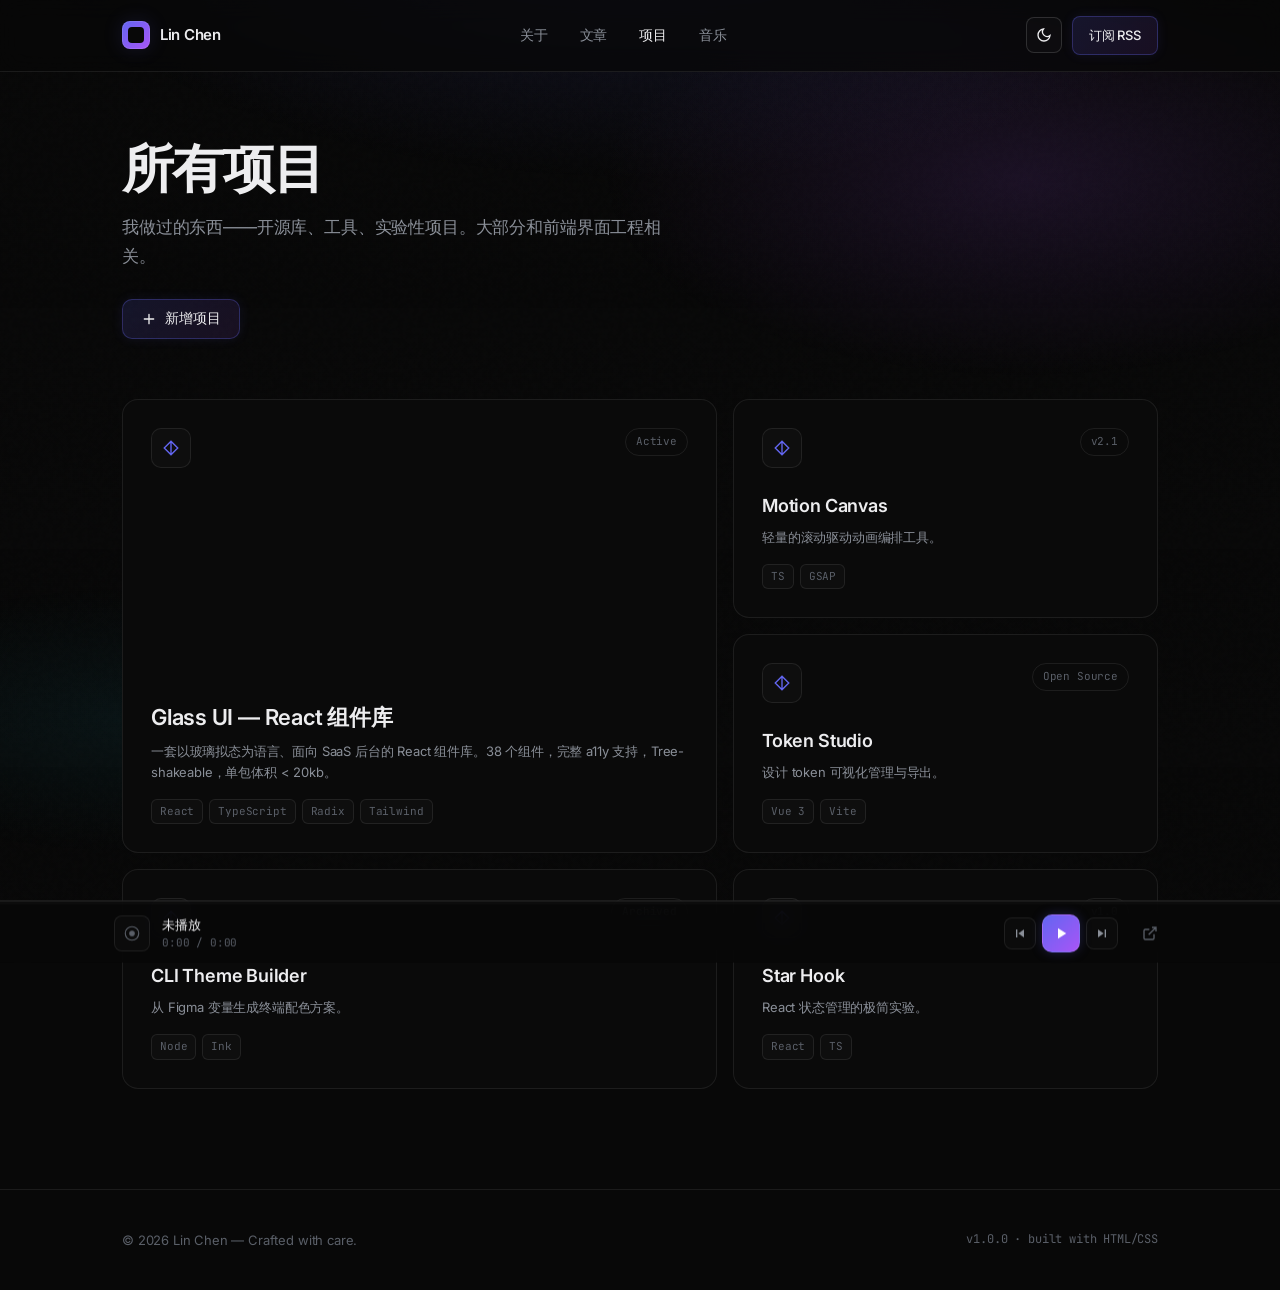
<file: projects.html>
<!DOCTYPE html>
<html lang="zh-CN">
<head>
<meta charset="UTF-8">
<meta name="viewport" content="width=device-width, initial-scale=1.0">
<title>项目 — Lin Chen</title>
<link rel="preconnect" href="https://fonts.googleapis.com">
<link rel="preconnect" href="https://fonts.gstatic.com" crossorigin>
<link href="https://fonts.googleapis.com/css2?family=Inter:wght@300;400;500;600;700&family=JetBrains+Mono:wght@400;500&display=swap" rel="stylesheet">
<link rel="stylesheet" href="style.css">
<script>(function(){var t=localStorage.getItem('theme')||'dark';document.documentElement.setAttribute('data-theme',t);})();</script>
</head>
<body>

<div class="bg-scroll">
  <div class="bg-slide" style="background-image:url('img/背景.jpg')"></div>
  <div class="bg-slide" style="background-image:url('img/背景 (1).jpg')"></div>
  <div class="bg-slide" style="background-image:url('img/背景 (2).jpg')"></div>
  <div class="bg-slide" style="background-image:url('img/背景 (3).jpg')"></div>
  <div class="bg-slide" style="background-image:url('img/背景 (4).jpg')"></div>
  <div class="bg-slide" style="background-image:url('img/背景 (5).jpg')"></div>
  <div class="bg-slide" style="background-image:url('img/背景 (6).jpg')"></div>
  <div class="bg-slide" style="background-image:url('img/背景 (7).jpg')"></div>
</div>
<div class="bg-overlay"></div>

<nav class="nav">
  <div class="nav-inner">
    <a href="index.html" class="logo">
      <span class="logo-mark"></span>
      <span>Lin Chen</span>
    </a>
    <div class="nav-links">
      <a href="about.html">关于</a>
      <a href="posts.html">文章</a>
      <a href="projects.html" class="active">项目</a>
      <a href="music.html">音乐</a>

    </div>
    <div class="nav-right">
      <button class="theme-toggle" onclick="toggleTheme()" aria-label="切换主题">
        <svg class="moon" viewBox="0 0 24 24" fill="none" stroke="currentColor" stroke-width="2" stroke-linecap="round"><path d="M21 12.8A9 9 0 1 1 11.2 3a7 7 0 0 0 9.8 9.8z"/></svg>
        <svg class="sun" viewBox="0 0 24 24" fill="none" stroke="currentColor" stroke-width="2" stroke-linecap="round"><circle cx="12" cy="12" r="4"/><path d="M12 2v2M12 20v2M4.9 4.9l1.4 1.4M17.7 17.7l1.4 1.4M2 12h2M20 12h2M4.9 19.1l1.4-1.4M17.7 6.3l1.4-1.4"/></svg>
      </button>
      <a href="about.html#contact" class="nav-cta">订阅 RSS</a>
    </div>
  </div>
</nav>

<main>

  <section class="page-head">

    <h1>所有项目</h1>
    <p class="sub">我做过的东西——开源库、工具、实验性项目。大部分和前端界面工程相关。</p>
    <div style="margin-top: 28px;">
      <button class="btn-add" onclick="openModal()">
        <svg width="16" height="16" viewBox="0 0 24 24" fill="none" stroke="currentColor" stroke-width="2" stroke-linecap="round"><path d="M12 5v14M5 12h14"/></svg>
        新增项目
      </button>
    </div>
  </section>

  <section class="projects reveal" style="margin-bottom: 100px;">
    <div id="projectGrid" class="project-grid"></div>
  </section>

  <!-- 回收站 -->
  <section class="reveal" id="trashSection" style="margin-bottom: 100px; display: none;">
    <div class="section-head">
      <h2>回收站</h2>
      <span class="meta">// 24小时内可恢复</span>
    </div>
    <div id="trashList" class="post-list"></div>
  </section>

</main>

<!-- 新增项目对话框 -->
<div class="modal-overlay" id="modalOverlay">
  <div class="modal">
    <div class="modal-head">
      <h3>新增项目</h3>
      <button class="modal-close" onclick="closeModal()" aria-label="关闭">
        <svg width="16" height="16" viewBox="0 0 24 24" fill="none" stroke="currentColor" stroke-width="2" stroke-linecap="round"><path d="M18 6L6 18M6 6l12 12"/></svg>
      </button>
    </div>
    <div class="modal-body">
      <div class="modal-field">
        <label>项目名称</label>
        <input class="modal-input" id="fTitle" placeholder="例如：Glass UI" maxlength="40">
      </div>
      <div class="modal-field">
        <label>描述</label>
        <textarea class="modal-textarea" id="fDesc" placeholder="一句话介绍这个项目" maxlength="120"></textarea>
      </div>
      <div class="modal-field">
        <label>技术栈（逗号分隔）</label>
        <input class="modal-input" id="fStack" placeholder="React, TypeScript, Vite">
      </div>
      <div class="modal-field">
        <label>状态</label>
        <input class="modal-input" id="fStatus" placeholder="Active / v1.0 / Open Source" value="Active" maxlength="20">
      </div>
    </div>
    <div class="modal-actions">
      <button class="btn-cancel" onclick="closeModal()">取消</button>
      <button class="btn-submit" onclick="submitProject()">添加</button>
    </div>
  </div>
</div>

<!-- 确认删除对话框 -->
<div class="modal-overlay" id="confirmOverlay">
  <div class="modal" style="width: 400px;">
    <div class="modal-head">
      <h3>确认删除</h3>
      <button class="modal-close" onclick="closeConfirm()" aria-label="关闭">
        <svg width="16" height="16" viewBox="0 0 24 24" fill="none" stroke="currentColor" stroke-width="2" stroke-linecap="round"><path d="M18 6L6 18M6 6l12 12"/></svg>
      </button>
    </div>
    <div class="modal-body">
      <p id="confirmMsg" style="font-size:14px;color:var(--text-muted);line-height:1.7;margin:0;">确定要删除这个项目吗？项目将移入回收站，24小时内可恢复。</p>
    </div>
    <div class="modal-actions">
      <button class="btn-cancel" onclick="closeConfirm()">取消</button>
      <button class="btn-submit" style="background:linear-gradient(135deg,#EF4444,#DC2626);border-color:rgba(239,68,68,0.4);box-shadow:0 0 16px rgba(239,68,68,0.2);" onclick="confirmDelete()">确认删除</button>
    </div>
  </div>
</div>

<footer>
  <div class="footer-inner">
    <span>© 2026 Lin Chen — Crafted with care.</span>
    <span class="mono">v1.0.0 · built with HTML/CSS</span>
  </div>
</footer>

<script src="player.js"></script>
<script>
  // 背景动画跨页面延续
  (function() {
    var D = 48000, slides = document.querySelectorAll('.bg-slide');
    if (!slides.length) return;
    var start = parseFloat(localStorage.getItem('bgAnimStart'));
    var now = Date.now();
    if (!start || isNaN(start)) { start = now; localStorage.setItem('bgAnimStart', String(start)); }
    var off = ((now - start) % D) / 1000;
    var base = [0, -6, -12, -18, -24, -30, -36, -42];
    slides.forEach(function(s, i) { s.style.animationDelay = (base[i] - off) + 's'; });
  })();

  const io = new IntersectionObserver((entries) => {
    entries.forEach(e => { if (e.isIntersecting) { e.target.classList.add('in'); io.unobserve(e.target); } });
  }, { threshold: 0.12 });
  document.querySelectorAll('.reveal').forEach(el => io.observe(el));
  let down = false;
  window.addEventListener('scroll', () => {
    const next = window.scrollY > 20;
    if (next !== down) {
      down = next;
      document.body.classList.toggle('scrolled', down);
    }
  }, { passive: true });

  function toggleTheme() {
    const cur = document.documentElement.getAttribute('data-theme');
    const next = cur === 'light' ? 'dark' : 'light';
    document.documentElement.setAttribute('data-theme', next);
    localStorage.setItem('theme', next);
  }

  /* ====== 项目增删逻辑 ====== */
  var DEFAULT_PROJECTS = [
    { id: 1, title: 'Glass UI — React 组件库', desc: '一套以玻璃拟态为语言、面向 SaaS 后台的 React 组件库。38 个组件，完整 a11y 支持，Tree-shakeable，单包体积 < 20kb。', stack: ['React','TypeScript','Radix','Tailwind'], status: 'Active', featured: true },
    { id: 2, title: 'Motion Canvas', desc: '轻量的滚动驱动动画编排工具。', stack: ['TS','GSAP'], status: 'v2.1', featured: false },
    { id: 3, title: 'Token Studio', desc: '设计 token 可视化管理与导出。', stack: ['Vue 3','Vite'], status: 'Open Source', featured: false },
    { id: 4, title: 'CLI Theme Builder', desc: '从 Figma 变量生成终端配色方案。', stack: ['Node','Ink'], status: 'Archived', featured: false },
    { id: 5, title: 'Star Hook', desc: 'React 状态管理的极简实验。', stack: ['React','TS'], status: 'v1.0', featured: false }
  ];

  function loadProjects() {
    try { var s = localStorage.getItem('projects'); if (s) return JSON.parse(s); } catch(e) {}
    return DEFAULT_PROJECTS.slice();
  }
  function saveProjects(list) { localStorage.setItem('projects', JSON.stringify(list)); }

  function esc(s) { return String(s).replace(/[&<>"]/g, function(c){return {'&':'&amp;','<':'&lt;','>':'&gt;','"':'&quot;'}[c];}); }

  function renderProjects() {
    var list = loadProjects();
    var grid = document.getElementById('projectGrid');
    if (!list.length) {
      grid.className = '';
      grid.innerHTML = '<div class="empty-state">还没有项目，点击上方"新增项目"添加第一个吧。</div>';
      return;
    }
    grid.className = 'project-grid';
    var html = '';
    list.forEach(function(p) {
      var stacks = (p.stack || []).map(function(t){ return '<span>' + esc(t) + '</span>'; }).join('');
      html += '<div class="project-card' + (p.featured ? ' featured' : '') + '">' +
        '<button class="pc-delete" onclick="deleteProject(' + p.id + ')" aria-label="删除">' +
          '<svg width="14" height="14" viewBox="0 0 24 24" fill="none" stroke="currentColor" stroke-width="2" stroke-linecap="round"><path d="M3 6h18M8 6V4h8v2M6 6l1 14h10l1-14"/></svg>' +
        '</button>' +
        '<div class="pc-glow" style="background: radial-gradient(ellipse 70% 60% at 40% 30%, rgba(99,102,241,0.16), transparent 60%);"></div>' +
        '<div class="pc-top">' +
          '<div class="pc-icon"><svg width="18" height="18" viewBox="0 0 24 24" fill="none" stroke="var(--indigo)" stroke-width="1.8"><path d="M3 12l9-9 9 9-9 9-9-9zM12 3v18"/></svg></div>' +
          '<span class="pc-status">' + esc(p.status || 'Active') + '</span>' +
        '</div>' +
        '<div class="pc-bottom">' +
          '<div class="pc-title">' + esc(p.title) + '</div>' +
          '<div class="pc-desc">' + esc(p.desc || '') + '</div>' +
          '<div class="pc-stack">' + stacks + '</div>' +
        '</div>' +
      '</div>';
    });
    grid.innerHTML = html;
  }

  function openModal() {
    document.getElementById('modalOverlay').classList.add('open');
    document.getElementById('fTitle').focus();
  }
  function closeModal() {
    document.getElementById('modalOverlay').classList.remove('open');
    document.getElementById('fTitle').value = '';
    document.getElementById('fDesc').value = '';
    document.getElementById('fStack').value = '';
    document.getElementById('fStatus').value = 'Active';
  }
  function submitProject() {
    var title = document.getElementById('fTitle').value.trim();
    if (!title) { document.getElementById('fTitle').focus(); return; }
    var desc = document.getElementById('fDesc').value.trim();
    var stack = document.getElementById('fStack').value.split(',').map(function(s){return s.trim();}).filter(Boolean);
    var status = document.getElementById('fStatus').value.trim() || 'Active';
    var list = loadProjects();
    var id = list.length ? Math.max.apply(null, list.map(function(p){return p.id;})) + 1 : 1;
    list.push({ id: id, title: title, desc: desc, stack: stack, status: status, featured: false });
    saveProjects(list);
    closeModal();
    renderProjects();
  }
  var pendingDeleteId = null;
  function deleteProject(id) {
    pendingDeleteId = id;
    var list = loadProjects();
    var p = list.find(function(x){return x.id === id;});
    if (p) document.getElementById('confirmMsg').textContent = '确定要删除「' + p.title + '」吗？项目将移入回收站，24小时内可恢复。';
    document.getElementById('confirmOverlay').classList.add('open');
  }
  function confirmDelete() {
    if (pendingDeleteId !== null) {
      var list = loadProjects();
      var p = list.find(function(x){return x.id === pendingDeleteId;});
      if (p) {
        var trash = loadTrash();
        trash.push({ project: p, deletedAt: Date.now() });
        saveTrash(trash);
      }
      saveProjects(list.filter(function(x){return x.id !== pendingDeleteId;}));
      pendingDeleteId = null;
      renderProjects();
      renderTrash();
    }
    closeConfirm();
  }
  function closeConfirm() {
    document.getElementById('confirmOverlay').classList.remove('open');
    pendingDeleteId = null;
  }

  /* ====== 回收站逻辑 ====== */
  var TRASH_KEY = 'projectTrash';
  var TRASH_TTL = 24 * 60 * 60 * 1000; // 24小时

  function loadTrash() {
    try { var s = localStorage.getItem(TRASH_KEY); if (s) return JSON.parse(s); } catch(e) {}
    return [];
  }
  function saveTrash(list) { localStorage.setItem(TRASH_KEY, JSON.stringify(list)); }

  // 清理过期项目（超过24小时）
  function purgeExpired() {
    var trash = loadTrash();
    var now = Date.now();
    var valid = trash.filter(function(t){ return (now - t.deletedAt) < TRASH_TTL; });
    if (valid.length !== trash.length) saveTrash(valid);
    return valid;
  }

  // 格式化剩余时间
  function fmtRemaining(ms) {
    if (ms <= 0) return '已过期';
    var h = Math.floor(ms / 3600000);
    var m = Math.floor((ms % 3600000) / 60000);
    var s = Math.floor((ms % 60000) / 1000);
    if (h > 0) return h + '小时' + m + '分后彻底删除';
    if (m > 0) return m + '分' + s + '秒后彻底删除';
    return s + '秒后彻底删除';
  }

  function renderTrash() {
    var trash = purgeExpired();
    var section = document.getElementById('trashSection');
    var list = document.getElementById('trashList');
    if (!trash.length) { section.style.display = 'none'; return; }
    section.style.display = 'block';
    var now = Date.now();
    var html = '';
    trash.forEach(function(t) {
      var p = t.project;
      var remaining = TRASH_TTL - (now - t.deletedAt);
      var stacks = (p.stack || []).map(function(s){ return '<span class="tag">' + esc(s) + '</span>'; }).join(' ');
      html += '<div class="post" style="cursor:default;">' +
        '<span class="date mono" style="color:#F59E0B;">' + fmtRemaining(remaining) + '</span>' +
        '<div class="body">' +
          '<div class="title">' + esc(p.title) + '</div>' +
          '<div class="desc">' + esc(p.desc || '') + ' ' + stacks + '</div>' +
        '</div>' +
        '<div style="display:flex;gap:8px;">' +
          '<button class="btn-cancel" style="padding:6px 14px;font-size:12px;" onclick="restoreProject(' + p.id + ')">恢复</button>' +
          '<button class="btn-cancel" style="padding:6px 14px;font-size:12px;color:#EF4444;border-color:rgba(239,68,68,0.3);" onclick="purgeProject(' + p.id + ')">彻底删除</button>' +
        '</div>' +
      '</div>';
    });
    list.innerHTML = html;
  }

  function restoreProject(id) {
    var trash = loadTrash();
    var item = trash.find(function(t){return t.project.id === id;});
    if (item) {
      var list = loadProjects();
      list.push(item.project);
      saveProjects(list);
    }
    saveTrash(trash.filter(function(t){return t.project.id !== id;}));
    renderProjects();
    renderTrash();
  }

  function purgeProject(id) {
    saveTrash(loadTrash().filter(function(t){return t.project.id !== id;}));
    renderTrash();
  }

  // 定时刷新回收站倒计时
  setInterval(function() {
    var section = document.getElementById('trashSection');
    if (section && section.style.display !== 'none') renderTrash();
  }, 1000);

  // ESC 关闭对话框
  document.addEventListener('keydown', function(e) {
    if (e.key === 'Escape') { closeModal(); closeConfirm(); }
  });
  // 点击遮罩关闭
  document.getElementById('modalOverlay').addEventListener('click', function(e) {
    if (e.target === this) closeModal();
  });
  document.getElementById('confirmOverlay').addEventListener('click', function(e) {
    if (e.target === this) closeConfirm();
  });

  purgeExpired();
  renderProjects();
  renderTrash();
</script>

</body>
</html>
</file>
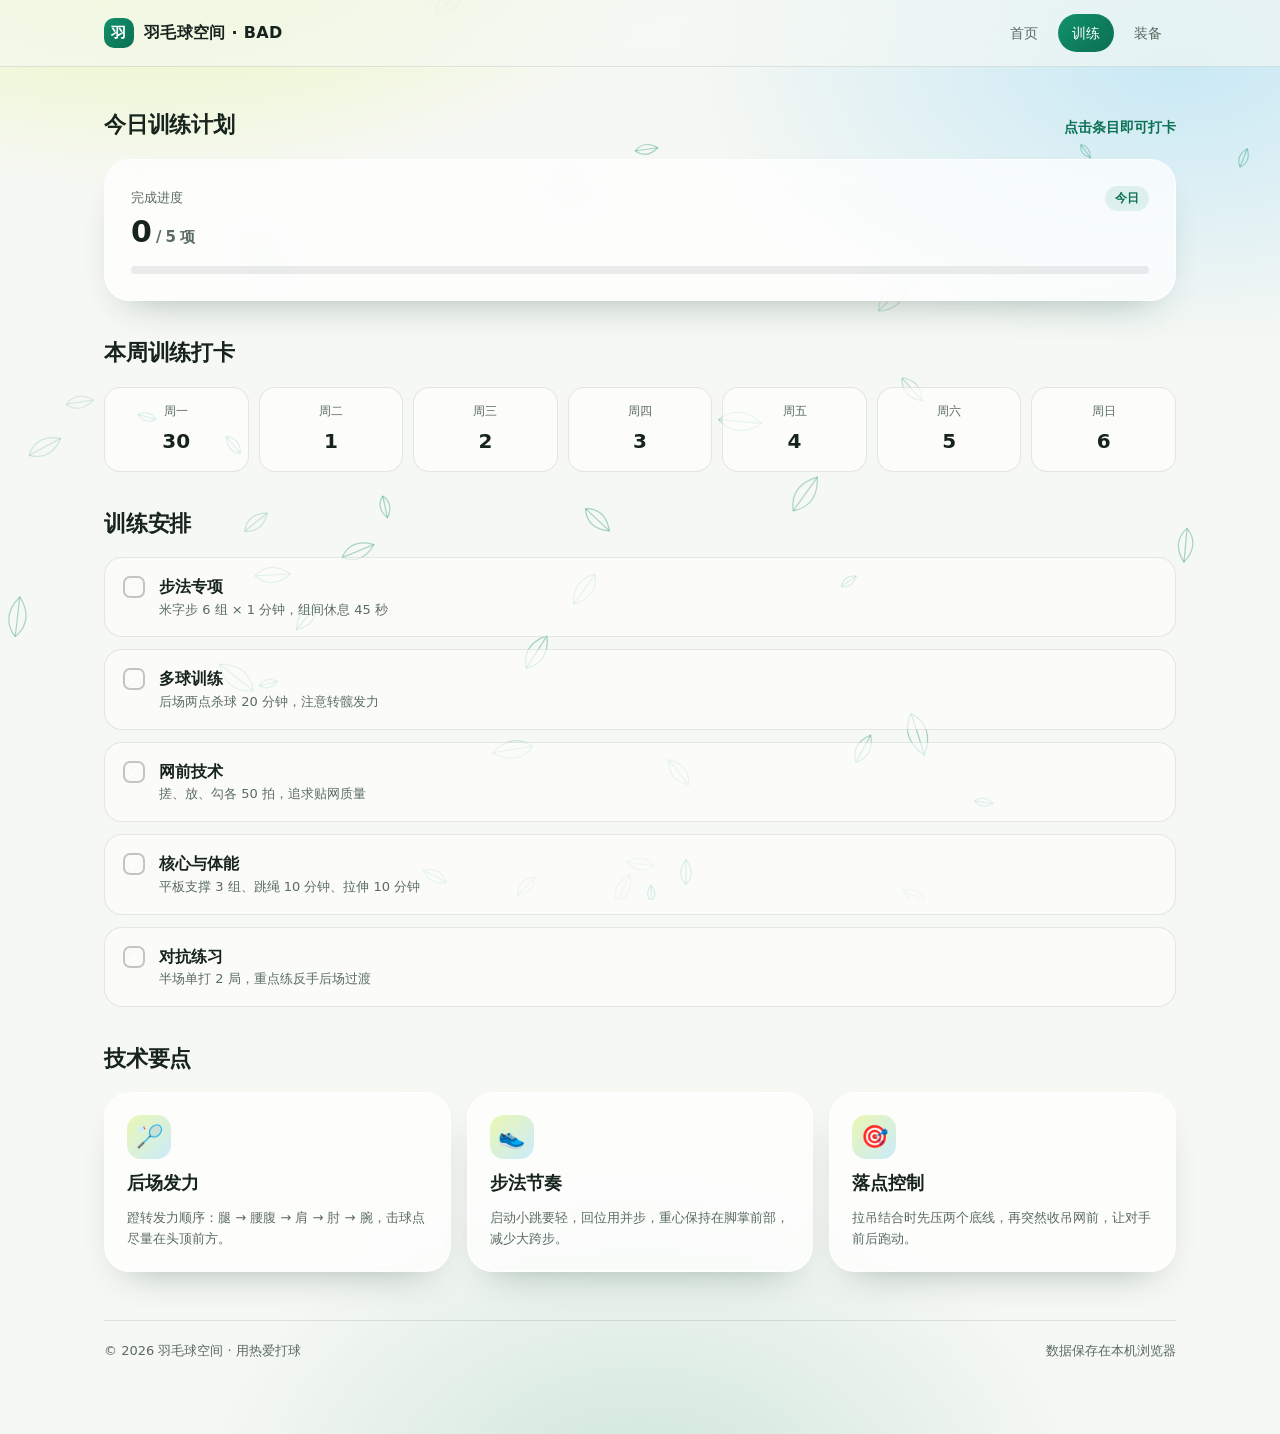
<file: training.html>
<!DOCTYPE html>
<html lang="zh-CN">
<head>
  <meta charset="UTF-8" />
  <meta name="viewport" content="width=device-width, initial-scale=1.0" />
  <title>训练计划 · 羽毛球空间</title>
  <link rel="stylesheet" href="assets/css/style.css" />
</head>
<body data-page="training">
  <canvas id="bg-canvas"></canvas>

  <header class="nav">
    <div class="nav-inner">
      <a class="brand" href="index.html"><span class="dot">羽</span>羽毛球空间 · BAD</a>
      <nav class="nav-links">
        <a href="index.html">首页</a>
        <a href="training.html">训练</a>
        <a href="gear.html">装备</a>
      </nav>
    </div>
  </header>

  <main class="page">
    <div class="section-head" style="margin-top:0">
      <h2>今日训练计划</h2>
      <span class="link">点击条目即可打卡</span>
    </div>

    <div class="card" style="padding:26px; margin-bottom:20px">
      <div style="display:flex; justify-content:space-between; align-items:baseline">
        <div>
          <div style="font-size:13px; color:var(--ink-soft)">完成进度</div>
          <div style="font-size:30px; font-weight:800; letter-spacing:-0.02em">
            <span id="plan-done">0</span><small style="font-size:15px; color:var(--ink-soft)"> / <span id="plan-total">5</span> 项</small>
          </div>
        </div>
        <span class="tag">今日</span>
      </div>
      <div class="bar"><i id="plan-ring" style="width:0%"></i></div>
    </div>

    <div class="section-head">
      <h2>本周训练打卡</h2>
    </div>
    <div class="day-grid" id="week-grid"></div>

    <div class="section-head">
      <h2>训练安排</h2>
    </div>
    <div class="plan-list" id="plan-list"></div>

    <div class="section-head">
      <h2>技术要点</h2>
    </div>
    <div class="grid-3">
      <div class="card gear-card">
        <div class="emoji-badge">🏸</div>
        <div class="name">后场发力</div>
        <p>蹬转发力顺序：腿 → 腰腹 → 肩 → 肘 → 腕，击球点尽量在头顶前方。</p>
      </div>
      <div class="card gear-card">
        <div class="emoji-badge">👟</div>
        <div class="name">步法节奏</div>
        <p>启动小跳要轻，回位用并步，重心保持在脚掌前部，减少大跨步。</p>
      </div>
      <div class="card gear-card">
        <div class="emoji-badge">🎯</div>
        <div class="name">落点控制</div>
        <p>拉吊结合时先压两个底线，再突然收吊网前，让对手前后跑动。</p>
      </div>
    </div>

    <footer>
      <span>© 2026 羽毛球空间 · 用热爱打球</span>
      <span>数据保存在本机浏览器</span>
    </footer>
  </main>

  <script src="assets/js/store.js"></script>
  <script src="assets/js/main.js"></script>
</body>
</html>
</file>
<file: assets/css/style.css>
:root {
  --bg: #f6f8f3;
  --surface: rgba(255, 255, 255, 0.72);
  --ink: #17231d;
  --ink-soft: #5a6b62;
  --line: rgba(23, 35, 29, 0.1);
  --brand: #12916b;
  --brand-deep: #0b6f52;
  --lime: #d8f26b;
  --sky: #9ad9f7;
  --coral: #ff8b6b;
  --radius: 18px;
  --radius-lg: 26px;
  --shadow: 0 18px 40px -24px rgba(18, 63, 46, 0.45);
  --shadow-lg: 0 30px 70px -30px rgba(18, 63, 46, 0.55);
  --font: "PingFang SC", "HarmonyOS Sans SC", "Microsoft YaHei", system-ui, sans-serif;
}

* { box-sizing: border-box; }

html { scroll-behavior: smooth; }

body {
  margin: 0;
  font-family: var(--font);
  color: var(--ink);
  background:
    radial-gradient(900px 500px at 12% -8%, rgba(216, 242, 107, 0.55), transparent 60%),
    radial-gradient(800px 480px at 92% 4%, rgba(154, 217, 247, 0.5), transparent 62%),
    radial-gradient(700px 500px at 50% 105%, rgba(18, 145, 107, 0.18), transparent 65%),
    var(--bg);
  min-height: 100vh;
  line-height: 1.6;
  -webkit-font-smoothing: antialiased;
}

a { color: inherit; text-decoration: none; }

#bg-canvas {
  position: fixed;
  inset: 0;
  width: 100%;
  height: 100%;
  pointer-events: none;
  z-index: 0;
  opacity: 0.85;
}

.page {
  position: relative;
  z-index: 1;
  max-width: 1120px;
  margin: 0 auto;
  padding: 0 24px 72px;
}

/* ---------- 导航 ---------- */
.nav {
  position: sticky;
  top: 0;
  z-index: 20;
  backdrop-filter: blur(18px);
  -webkit-backdrop-filter: blur(18px);
  background: rgba(246, 248, 243, 0.6);
  border-bottom: 1px solid var(--line);
  margin-bottom: 40px;
}

.nav-inner {
  max-width: 1120px;
  margin: 0 auto;
  padding: 14px 24px;
  display: flex;
  align-items: center;
  justify-content: space-between;
  gap: 16px;
}

.brand {
  display: flex;
  align-items: center;
  gap: 10px;
  font-weight: 800;
  letter-spacing: 0.02em;
}

.brand .dot {
  width: 30px;
  height: 30px;
  border-radius: 10px;
  display: grid;
  place-items: center;
  background: linear-gradient(135deg, var(--brand), var(--brand-deep));
  color: #fff;
  font-size: 15px;
  box-shadow: var(--shadow);
}

.nav-links {
  display: flex;
  gap: 6px;
  flex-wrap: wrap;
}

.nav-links a {
  padding: 8px 14px;
  border-radius: 999px;
  font-size: 14px;
  color: var(--ink-soft);
  transition: background .25s ease, color .25s ease, transform .25s ease;
}

.nav-links a:hover { background: rgba(18, 145, 107, 0.1); color: var(--brand-deep); transform: translateY(-1px); }

.nav-links a.active {
  background: linear-gradient(135deg, var(--brand), var(--brand-deep));
  color: #fff;
  box-shadow: var(--shadow);
}

/* ---------- 通用 ---------- */
.hero {
  display: grid;
  grid-template-columns: 1.15fr 0.85fr;
  gap: 24px;
  align-items: stretch;
  margin-bottom: 28px;
}

.card {
  background: var(--surface);
  border: 1px solid rgba(255, 255, 255, 0.75);
  border-radius: var(--radius-lg);
  box-shadow: var(--shadow);
  backdrop-filter: blur(14px);
  -webkit-backdrop-filter: blur(14px);
}

.hero-main {
  padding: 38px 36px;
  position: relative;
  overflow: hidden;
  background:
    linear-gradient(145deg, rgba(255,255,255,0.9), rgba(238,244,234,0.66)),
    var(--surface);
}

.hero-main::after {
  content: "";
  position: absolute;
  right: -70px;
  bottom: -90px;
  width: 260px;
  height: 260px;
  border-radius: 50%;
  background: radial-gradient(circle, rgba(216,242,107,0.6), transparent 70%);
}

.eyebrow {
  display: inline-flex;
  align-items: center;
  gap: 8px;
  font-size: 12px;
  letter-spacing: 0.18em;
  text-transform: uppercase;
  color: var(--brand-deep);
  background: rgba(18, 145, 107, 0.1);
  border-radius: 999px;
  padding: 5px 12px;
  margin-bottom: 18px;
}

h1 { font-size: 44px; line-height: 1.15; margin: 0 0 14px; letter-spacing: -0.02em; }
h1 .accent {
  background: linear-gradient(120deg, var(--brand), #3fb68b 45%, var(--brand-deep));
  -webkit-background-clip: text;
  background-clip: text;
  color: transparent;
}

.lead { color: var(--ink-soft); font-size: 16px; margin: 0 0 26px; max-width: 46ch; }

.btn-row { display: flex; gap: 12px; flex-wrap: wrap; position: relative; z-index: 1; }

.btn {
  display: inline-flex;
  align-items: center;
  gap: 8px;
  padding: 11px 22px;
  border-radius: 999px;
  font-size: 14px;
  font-weight: 700;
  border: 1px solid transparent;
  cursor: pointer;
  transition: transform .2s ease, box-shadow .2s ease, background .2s ease;
  font-family: inherit;
}

.btn-primary {
  background: linear-gradient(135deg, var(--brand), var(--brand-deep));
  color: #fff;
  box-shadow: var(--shadow);
}

.btn-primary:hover { transform: translateY(-2px); box-shadow: var(--shadow-lg); }

.btn-ghost {
  background: rgba(255, 255, 255, 0.7);
  border-color: var(--line);
  color: var(--ink);
}

.btn-ghost:hover { transform: translateY(-2px); background: #fff; }

.hero-side { display: grid; gap: 16px; grid-template-rows: 1fr 1fr; }

.mini {
  padding: 22px 24px;
  display: flex;
  flex-direction: column;
  justify-content: center;
  gap: 6px;
  position: relative;
  overflow: hidden;
}

.mini .label { font-size: 12px; letter-spacing: 0.12em; color: var(--ink-soft); text-transform: uppercase; }
.mini .value { font-size: 28px; font-weight: 800; letter-spacing: -0.02em; }
.mini .value small { font-size: 14px; font-weight: 600; color: var(--ink-soft); margin-left: 4px; }
.mini .hint { font-size: 13px; color: var(--ink-soft); }

.mini.accent {
  background: linear-gradient(135deg, rgba(18,145,107,0.95), rgba(11,111,82,0.95));
  color: #fff;
  border-color: transparent;
}
.mini.accent .label, .mini.accent .hint { color: rgba(255,255,255,0.78); }
.mini.accent .value small { color: rgba(255,255,255,0.8); }

.section-head { display: flex; align-items: baseline; justify-content: space-between; gap: 16px; margin: 34px 0 16px; }
.section-head h2 { font-size: 22px; margin: 0; letter-spacing: -0.01em; }
.section-head .link { font-size: 14px; color: var(--brand-deep); font-weight: 700; }
.section-head .link:hover { text-decoration: underline; }

.grid-4 { display: grid; grid-template-columns: repeat(4, 1fr); gap: 16px; }
.grid-3 { display: grid; grid-template-columns: repeat(3, 1fr); gap: 16px; }
.grid-2 { display: grid; grid-template-columns: repeat(2, 1fr); gap: 16px; }

.stat {
  padding: 20px 22px;
  transition: transform .25s ease, box-shadow .25s ease;
}
.stat:hover { transform: translateY(-3px); box-shadow: var(--shadow-lg); }
.stat .k { font-size: 13px; color: var(--ink-soft); }
.stat .v { font-size: 26px; font-weight: 800; margin-top: 4px; letter-spacing: -0.02em; }
.stat .v span { font-size: 13px; font-weight: 600; color: var(--ink-soft); margin-left: 3px; }

.bar { height: 8px; border-radius: 999px; background: rgba(23,35,29,0.08); overflow: hidden; margin-top: 10px; }
.bar > i {
  display: block;
  height: 100%;
  border-radius: inherit;
  background: linear-gradient(90deg, var(--brand), #4cc79a, var(--lime));
  transition: width .6s cubic-bezier(.2,.8,.2,1);
}

.tag {
  display: inline-block;
  font-size: 12px;
  padding: 3px 10px;
  border-radius: 999px;
  background: rgba(18,145,107,0.1);
  color: var(--brand-deep);
  font-weight: 700;
}
.tag.win { background: rgba(18,145,107,0.14); color: var(--brand-deep); }
.tag.lose { background: rgba(255,139,107,0.16); color: #b8452b; }

.table { width: 100%; border-collapse: collapse; font-size: 14px; }
.table th, .table td { text-align: left; padding: 12px 10px; border-bottom: 1px solid var(--line); }
.table th { font-size: 12px; letter-spacing: 0.1em; color: var(--ink-soft); text-transform: uppercase; font-weight: 700; }
.table tbody tr:last-child td { border-bottom: none; }

.empty { padding: 28px; text-align: center; color: var(--ink-soft); font-size: 14px; }

/* ---------- 训练 ---------- */
.day-grid { display: grid; grid-template-columns: repeat(7, 1fr); gap: 10px; margin-bottom: 18px; }
.day {
  padding: 14px 10px;
  text-align: center;
  border-radius: 16px;
  border: 1px solid var(--line);
  background: rgba(255,255,255,0.66);
  cursor: pointer;
  transition: transform .2s ease, background .25s ease, border-color .25s ease;
  user-select: none;
}
.day:hover { transform: translateY(-3px); }
.day .d { font-size: 12px; color: var(--ink-soft); }
.day .s { font-size: 20px; font-weight: 800; margin-top: 4px; }
.day.done { background: linear-gradient(145deg, rgba(18,145,107,0.95), rgba(11,111,82,0.95)); color: #fff; border-color: transparent; box-shadow: var(--shadow); }
.day.done .d { color: rgba(255,255,255,0.8); }

.plan-list { display: grid; gap: 12px; }
.plan-item {
  display: flex; align-items: flex-start; gap: 14px;
  padding: 16px 18px;
  border: 1px solid var(--line);
  border-radius: var(--radius);
  background: rgba(255,255,255,0.6);
  cursor: pointer;
  transition: background .25s ease, border-color .25s ease;
}
.plan-item:hover { background: #fff; border-color: rgba(18,145,107,0.3); }
.plan-item.done { background: rgba(216,242,107,0.22); border-color: rgba(18,145,107,0.3); }
.check {
  flex: none; width: 22px; height: 22px; margin-top: 2px;
  border-radius: 7px; border: 2px solid rgba(23,35,29,0.25);
  display: grid; place-items: center; font-size: 13px; color: #fff;
}
.plan-item.done .check { background: linear-gradient(135deg, var(--brand), var(--brand-deep)); border-color: transparent; }
.plan-item .t { font-weight: 700; }
.plan-item .m { font-size: 13px; color: var(--ink-soft); }

/* ---------- 装备 ---------- */
.gear-card { padding: 22px; display: flex; flex-direction: column; gap: 10px; }
.gear-card .head { display: flex; align-items: center; justify-content: space-between; }
.gear-card .name { font-weight: 800; font-size: 18px; }
.gear-card .spec { display: flex; gap: 8px; flex-wrap: wrap; }
.gear-card .spec span { font-size: 12px; padding: 3px 9px; border-radius: 8px; background: rgba(23,35,29,0.06); color: var(--ink-soft); }
.gear-card p { margin: 0; font-size: 13px; color: var(--ink-soft); }
.emoji-badge {
  width: 44px; height: 44px; border-radius: 14px; display: grid; place-items: center;
  font-size: 22px; background: linear-gradient(135deg, rgba(216,242,107,0.5), rgba(154,217,247,0.5));
}

/* ---------- 对话框 ---------- */
dialog.modal {
  border: none;
  padding: 0;
  border-radius: var(--radius-lg);
  width: min(520px, calc(100vw - 32px));
  background: linear-gradient(160deg, #fff, #f2f7ef);
  color: var(--ink);
  box-shadow: var(--shadow-lg);
}
dialog.modal::backdrop {
  background: rgba(18, 40, 30, 0.32);
  backdrop-filter: blur(4px);
}
.modal-body { padding: 26px 28px 28px; }
.modal-head { display: flex; align-items: center; justify-content: space-between; margin-bottom: 18px; }
.modal-head h3 { margin: 0; font-size: 20px; }
.icon-btn {
  border: none; background: rgba(23,35,29,0.06); color: var(--ink-soft);
  width: 32px; height: 32px; border-radius: 10px; cursor: pointer; font-size: 16px; font-family: inherit;
}
.icon-btn:hover { background: rgba(23,35,29,0.12); }

.field { display: grid; gap: 6px; margin-bottom: 14px; }
.field label { font-size: 13px; font-weight: 700; color: var(--ink-soft); }
.field input, .field select, .field textarea {
  font-family: inherit; font-size: 14px; color: var(--ink);
  padding: 10px 12px; border-radius: 12px;
  border: 1px solid var(--line); background: rgba(255,255,255,0.9);
  outline: none; transition: border-color .2s ease, box-shadow .2s ease;
}
.field input:focus, .field select:focus, .field textarea:focus {
  border-color: var(--brand);
  box-shadow: 0 0 0 3px rgba(18,145,107,0.14);
}
.form-row { display: grid; grid-template-columns: 1fr 1fr; gap: 12px; }
.modal-actions { display: flex; justify-content: flex-end; gap: 10px; margin-top: 6px; }

/* ---------- 提示 ---------- */
#toast {
  position: fixed; left: 50%; bottom: 28px; transform: translateX(-50%) translateY(20px);
  background: rgba(18, 35, 29, 0.92); color: #fff;
  padding: 10px 20px; border-radius: 999px; font-size: 14px;
  opacity: 0; pointer-events: none; transition: opacity .3s ease, transform .3s ease; z-index: 50;
}
#toast.show { opacity: 1; transform: translateX(-50%) translateY(0); }

footer { margin-top: 48px; padding-top: 20px; border-top: 1px solid var(--line); font-size: 13px; color: var(--ink-soft); display: flex; justify-content: space-between; gap: 12px; flex-wrap: wrap; }

/* ---------- 响应式 ---------- */
@media (max-width: 900px) {
  .hero { grid-template-columns: 1fr; }
  .hero-side { grid-template-columns: 1fr 1fr; grid-template-rows: auto; }
  .grid-4 { grid-template-columns: repeat(2, 1fr); }
  .grid-3 { grid-template-columns: repeat(2, 1fr); }
  .day-grid { grid-template-columns: repeat(4, 1fr); }
  h1 { font-size: 34px; }
}

@media (max-width: 600px) {
  .page { padding: 0 16px 56px; }
  .nav-inner { padding: 12px 16px; }
  .nav-links a { padding: 6px 10px; font-size: 13px; }
  .hero-main { padding: 26px 22px; }
  .hero-side, .grid-4, .grid-3, .grid-2, .form-row { grid-template-columns: 1fr; }
  .day-grid { grid-template-columns: repeat(4, 1fr); }
  h1 { font-size: 28px; }
}
</file>
<file: style.css>
@charset "UTF-8";
*, *::before, *::after { margin: 0; padding: 0; box-sizing: border-box; }

:root {
  --bg: #080808;
  --bg-soft: #0A0A0A;
  --surface: rgba(255, 255, 255, 0.02);
  --border: rgba(255, 255, 255, 0.08);
  --border-strong: rgba(255, 255, 255, 0.14);
  --text: #EDEDEF;
  --text-muted: #8A8F98;
  --text-dim: #5A5F68;
  --indigo: #6366F1;
  --purple: #A855F7;
  --cyan: #22D3EE;
  --glow-indigo: rgba(99, 102, 241, 0.15);
  --glow-purple: rgba(168, 85, 247, 0.12);
  --glow-cyan: rgba(34, 211, 238, 0.06);
  --nav-bg: rgba(8, 8, 8, 0.72);
  --nav-bg-scrolled: rgba(8, 8, 8, 0.85);
  --overlay-top: rgba(8, 8, 8, 0.5);
  --overlay-mid: rgba(8, 8, 8, 0.32);
  --overlay-bot: rgba(8, 8, 8, 0.58);
  --hover-bg: #0C0C0C;
  --shimmer: rgba(255, 255, 255, 0.03);
  --bg-slide-opacity: 0.4;
  --bg-slide-static: 0.35;
  --noise-opacity: 0.04;
  --code-bg: #050506;
  --code-text: #C9D1D9;
  --code-kw: #FF7B72;
  --code-fn: #D2A8FF;
  --code-str: #A5D6FF;
  --code-num: #79C0FF;
  --code-com: #6E7681;
  --code-var: #FFA657;
  --theme-icon: #EDEDEF;
}

[data-theme="light"] {
  --bg: #F6F6F7;
  --bg-soft: #FFFFFF;
  --surface: rgba(0, 0, 0, 0.025);
  --border: rgba(0, 0, 0, 0.08);
  --border-strong: rgba(0, 0, 0, 0.12);
  --text: #18181B;
  --text-muted: #52525B;
  --text-dim: #A1A1AA;
  --glow-indigo: rgba(99, 102, 241, 0.08);
  --glow-purple: rgba(168, 85, 247, 0.06);
  --glow-cyan: rgba(34, 211, 238, 0.04);
  --nav-bg: rgba(246, 246, 247, 0.75);
  --nav-bg-scrolled: rgba(246, 246, 247, 0.9);
  --overlay-top: rgba(246, 246, 247, 0.32);
  --overlay-mid: rgba(246, 246, 247, 0.15);
  --overlay-bot: rgba(246, 246, 247, 0.38);
  --hover-bg: #ECECEE;
  --shimmer: rgba(0, 0, 0, 0.04);
  --bg-slide-opacity: 0.48;
  --bg-slide-static: 0.4;
  --noise-opacity: 0.025;
  --code-bg: #F0F0F1;
  --code-text: #1F2328;
  --code-kw: #CF222E;
  --code-fn: #8250DF;
  --code-str: #0A3069;
  --code-num: #0550AE;
  --code-com: #6E7781;
  --code-var: #953800;
  --theme-icon: #18181B;
}

html { scroll-behavior: smooth; }

body {
  font-family: 'Inter', -apple-system, BlinkMacSystemFont, sans-serif;
  background: var(--bg);
  color: var(--text);
  line-height: 1.6;
  letter-spacing: -0.01em;
  -webkit-font-smoothing: antialiased;
  overflow-x: hidden;
  position: relative;
}

body::before {
  content: '';
  position: fixed;
  inset: 0;
  background:
    radial-gradient(ellipse 80% 50% at 50% -10%, var(--glow-indigo), transparent 60%),
    radial-gradient(ellipse 60% 40% at 80% 20%, var(--glow-purple), transparent 55%),
    radial-gradient(ellipse 50% 30% at 10% 80%, var(--glow-cyan), transparent 50%);
  pointer-events: none;
  z-index: 2;
}

body::after {
  content: '';
  position: fixed;
  inset: 0;
  background-image: url("data:image/svg+xml,%3Csvg viewBox='0 0 200 200' xmlns='http://www.w3.org/2000/svg'%3E%3Cfilter id='n'%3E%3CfeTurbulence type='fractalNoise' baseFrequency='0.9' numOctaves='3'/%3E%3C/filter%3E%3Crect width='100%25' height='100%25' filter='url(%23n)' opacity='0.4'/%3E%3C/svg%3E");
  opacity: var(--noise-opacity);
  pointer-events: none;
  z-index: 3;
}

/* ============ 自滚动背景轮播 ============ */
.bg-scroll {
  position: fixed;
  inset: 0;
  z-index: 0;
  overflow: hidden;
  pointer-events: none;
  contain: strict;
}
.bg-slide {
  position: absolute;
  inset: -6%;
  background-size: cover;
  background-position: center;
  opacity: 0;
  transform: scale(1.1);
  will-change: opacity;
  animation: bgFade 48s linear infinite;
}
.bg-slide:nth-child(1) { animation-delay: 0s; }
.bg-slide:nth-child(2) { animation-delay: -6s; }
.bg-slide:nth-child(3) { animation-delay: -12s; }
.bg-slide:nth-child(4) { animation-delay: -18s; }
.bg-slide:nth-child(5) { animation-delay: -24s; }
.bg-slide:nth-child(6) { animation-delay: -30s; }
.bg-slide:nth-child(7) { animation-delay: -36s; }
.bg-slide:nth-child(8) { animation-delay: -42s; }

@keyframes bgFade {
  0%   { opacity: 0; }
  10%  { opacity: var(--bg-slide-opacity); }
  15%  { opacity: var(--bg-slide-opacity); }
  25%  { opacity: 0; }
  100% { opacity: 0; }
}

/* 暗色遮罩，保证内容可读 */
.bg-overlay {
  position: fixed;
  inset: 0;
  z-index: 1;
  pointer-events: none;
  background:
    linear-gradient(180deg, var(--overlay-top) 0%, var(--overlay-mid) 50%, var(--overlay-bot) 100%);
}

/* ============ 头像 ============ */
.avatar {
  border-radius: 50%;
  object-fit: cover;
  border: 1px solid var(--border-strong);
  box-shadow: 0 0 24px var(--glow-indigo), inset 0 0 0 2px rgba(255,255,255,0.06);
  background: linear-gradient(135deg, var(--indigo), var(--purple));
}
.avatar.lg { width: 88px; height: 88px; }
.avatar.md { width: 56px; height: 56px; }
.avatar.sm { width: 44px; height: 44px; }
.avatar.ring {
  border: 2px solid rgba(99,102,241,0.4);
  box-shadow: 0 0 32px rgba(99,102,241,0.25), 0 0 0 4px rgba(99,102,241,0.08);
}

.mono { font-family: 'JetBrains Mono', monospace; }

/* ============ 导航栏 ============ */
.nav {
  position: fixed;
  top: 0; left: 0; right: 0;
  z-index: 100;
  backdrop-filter: blur(12px);
  -webkit-backdrop-filter: blur(12px);
  background: var(--nav-bg);
  border-bottom: 1px solid var(--border);
  transition: background 0.3s ease;
  will-change: transform;
}
body.scrolled .nav { background: var(--nav-bg-scrolled); }

.nav-inner {
  max-width: 1100px;
  margin: 0 auto;
  padding: 16px 32px;
  display: flex;
  align-items: center;
  justify-content: space-between;
}

.logo {
  display: flex;
  align-items: center;
  gap: 10px;
  font-weight: 600;
  font-size: 15px;
  letter-spacing: -0.02em;
  text-decoration: none;
  color: var(--text);
}

.logo-mark {
  width: 28px; height: 28px;
  border-radius: 8px;
  background: linear-gradient(135deg, var(--indigo), var(--purple));
  position: relative;
  box-shadow: 0 0 20px var(--glow-indigo), inset 0 0 0 1px rgba(255,255,255,0.1);
}
.logo-mark::after {
  content: '';
  position: absolute;
  inset: 6px;
  border-radius: 4px;
  background: var(--bg);
}

.nav-links {
  display: flex;
  gap: 32px;
  align-items: center;
}

.nav-links a {
  color: var(--text-muted);
  text-decoration: none;
  font-size: 14px;
  font-weight: 400;
  transition: color 0.2s ease;
  position: relative;
}
.nav-links a:hover { color: var(--text); }
.nav-links a.active { color: var(--text); }

.nav-cta {
  padding: 8px 16px;
  border-radius: 8px;
  background: linear-gradient(135deg, rgba(99,102,241,0.15), rgba(168,85,247,0.1));
  border: 1px solid rgba(99, 102, 241, 0.3);
  color: var(--text);
  font-size: 13px;
  font-weight: 500;
  text-decoration: none;
  transition: all 0.25s ease;
  box-shadow: 0 0 12px rgba(99, 102, 241, 0.1);
}
.nav-cta:hover {
  border-color: rgba(99, 102, 241, 0.5);
  box-shadow: 0 0 24px rgba(99, 102, 241, 0.25);
  transform: translateY(-1px);
}

/* 主题切换按钮 */
.theme-toggle {
  display: inline-flex;
  align-items: center;
  justify-content: center;
  width: 36px; height: 36px;
  border-radius: 8px;
  background: var(--surface);
  border: 1px solid var(--border-strong);
  cursor: pointer;
  color: var(--text);
  transition: all 0.25s ease;
  flex-shrink: 0;
}
.theme-toggle:hover {
  background: var(--hover-bg);
  border-color: var(--border-strong);
}
.theme-toggle svg { width: 16px; height: 16px; }
.theme-toggle .sun { display: none; }
.theme-toggle .moon { display: block; }
[data-theme="light"] .theme-toggle .sun { display: block; }
[data-theme="light"] .theme-toggle .moon { display: none; }

.nav-right {
  display: flex;
  align-items: center;
  gap: 10px;
}

/* ============ 主容器 ============ */
main {
  position: relative;
  z-index: 4;
  max-width: 1100px;
  margin: 0 auto;
  padding: 0 32px;
}

/* ============ Hero ============ */
.hero {
  padding: 160px 0 100px;
  position: relative;
}

.badge {
  display: inline-flex;
  align-items: center;
  gap: 8px;
  padding: 6px 14px;
  border-radius: 100px;
  background: var(--surface);
  border: 1px solid var(--border);
  font-size: 12px;
  color: var(--text-muted);
  margin-bottom: 32px;
  backdrop-filter: blur(10px);
}
.badge .dot {
  width: 6px; height: 6px;
  border-radius: 50%;
  background: #4ADE80;
  box-shadow: 0 0 8px #4ADE80;
  animation: breathe 2.5s ease-in-out infinite;
}

@keyframes breathe {
  0%, 100% { opacity: 1; transform: scale(1); }
  50% { opacity: 0.6; transform: scale(0.85); }
}

.hero h1 {
  font-size: clamp(40px, 6vw, 64px);
  font-weight: 600;
  letter-spacing: -0.03em;
  line-height: 1.05;
  margin-bottom: 24px;
}
.hero h1 .accent {
  background: linear-gradient(135deg, var(--indigo), var(--purple), var(--cyan));
  -webkit-background-clip: text;
  background-clip: text;
  -webkit-text-fill-color: transparent;
  position: relative;
}

.hero p.lead {
  font-size: 18px;
  color: var(--text-muted);
  max-width: 560px;
  line-height: 1.7;
  margin-bottom: 40px;
}

.hero-actions {
  display: flex;
  gap: 14px;
  align-items: center;
}

.btn-primary {
  display: inline-flex;
  align-items: center;
  gap: 8px;
  padding: 12px 22px;
  border-radius: 10px;
  background: linear-gradient(135deg, var(--indigo), var(--purple));
  color: white;
  font-size: 14px;
  font-weight: 500;
  text-decoration: none;
  border: 1px solid rgba(255,255,255,0.1);
  box-shadow: 0 0 24px rgba(99, 102, 241, 0.3), inset 0 1px 0 rgba(255,255,255,0.15);
  transition: all 0.25s ease;
}
.btn-primary:hover {
  box-shadow: 0 0 36px rgba(99, 102, 241, 0.45), inset 0 1px 0 rgba(255,255,255,0.2);
  transform: translateY(-2px);
}

.btn-ghost {
  display: inline-flex;
  align-items: center;
  gap: 8px;
  padding: 12px 22px;
  border-radius: 10px;
  background: var(--surface);
  color: var(--text);
  font-size: 14px;
  font-weight: 500;
  text-decoration: none;
  border: 1px solid var(--border-strong);
  transition: all 0.25s ease;
}
.btn-ghost:hover {
  background: rgba(255,255,255,0.04);
  border-color: rgba(255,255,255,0.2);
}

/* Hero 装饰图形 */
.hero-deco {
  position: absolute;
  right: -40px;
  top: 140px;
  width: 320px;
  height: 320px;
  pointer-events: none;
  opacity: 0.9;
}
.hero-deco .ring {
  position: absolute;
  border-radius: 50%;
  border: 1px solid var(--border);
}
.hero-deco .r1 { inset: 0; animation: spin 30s linear infinite; }
.hero-deco .r2 { inset: 40px; border-color: rgba(99,102,241,0.15); animation: spin 24s linear infinite reverse; }
.hero-deco .r3 { inset: 90px; border-color: rgba(168,85,247,0.12); animation: spin 18s linear infinite; }
.hero-deco .core {
  position: absolute;
  inset: 130px;
  border-radius: 50%;
  background: radial-gradient(circle, rgba(99,102,241,0.3), transparent 70%);
  filter: blur(10px);
  animation: pulse 4s ease-in-out infinite;
}

@keyframes spin { to { transform: rotate(360deg); } }
@keyframes pulse {
  0%, 100% { opacity: 0.6; transform: scale(1); }
  50% { opacity: 1; transform: scale(1.15); }
}

/* ============ 统计条 ============ */
.stats {
  display: grid;
  grid-template-columns: repeat(4, 1fr);
  gap: 1px;
  background: var(--border);
  border: 1px solid var(--border);
  border-radius: 16px;
  overflow: hidden;
  margin-bottom: 120px;
  backdrop-filter: blur(10px);
}
.stat {
  background: var(--bg-soft);
  padding: 28px 24px;
  position: relative;
}
.stat .num {
  font-size: 28px;
  font-weight: 600;
  letter-spacing: -0.03em;
  margin-bottom: 4px;
}
.stat .label {
  font-size: 13px;
  color: var(--text-dim);
}

/* ============ 区块标题 ============ */
.section-head {
  display: flex;
  align-items: baseline;
  justify-content: space-between;
  margin-bottom: 48px;
}
.section-head h2 {
  font-size: 28px;
  font-weight: 600;
  letter-spacing: -0.02em;
}
.section-head .meta {
  font-size: 13px;
  color: var(--text-dim);
  font-family: 'JetBrains Mono', monospace;
}

/* ============ 关于 / 技能 ============ */
.about { margin-bottom: 120px; }
.about-grid {
  display: grid;
  grid-template-columns: 1fr 1.2fr;
  gap: 48px;
  align-items: start;
}
.about-text p {
  color: var(--text-muted);
  font-size: 15px;
  line-height: 1.8;
  margin-bottom: 16px;
}
.about-text p strong { color: var(--text); font-weight: 500; }

.skill-groups { display: flex; flex-direction: column; gap: 28px; }
.skill-group .sg-title {
  font-size: 12px;
  color: var(--text-dim);
  text-transform: uppercase;
  letter-spacing: 0.1em;
  margin-bottom: 14px;
  font-family: 'JetBrains Mono', monospace;
}
.skill-tags { display: flex; flex-wrap: wrap; gap: 8px; }
.tag {
  padding: 7px 13px;
  border-radius: 8px;
  background: var(--surface);
  border: 1px solid var(--border);
  font-size: 13px;
  color: var(--text-muted);
  transition: all 0.2s ease;
  cursor: default;
}
.tag:hover {
  color: var(--text);
  border-color: var(--border-strong);
  background: rgba(255,255,255,0.04);
}
.tag.hot { color: var(--indigo); border-color: rgba(99,102,241,0.25); }

/* ============ 文章列表 ============ */
.posts { margin-bottom: 120px; }

.post-list {
  display: flex;
  flex-direction: column;
  gap: 1px;
  background: var(--border);
  border: 1px solid var(--border);
  border-radius: 16px;
  overflow: hidden;
}

.post {
  display: grid;
  grid-template-columns: 100px 1fr auto;
  gap: 24px;
  align-items: center;
  padding: 24px 28px;
  background: var(--bg-soft);
  text-decoration: none;
  color: inherit;
  position: relative;
  transition: background 0.25s ease;
  overflow: hidden;
}

.post::before {
  content: '';
  position: absolute;
  top: 0; left: -100%;
  width: 100%; height: 100%;
  background: linear-gradient(90deg, transparent, var(--shimmer), transparent);
  transition: left 0.6s ease;
}
.post:hover::before { left: 100%; }
.post:hover { background: var(--hover-bg); }

.post .date {
  font-size: 12px;
  color: var(--text-dim);
  font-family: 'JetBrains Mono', monospace;
}
.post .body .title {
  font-size: 16px;
  font-weight: 500;
  color: var(--text);
  margin-bottom: 4px;
  transition: color 0.2s ease;
}
.post:hover .body .title { color: var(--indigo); }
.post .body .desc {
  font-size: 13px;
  color: var(--text-dim);
}
.post .arrow {
  color: var(--text-dim);
  transition: transform 0.25s ease, color 0.25s ease;
}
.post:hover .arrow {
  color: var(--text);
  transform: translateX(4px);
}

/* ============ 精选项目 ============ */
.projects { margin-bottom: 120px; }

.project-grid {
  display: grid;
  grid-template-columns: 1.4fr 1fr;
  grid-template-rows: 1fr 1fr;
  gap: 16px;
}

.project-card {
  border-radius: 16px;
  border: 1px solid var(--border);
  background: var(--bg-soft);
  padding: 28px;
  position: relative;
  overflow: hidden;
  text-decoration: none;
  color: inherit;
  transition: all 0.3s ease;
  display: flex;
  flex-direction: column;
  justify-content: space-between;
  min-height: 200px;
}

.project-card:hover {
  border-color: var(--border-strong);
  transform: translateY(-3px);
  box-shadow: 0 12px 40px rgba(0,0,0,0.4);
}

.project-card.featured {
  grid-row: span 2;
  min-height: 416px;
}

.pc-glow {
  position: absolute;
  inset: 0;
  opacity: 0;
  transition: opacity 0.4s ease;
  pointer-events: none;
}
.project-card:hover .pc-glow { opacity: 1; }

.pc-top {
  display: flex;
  justify-content: space-between;
  align-items: start;
  margin-bottom: auto;
}
.pc-icon {
  width: 40px; height: 40px;
  border-radius: 10px;
  background: var(--surface);
  border: 1px solid var(--border);
  display: flex;
  align-items: center;
  justify-content: center;
  font-size: 18px;
}
.pc-status {
  font-size: 11px;
  color: var(--text-dim);
  padding: 4px 10px;
  border-radius: 100px;
  border: 1px solid var(--border);
  font-family: 'JetBrains Mono', monospace;
}

.pc-bottom { margin-top: 24px; }
.pc-title {
  font-size: 18px;
  font-weight: 600;
  margin-bottom: 6px;
  letter-spacing: -0.01em;
}
.project-card.featured .pc-title { font-size: 22px; }
.pc-desc {
  font-size: 13px;
  color: var(--text-muted);
  line-height: 1.6;
  margin-bottom: 16px;
}
.pc-stack {
  display: flex;
  gap: 6px;
  flex-wrap: wrap;
}
.pc-stack span {
  font-size: 11px;
  color: var(--text-dim);
  font-family: 'JetBrains Mono', monospace;
  padding: 3px 8px;
  border-radius: 6px;
  background: var(--surface);
  border: 1px solid var(--border);
}

/* ============ 联系 ============ */
.contact {
  margin-bottom: 80px;
  border: 1px solid var(--border);
  border-radius: 20px;
  padding: 56px 48px;
  position: relative;
  overflow: hidden;
  background:
    radial-gradient(ellipse 60% 80% at 50% 0%, rgba(99,102,241,0.08), transparent 70%),
    var(--bg-soft);
}
.contact::before {
  content: '';
  position: absolute;
  inset: 0;
  border-radius: 20px;
  padding: 1px;
  background: linear-gradient(135deg, rgba(99,102,241,0.3), transparent 40%, transparent 60%, rgba(168,85,247,0.2));
  -webkit-mask: linear-gradient(#fff 0 0) content-box, linear-gradient(#fff 0 0);
  -webkit-mask-composite: xor;
  mask-composite: exclude;
  pointer-events: none;
}
.contact h2 {
  font-size: 32px;
  font-weight: 600;
  letter-spacing: -0.02em;
  margin-bottom: 12px;
}
.contact p {
  color: var(--text-muted);
  margin-bottom: 32px;
  max-width: 480px;
}
.socials {
  display: flex;
  gap: 12px;
  flex-wrap: wrap;
}
.social {
  display: inline-flex;
  align-items: center;
  gap: 10px;
  padding: 12px 20px;
  border-radius: 12px;
  background: var(--surface);
  border: 1px solid var(--border-strong);
  color: var(--text);
  font-size: 14px;
  text-decoration: none;
  transition: all 0.25s ease;
  backdrop-filter: blur(10px);
}
.social:hover {
  background: rgba(255,255,255,0.05);
  border-color: rgba(255,255,255,0.2);
  transform: translateY(-2px);
}
.social .ic { width: 16px; height: 16px; opacity: 0.8; }

/* ============ 页脚 ============ */
footer {
  border-top: 1px solid var(--border);
  padding: 40px 0;
  margin-top: 40px;
  position: relative;
  z-index: 4;
}
.footer-inner {
  max-width: 1100px;
  margin: 0 auto;
  padding: 0 32px;
  display: flex;
  justify-content: space-between;
  align-items: center;
  font-size: 13px;
  color: var(--text-dim);
}
.footer-inner .mono { font-size: 12px; }

/* ============ 滚动渐入 ============ */
.reveal {
  opacity: 0;
  transform: translateY(20px);
  transition: opacity 0.7s cubic-bezier(0.16, 1, 0.3, 1), transform 0.7s cubic-bezier(0.16, 1, 0.3, 1);
}
.reveal.in { opacity: 1; transform: translateY(0); }

/* ============ 子页面：页头 ============ */
.page-head {
  padding: 140px 0 60px;
  position: relative;
}
.page-head .crumb {
  display: inline-flex;
  align-items: center;
  gap: 8px;
  font-size: 13px;
  color: var(--text-dim);
  margin-bottom: 24px;
  font-family: 'JetBrains Mono', monospace;
}
.page-head .crumb a { color: var(--text-muted); text-decoration: none; transition: color 0.2s; }
.page-head .crumb a:hover { color: var(--text); }
.page-head h1 {
  font-size: clamp(36px, 5vw, 52px);
  font-weight: 600;
  letter-spacing: -0.03em;
  line-height: 1.1;
  margin-bottom: 16px;
}
.page-head .sub {
  font-size: 17px;
  color: var(--text-muted);
  max-width: 560px;
  line-height: 1.7;
}

/* ============ 文章详情排版 ============ */
.article {
  max-width: 720px;
  margin: 0 auto;
  padding: 40px 0 100px;
}
.article-meta {
  display: flex;
  align-items: center;
  gap: 16px;
  margin-bottom: 40px;
  padding-bottom: 32px;
  border-bottom: 1px solid var(--border);
}
.article-meta .av {
  width: 44px; height: 44px;
  border-radius: 50%;
  background: linear-gradient(135deg, var(--indigo), var(--purple));
  display: flex; align-items: center; justify-content: center;
  font-weight: 600; font-size: 16px; color: white;
  box-shadow: 0 0 16px var(--glow-indigo);
}
.article-meta .who { font-size: 14px; font-weight: 500; }
.article-meta .when { font-size: 12px; color: var(--text-dim); font-family: 'JetBrains Mono', monospace; }
.article-meta .tags { margin-left: auto; display: flex; gap: 6px; }

.article h2 {
  font-size: 26px;
  font-weight: 600;
  letter-spacing: -0.02em;
  margin: 48px 0 16px;
  line-height: 1.3;
}
.article h3 {
  font-size: 19px;
  font-weight: 600;
  margin: 36px 0 12px;
  color: var(--text);
}
.article p {
  font-size: 16px;
  color: var(--text-muted);
  line-height: 1.85;
  margin-bottom: 20px;
}
.article p strong { color: var(--text); font-weight: 500; }
.article p a { color: var(--indigo); text-decoration: none; border-bottom: 1px solid rgba(99,102,241,0.3); }
.article p a:hover { border-color: var(--indigo); }

.article ul, .article ol {
  margin: 0 0 24px 4px;
  color: var(--text-muted);
  font-size: 16px;
  line-height: 1.85;
}
.article li { margin-bottom: 10px; padding-left: 4px; }
.article li strong { color: var(--text); font-weight: 500; }

/* 代码块 */
.article .code {
  margin: 28px 0;
  border-radius: 12px;
  border: 1px solid var(--border);
  background: var(--code-bg);
  overflow: hidden;
}
.article .code-head {
  display: flex;
  align-items: center;
  justify-content: space-between;
  padding: 10px 16px;
  border-bottom: 1px solid var(--border);
  font-size: 12px;
  color: var(--text-dim);
  font-family: 'JetBrains Mono', monospace;
}
.article .code-head .dots { display: flex; gap: 6px; }
.article .code-head .dots span { width: 10px; height: 10px; border-radius: 50%; background: var(--border-strong); }
.article pre {
  padding: 20px 24px;
  overflow-x: auto;
  font-family: 'JetBrains Mono', monospace;
  font-size: 13.5px;
  line-height: 1.7;
  color: var(--code-text);
}
.article pre .kw { color: var(--code-kw); }
.article pre .fn { color: var(--code-fn); }
.article pre .str { color: var(--code-str); }
.article pre .num { color: var(--code-num); }
.article pre .com { color: var(--code-com); font-style: italic; }
.article pre .var { color: var(--code-var); }

/* 引用 */
.article blockquote {
  margin: 28px 0;
  padding: 20px 24px;
  border-left: 2px solid var(--indigo);
  background: var(--surface);
  border-radius: 0 10px 10px 0;
  font-size: 16px;
  color: var(--text);
  line-height: 1.7;
}
.article blockquote p { color: var(--text); margin: 0; }

/* 提示框 */
.article .callout {
  margin: 28px 0;
  padding: 18px 22px;
  border-radius: 12px;
  border: 1px solid rgba(99,102,241,0.25);
  background: rgba(99,102,241,0.06);
  display: flex;
  gap: 14px;
  align-items: start;
}
.article .callout .ci {
  flex-shrink: 0;
  width: 20px; height: 20px;
  color: var(--indigo);
  margin-top: 2px;
}
.article .callout p { margin: 0; font-size: 14.5px; color: var(--text); line-height: 1.7; }

/* 文章导航 */
.article-nav {
  display: flex;
  justify-content: space-between;
  gap: 16px;
  margin-top: 60px;
  padding-top: 40px;
  border-top: 1px solid var(--border);
}
.article-nav a {
  text-decoration: none;
  color: inherit;
  padding: 16px 20px;
  border-radius: 12px;
  border: 1px solid var(--border);
  background: var(--bg-soft);
  transition: all 0.25s ease;
  flex: 1;
  max-width: 48%;
}
.article-nav a:hover { border-color: var(--border-strong); background: var(--hover-bg); }
.article-nav .label { font-size: 12px; color: var(--text-dim); font-family: 'JetBrains Mono', monospace; margin-bottom: 4px; }
.article-nav .ttl { font-size: 14px; color: var(--text); font-weight: 500; }
.article-nav .next { text-align: right; }

/* ============ 项目详情 ============ */
.proj-detail { padding: 40px 0 100px; }
.proj-hero {
  display: grid;
  grid-template-columns: 1.3fr 1fr;
  gap: 48px;
  align-items: center;
  margin-bottom: 60px;
}
.proj-hero h1 {
  font-size: clamp(32px, 4.5vw, 44px);
  font-weight: 600;
  letter-spacing: -0.02em;
  margin-bottom: 16px;
}
.proj-hero .desc { font-size: 16px; color: var(--text-muted); line-height: 1.7; margin-bottom: 24px; }
.proj-hero .stack { display: flex; gap: 8px; flex-wrap: wrap; margin-bottom: 24px; }
.proj-hero .stack span {
  font-size: 12px; color: var(--text-dim); font-family: 'JetBrains Mono', monospace;
  padding: 5px 10px; border-radius: 6px; background: var(--surface); border: 1px solid var(--border);
}
.proj-hero .actions { display: flex; gap: 12px; }
.proj-visual {
  border-radius: 16px;
  border: 1px solid var(--border);
  background: var(--bg-soft);
  aspect-ratio: 4/3;
  position: relative;
  overflow: hidden;
}
.proj-stats {
  display: grid;
  grid-template-columns: repeat(4, 1fr);
  gap: 1px;
  background: var(--border);
  border: 1px solid var(--border);
  border-radius: 14px;
  overflow: hidden;
  margin-bottom: 60px;
}
.proj-stats .ps { background: var(--bg-soft); padding: 22px 20px; }
.proj-stats .ps .v { font-size: 22px; font-weight: 600; margin-bottom: 2px; }
.proj-stats .ps .l { font-size: 12px; color: var(--text-dim); }

/* ============ 响应式 ============ */
@media (max-width: 768px) {
  .nav-inner { padding: 14px 20px; }
  .nav-links { display: none; }
  main { padding: 0 20px; }
  .hero { padding: 120px 0 60px; }
  .hero-deco { display: none; }
  .stats { grid-template-columns: repeat(2, 1fr); }
  .about-grid { grid-template-columns: 1fr; gap: 32px; }
  .post { grid-template-columns: 1fr; gap: 8px; }
  .post .date { font-size: 11px; }
  .post .arrow { display: none; }
  .project-grid { grid-template-columns: 1fr; }
  .project-card.featured { grid-row: span 1; min-height: 200px; }
  .contact { padding: 36px 24px; }
  .footer-inner { flex-direction: column; gap: 12px; }
  .page-head { padding: 110px 0 40px; }
  .article { padding: 24px 0 80px; }
  .article-meta { flex-wrap: wrap; }
  .article-meta .tags { margin-left: 0; width: 100%; }
  .article-nav { flex-direction: column; }
  .article-nav a { max-width: 100%; }
  .article-nav .next { text-align: left; }
  .proj-hero { grid-template-columns: 1fr; }
  .proj-stats { grid-template-columns: repeat(2, 1fr); }
}

@media (prefers-reduced-motion: reduce) {
  *, *::before, *::after { animation: none !important; transition: none !important; }
  .bg-slide:nth-child(1) { opacity: var(--bg-slide-static); }
}
/* ============ 项目增删：对话框 ============ */
.modal-overlay {
  position: fixed;
  inset: 0;
  z-index: 200;
  background: rgba(0, 0, 0, 0.5);
  backdrop-filter: blur(6px);
  -webkit-backdrop-filter: blur(6px);
  display: flex;
  align-items: center;
  justify-content: center;
  opacity: 0;
  pointer-events: none;
  transition: opacity 0.25s ease;
}
.modal-overlay.open { opacity: 1; pointer-events: auto; }

.modal {
  width: 480px;
  max-width: calc(100vw - 32px);
  background: var(--bg-soft);
  border: 1px solid var(--border-strong);
  border-radius: 16px;
  box-shadow: 0 24px 80px rgba(0,0,0,0.5);
  overflow: hidden;
  transform: translateY(12px) scale(0.98);
  transition: transform 0.25s cubic-bezier(0.16, 1, 0.3, 1);
}
.modal-overlay.open .modal { transform: translateY(0) scale(1); }

.modal-head {
  display: flex;
  align-items: center;
  justify-content: space-between;
  padding: 20px 24px;
  border-bottom: 1px solid var(--border);
}
.modal-head h3 { font-size: 17px; font-weight: 600; letter-spacing: -0.01em; }
.modal-close {
  width: 32px; height: 32px;
  border-radius: 8px;
  border: 1px solid var(--border);
  background: var(--surface);
  color: var(--text-muted);
  cursor: pointer;
  display: flex; align-items: center; justify-content: center;
  transition: all 0.2s ease;
}
.modal-close:hover { color: var(--text); background: var(--hover-bg); }

.modal-body { padding: 24px; display: flex; flex-direction: column; gap: 18px; }

.modal-field { display: flex; flex-direction: column; gap: 6px; }
.modal-field label {
  font-size: 12px;
  color: var(--text-dim);
  font-family: 'JetBrains Mono', monospace;
  text-transform: uppercase;
  letter-spacing: 0.08em;
}
.modal-input, .modal-textarea {
  padding: 10px 14px;
  border-radius: 10px;
  border: 1px solid var(--border-strong);
  background: var(--bg);
  color: var(--text);
  font-size: 14px;
  font-family: inherit;
  outline: none;
  transition: border-color 0.2s ease;
  resize: none;
}
.modal-input:focus, .modal-textarea:focus {
  border-color: var(--indigo);
  box-shadow: 0 0 0 3px rgba(99,102,241,0.12);
}
.modal-textarea { min-height: 72px; line-height: 1.6; }

.modal-actions {
  display: flex;
  justify-content: flex-end;
  gap: 10px;
  padding: 16px 24px;
  border-top: 1px solid var(--border);
}
.btn-cancel {
  padding: 9px 18px;
  border-radius: 9px;
  border: 1px solid var(--border-strong);
  background: var(--surface);
  color: var(--text);
  font-size: 13px;
  font-weight: 500;
  cursor: pointer;
  transition: all 0.2s ease;
}
.btn-cancel:hover { background: var(--hover-bg); }
.btn-submit {
  padding: 9px 18px;
  border-radius: 9px;
  border: 1px solid rgba(99,102,241,0.4);
  background: linear-gradient(135deg, var(--indigo), var(--purple));
  color: white;
  font-size: 13px;
  font-weight: 500;
  cursor: pointer;
  transition: all 0.2s ease;
  box-shadow: 0 0 16px rgba(99,102,241,0.2);
}
.btn-submit:hover { box-shadow: 0 0 24px rgba(99,102,241,0.35); transform: translateY(-1px); }

/* 新增项目按钮 */
.btn-add {
  display: inline-flex;
  align-items: center;
  gap: 8px;
  padding: 10px 18px;
  border-radius: 10px;
  background: linear-gradient(135deg, rgba(99,102,241,0.15), rgba(168,85,247,0.1));
  border: 1px solid rgba(99,102,241,0.3);
  color: var(--text);
  font-size: 14px;
  font-weight: 500;
  cursor: pointer;
  transition: all 0.25s ease;
  box-shadow: 0 0 12px rgba(99,102,241,0.1);
}
.btn-add:hover {
  border-color: rgba(99,102,241,0.5);
  box-shadow: 0 0 20px rgba(99,102,241,0.25);
  transform: translateY(-1px);
}

/* 项目卡片删除按钮 */
.pc-delete {
  position: absolute;
  top: 12px; right: 12px;
  width: 28px; height: 28px;
  border-radius: 7px;
  border: 1px solid var(--border);
  background: var(--bg-soft);
  color: var(--text-dim);
  cursor: pointer;
  display: flex; align-items: center; justify-content: center;
  opacity: 0;
  transition: all 0.2s ease;
  z-index: 5;
}
.project-card:hover .pc-delete { opacity: 1; }
.post:hover .pc-delete { opacity: 1; }
.pc-delete:hover { color: #EF4444; border-color: rgba(239,68,68,0.4); background: rgba(239,68,68,0.08); }

/* 空状态 */
.empty-state {
  text-align: center;
  padding: 60px 24px;
  color: var(--text-dim);
  font-size: 14px;
  border: 1px dashed var(--border-strong);
  border-radius: 16px;
}
/* ============ 音乐播放器 ============ */
.music-page { padding: 0 0 80px; }

.player-card {
  border: 1px solid var(--border);
  border-radius: 20px;
  background: var(--bg-soft);
  padding: 32px;
  margin-bottom: 40px;
  position: relative;
  overflow: hidden;
  backdrop-filter: blur(12px);
  box-shadow: 0 8px 32px rgba(0,0,0,0.2);
}
.player-card::before {
  content: '';
  position: absolute;
  inset: 0;
  border-radius: 20px;
  padding: 1px;
  background: linear-gradient(135deg, rgba(99,102,241,0.25), transparent 40%, transparent 60%, rgba(168,85,247,0.15));
  -webkit-mask: linear-gradient(#fff 0 0) content-box, linear-gradient(#fff 0 0);
  -webkit-mask-composite: xor;
  mask-composite: exclude;
  pointer-events: none;
}

/* 可视化 */
.visualizer-wrap {
  height: 80px;
  border-radius: 12px;
  background: var(--surface);
  border: 1px solid var(--border);
  margin-bottom: 28px;
  overflow: hidden;
  position: relative;
}
.visualizer {
  width: 100%;
  height: 100%;
  display: none;
}
.viz-fallback {
  display: flex;
  align-items: flex-end;
  justify-content: center;
  gap: 4px;
  height: 100%;
  padding: 16px 24px;
}
.viz-fallback .vf-bar {
  width: 3px;
  border-radius: 2px;
  background: linear-gradient(180deg, var(--cyan), var(--purple), var(--indigo));
  opacity: 0.3;
  animation: vfIdle 1.2s ease-in-out infinite;
}
.viz-fallback .vf-bar:nth-child(1) { height: 30%; animation-delay: 0s; }
.viz-fallback .vf-bar:nth-child(2) { height: 50%; animation-delay: 0.1s; }
.viz-fallback .vf-bar:nth-child(3) { height: 70%; animation-delay: 0.2s; }
.viz-fallback .vf-bar:nth-child(4) { height: 40%; animation-delay: 0.3s; }
.viz-fallback .vf-bar:nth-child(5) { height: 60%; animation-delay: 0.15s; }
.viz-fallback .vf-bar:nth-child(6) { height: 80%; animation-delay: 0.25s; }
.viz-fallback .vf-bar:nth-child(7) { height: 45%; animation-delay: 0.05s; }
.viz-fallback .vf-bar:nth-child(8) { height: 65%; animation-delay: 0.35s; }
.viz-fallback .vf-bar:nth-child(9) { height: 35%; animation-delay: 0.2s; }
.viz-fallback .vf-bar:nth-child(10) { height: 55%; animation-delay: 0.1s; }
.viz-fallback .vf-bar:nth-child(11) { height: 75%; animation-delay: 0.3s; }
.viz-fallback .vf-bar:nth-child(12) { height: 40%; animation-delay: 0.15s; }
@keyframes vfIdle {
  0%, 100% { transform: scaleY(0.5); }
  50% { transform: scaleY(1); }
}

/* Now Playing */
.now-playing {
  display: flex;
  align-items: center;
  gap: 24px;
  margin-bottom: 28px;
}
.album-art {
  width: 72px;
  height: 72px;
  border-radius: 14px;
  background: linear-gradient(135deg, var(--surface), var(--bg));
  border: 1px solid var(--border-strong);
  display: flex;
  align-items: center;
  justify-content: center;
  color: var(--text-dim);
  flex-shrink: 0;
  transition: all 0.3s ease;
}
.album-art.playing {
  background: linear-gradient(135deg, rgba(99,102,241,0.2), rgba(168,85,247,0.15));
  border-color: rgba(99,102,241,0.4);
  box-shadow: 0 0 24px rgba(99,102,241,0.2);
  color: var(--indigo);
  animation: albumSpin 8s linear infinite;
}
@keyframes albumSpin {
  to { transform: rotate(360deg); }
}
.np-info { flex: 1; min-width: 0; }
.np-title {
  font-size: 18px;
  font-weight: 600;
  letter-spacing: -0.01em;
  margin-bottom: 4px;
  white-space: nowrap;
  overflow: hidden;
  text-overflow: ellipsis;
}
.np-artist {
  font-size: 13px;
  color: var(--text-dim);
  font-family: 'JetBrains Mono', monospace;
}

/* 进度条 */
.progress-section { margin-bottom: 24px; }
.progress-bar {
  height: 6px;
  border-radius: 3px;
  background: var(--surface);
  border: 1px solid var(--border);
  position: relative;
  cursor: pointer;
  margin-bottom: 8px;
}
.progress-fill {
  height: 100%;
  border-radius: 3px;
  background: linear-gradient(90deg, var(--indigo), var(--purple));
  width: 0%;
  transition: width 0.1s linear;
  position: relative;
}
.progress-fill::after {
  content: '';
  position: absolute;
  right: 0;
  top: 0;
  bottom: 0;
  width: 40px;
  background: linear-gradient(90deg, transparent, rgba(255,255,255,0.15));
  border-radius: 3px;
}
.progress-thumb {
  position: absolute;
  top: 50%;
  width: 12px;
  height: 12px;
  border-radius: 50%;
  background: white;
  border: 2px solid var(--indigo);
  transform: translate(-50%, -50%);
  left: 0%;
  opacity: 0;
  transition: opacity 0.2s ease;
  pointer-events: none;
  box-shadow: 0 0 8px rgba(99,102,241,0.4);
}
.progress-bar:hover .progress-thumb { opacity: 1; }
.time-display {
  display: flex;
  justify-content: space-between;
  font-size: 12px;
  color: var(--text-dim);
  font-family: 'JetBrains Mono', monospace;
}

/* 控制按钮 */
.player-controls {
  display: flex;
  align-items: center;
  justify-content: space-between;
  gap: 16px;
}
.ctrl-group {
  display: flex;
  align-items: center;
  gap: 8px;
}
.ctrl-btn {
  width: 40px;
  height: 40px;
  border-radius: 10px;
  border: 1px solid var(--border);
  background: var(--surface);
  color: var(--text-muted);
  cursor: pointer;
  display: flex;
  align-items: center;
  justify-content: center;
  transition: all 0.2s ease;
  flex-shrink: 0;
}
.ctrl-btn svg { width: 18px; height: 18px; }
.ctrl-btn:hover {
  color: var(--text);
  background: var(--hover-bg);
  border-color: var(--border-strong);
}
.ctrl-btn.play {
  width: 52px;
  height: 52px;
  border-radius: 14px;
  background: linear-gradient(135deg, var(--indigo), var(--purple));
  border: 1px solid rgba(255,255,255,0.1);
  color: white;
  box-shadow: 0 0 20px rgba(99,102,241,0.3), inset 0 1px 0 rgba(255,255,255,0.15);
}
.ctrl-btn.play:hover {
  box-shadow: 0 0 28px rgba(99,102,241,0.45), inset 0 1px 0 rgba(255,255,255,0.2);
  transform: translateY(-1px);
}
.ctrl-btn.play svg { width: 22px; height: 22px; }
.ctrl-btn.sm { width: 34px; height: 34px; border-radius: 8px; }
.ctrl-btn.sm svg { width: 16px; height: 16px; }
.ctrl-btn.active {
  color: var(--indigo);
  border-color: rgba(99,102,241,0.3);
  background: rgba(99,102,241,0.08);
}
.ctrl-btn.active.one::after {
  content: '1';
  position: absolute;
  font-size: 9px;
  font-weight: 700;
  color: var(--indigo);
  bottom: 4px;
  right: 5px;
  line-height: 1;
}

/* 音量 */
.volume-control {
  display: flex;
  align-items: center;
  gap: 8px;
}
.volume-slider {
  -webkit-appearance: none;
  appearance: none;
  width: 80px;
  height: 4px;
  border-radius: 2px;
  background: var(--border-strong);
  outline: none;
  cursor: pointer;
}
.volume-slider::-webkit-slider-thumb {
  -webkit-appearance: none;
  appearance: none;
  width: 12px;
  height: 12px;
  border-radius: 50%;
  background: var(--indigo);
  cursor: pointer;
  box-shadow: 0 0 6px rgba(99,102,241,0.4);
}
.volume-slider::-moz-range-thumb {
  width: 12px;
  height: 12px;
  border-radius: 50%;
  background: var(--indigo);
  cursor: pointer;
  border: none;
  box-shadow: 0 0 6px rgba(99,102,241,0.4);
}

/* 播放列表 */
.playlist-section {
  border: 1px solid var(--border);
  border-radius: 20px;
  background: var(--bg-soft);
  overflow: hidden;
  backdrop-filter: blur(12px);
}
.playlist-head {
  display: flex;
  align-items: center;
  justify-content: space-between;
  padding: 24px 28px;
  border-bottom: 1px solid var(--border);
}
.playlist-head h2 {
  font-size: 18px;
  font-weight: 600;
  letter-spacing: -0.01em;
}
.playlist-actions {
  display: flex;
  gap: 8px;
  align-items: center;
}
.upload-zone {
  display: flex;
  flex-direction: column;
  align-items: center;
  justify-content: center;
  gap: 12px;
  padding: 60px 24px;
  color: var(--text-dim);
  text-align: center;
}
.upload-zone p { font-size: 14px; margin: 0; }
.upload-zone .mono { font-size: 12px; color: var(--text-dim); opacity: 0.7; }
.upload-zone svg { color: var(--text-dim); }

.playlist {
  display: flex;
  flex-direction: column;
}
.playlist-item {
  display: grid;
  grid-template-columns: 40px 1fr auto auto;
  gap: 16px;
  align-items: center;
  padding: 14px 28px;
  border-bottom: 1px solid var(--border);
  cursor: pointer;
  transition: background 0.2s ease;
  position: relative;
}
.playlist-item:last-child { border-bottom: none; }
.playlist-item:hover { background: var(--hover-bg); }
.playlist-item.active {
  background: rgba(99,102,241,0.06);
}
.playlist-item.active .pi-name { color: var(--indigo); }
.pi-idx {
  font-size: 13px;
  color: var(--text-dim);
  font-family: 'JetBrains Mono', monospace;
  text-align: center;
}
.playlist-item.active .pi-idx { color: var(--indigo); }
.pi-name {
  font-size: 14px;
  color: var(--text);
  font-weight: 500;
  white-space: nowrap;
  overflow: hidden;
  text-overflow: ellipsis;
}
.pi-size {
  font-size: 12px;
  color: var(--text-dim);
  font-family: 'JetBrains Mono', monospace;
}
.pi-del {
  width: 28px;
  height: 28px;
  border-radius: 7px;
  border: none;
  background: transparent;
  color: var(--text-dim);
  cursor: pointer;
  display: flex;
  align-items: center;
  justify-content: center;
  opacity: 0;
  transition: all 0.2s ease;
}
.pi-del svg { width: 14px; height: 14px; }
.playlist-item:hover .pi-del { opacity: 1; }
.pi-del:hover { color: #EF4444; background: rgba(239,68,68,0.08); }

/* 拖拽遮罩 */
.drop-overlay {
  position: fixed;
  inset: 0;
  z-index: 300;
  background: rgba(0, 0, 0, 0.6);
  backdrop-filter: blur(8px);
  -webkit-backdrop-filter: blur(8px);
  display: flex;
  align-items: center;
  justify-content: center;
  opacity: 0;
  pointer-events: none;
  transition: opacity 0.25s ease;
}
.drop-overlay.open { opacity: 1; pointer-events: auto; }
.drop-inner {
  display: flex;
  flex-direction: column;
  align-items: center;
  gap: 16px;
  color: var(--text);
}
.drop-inner p { font-size: 18px; font-weight: 500; }
.drop-inner svg { color: var(--indigo); }

@media (max-width: 768px) {
  .player-card { padding: 20px; }
  .player-controls { flex-direction: column; gap: 16px; }
  .ctrl-group { gap: 6px; }
  .ctrl-btn { width: 36px; height: 36px; }
  .ctrl-btn.play { width: 48px; height: 48px; }
  .playlist-head { padding: 16px 20px; flex-direction: column; gap: 12px; align-items: stretch; }
  .playlist-item { padding: 12px 20px; grid-template-columns: 32px 1fr auto; }
  .pi-size { display: none; }
  .now-playing { gap: 16px; }
  .album-art { width: 56px; height: 56px; }
}
/* ============ 迷你播放器（跨页面） ============ */
.mini-player {
  position: fixed;
  bottom: 0; left: 0; right: 0;
  z-index: 90;
  background: var(--nav-bg-scrolled);
  backdrop-filter: blur(16px);
  -webkit-backdrop-filter: blur(16px);
  border-top: 1px solid var(--border-strong);
  transform: translateY(100%);
  transition: transform 0.35s cubic-bezier(0.16, 1, 0.3, 1);
}
.mini-player.has-track { transform: translateY(0); }
body.has-mini-player { padding-bottom: 64px; }

.mp-progress {
  height: 3px;
  background: var(--surface);
  cursor: pointer;
  position: relative;
}
.mp-progress-fill {
  height: 100%;
  background: linear-gradient(90deg, var(--indigo), var(--purple));
  width: 0%;
  transition: width 0.15s linear;
}
.mp-bar {
  display: flex;
  align-items: center;
  justify-content: space-between;
  padding: 10px 24px;
  gap: 16px;
  max-width: 1100px;
  margin: 0 auto;
}
.mp-info {
  display: flex;
  align-items: center;
  gap: 12px;
  cursor: pointer;
  min-width: 0;
  flex: 1;
}
.mp-info:hover .mp-title { color: var(--indigo); }
.mp-icon {
  width: 36px; height: 36px;
  border-radius: 8px;
  background: var(--surface);
  border: 1px solid var(--border);
  display: flex; align-items: center; justify-content: center;
  color: var(--text-dim);
  flex-shrink: 0;
  transition: all 0.3s ease;
}
.mp-icon svg { width: 18px; height: 18px; }
.mp-icon.active {
  background: linear-gradient(135deg, rgba(99,102,241,0.2), rgba(168,85,247,0.15));
  border-color: rgba(99,102,241,0.3);
  color: var(--indigo);
  animation: albumSpin 8s linear infinite;
}
.mp-text { min-width: 0; flex: 1; }
.mp-title {
  font-size: 13px; font-weight: 500;
  white-space: nowrap; overflow: hidden; text-overflow: ellipsis;
  transition: color 0.2s;
}
.mp-time {
  font-size: 11px; color: var(--text-dim);
  font-family: 'JetBrains Mono', monospace;
}
.mp-controls { display: flex; align-items: center; gap: 6px; flex-shrink: 0; }
.mp-btn {
  width: 32px; height: 32px;
  border-radius: 8px;
  border: 1px solid var(--border);
  background: var(--surface);
  color: var(--text-muted);
  cursor: pointer;
  display: flex; align-items: center; justify-content: center;
  transition: all 0.2s ease;
  flex-shrink: 0;
}
.mp-btn svg { width: 16px; height: 16px; }
.mp-btn:hover { color: var(--text); background: var(--hover-bg); }
.mp-btn.play {
  width: 38px; height: 38px;
  border-radius: 10px;
  background: linear-gradient(135deg, var(--indigo), var(--purple));
  border: 1px solid rgba(255,255,255,0.1);
  color: white;
  box-shadow: 0 0 12px rgba(99,102,241,0.25);
}
.mp-btn.play:hover { box-shadow: 0 0 18px rgba(99,102,241,0.4); }
.mp-btn.play svg { width: 18px; height: 18px; }
.mp-expand {
  display: flex; align-items: center; justify-content: center;
  width: 32px; height: 32px;
  border-radius: 8px;
  color: var(--text-dim);
  text-decoration: none;
  transition: all 0.2s ease;
  flex-shrink: 0;
}
.mp-expand svg { width: 16px; height: 16px; }
.mp-expand:hover { color: var(--text); background: var(--hover-bg); }

@media (max-width: 768px) {
  .mp-bar { padding: 8px 16px; }
  .mp-text { display: none; }
  .mp-info { flex: 0; }
}
</file>
